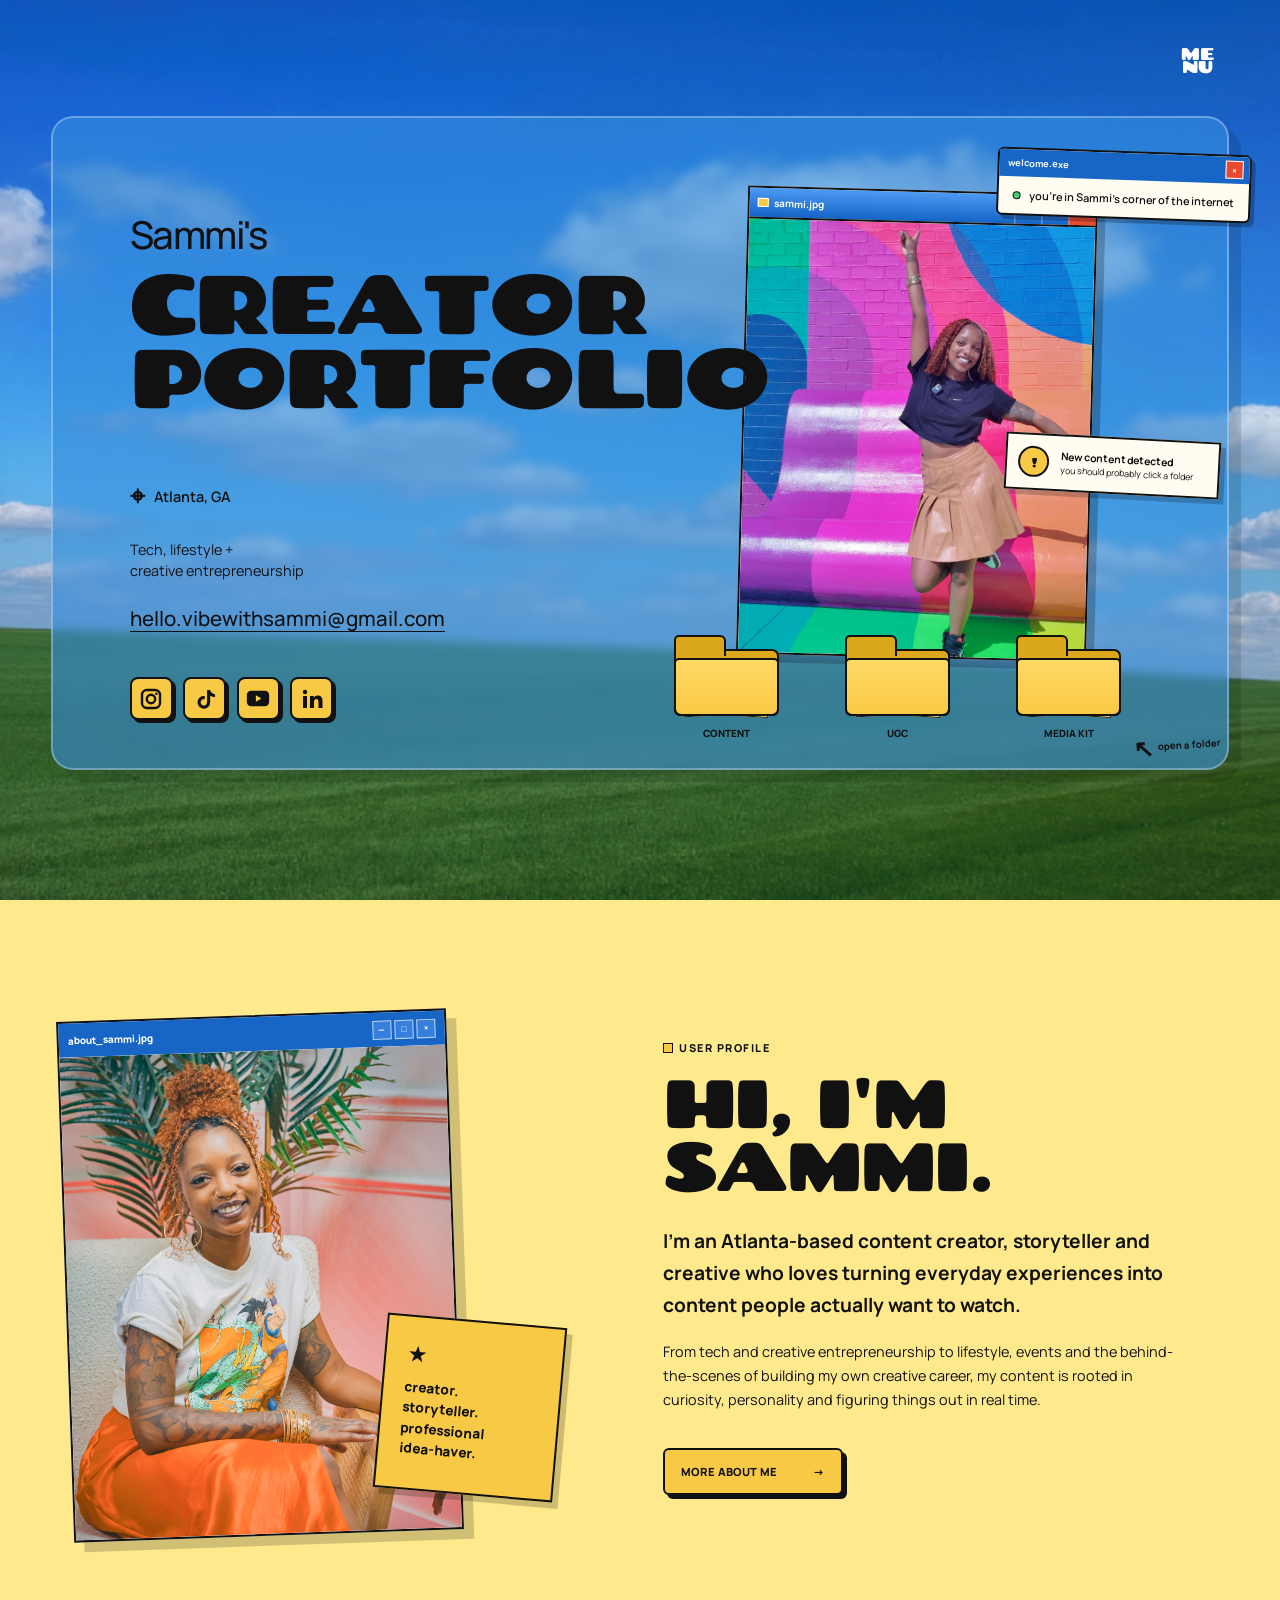
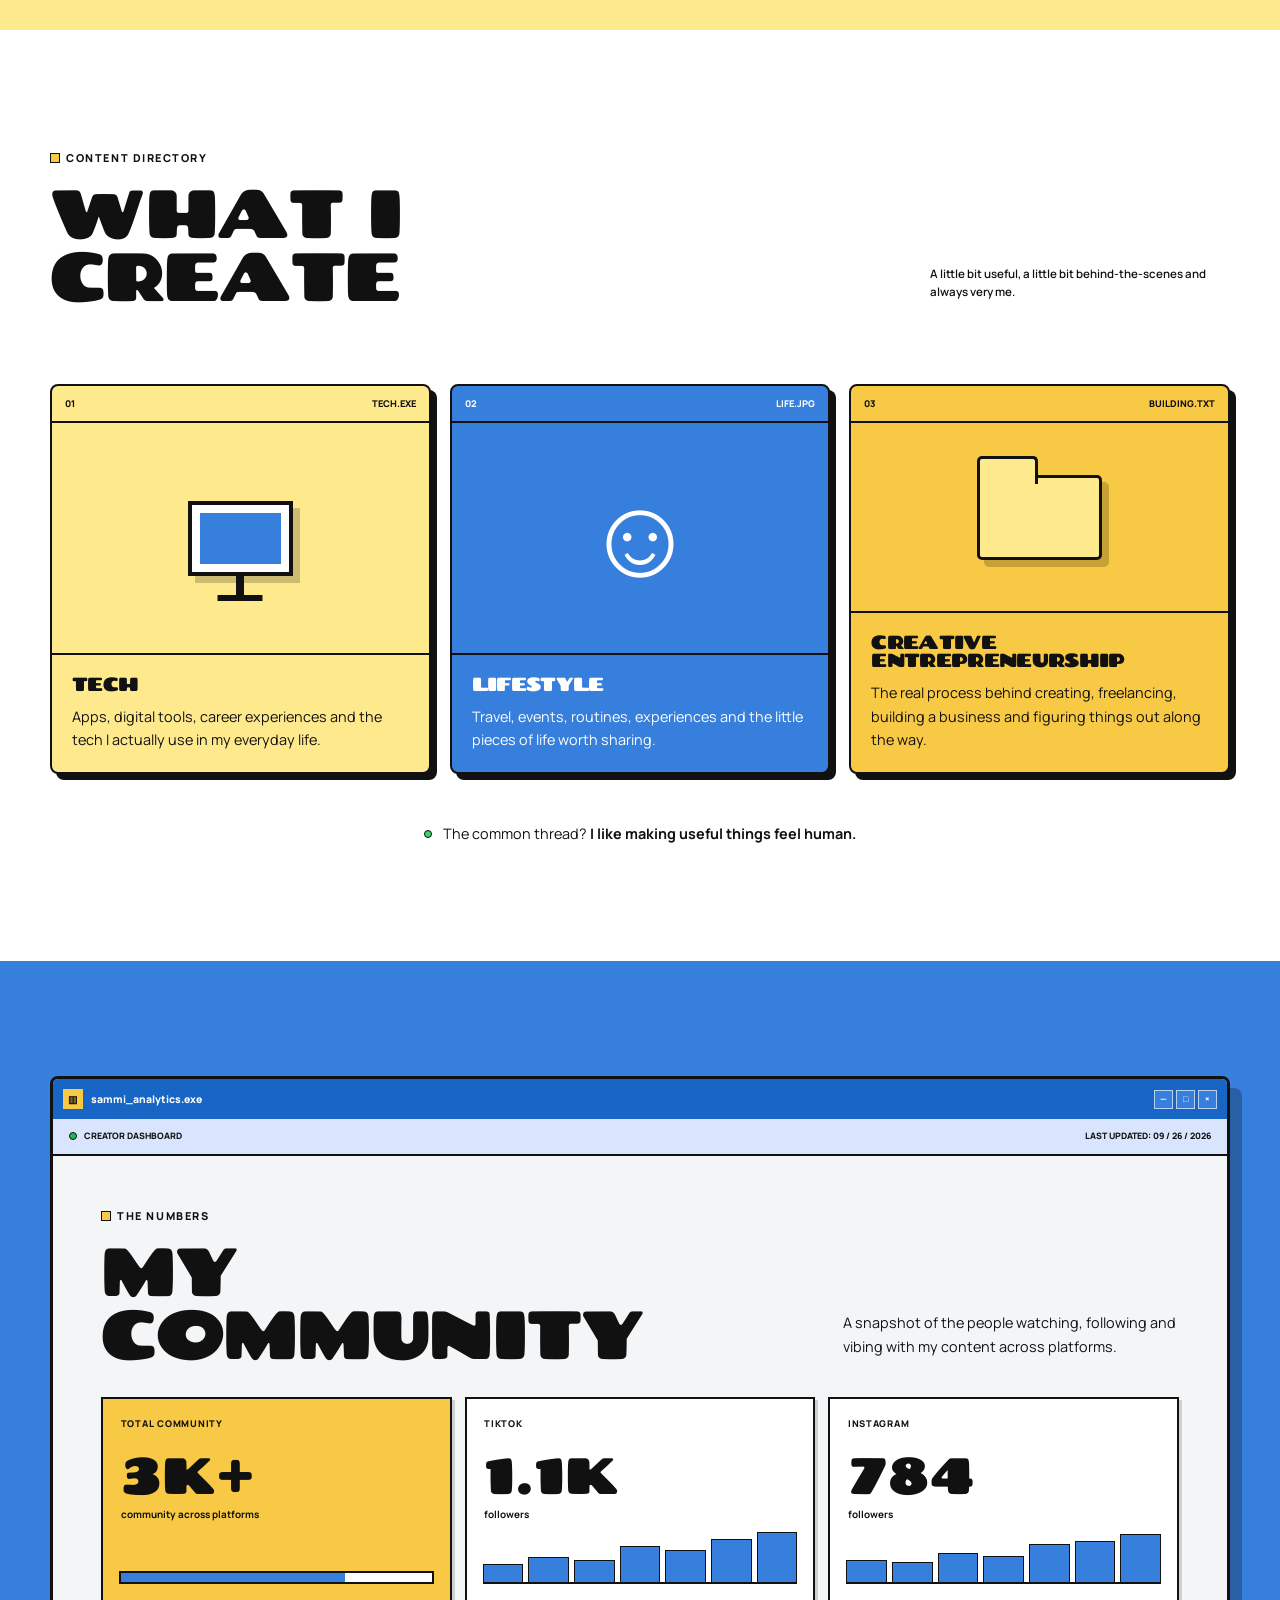
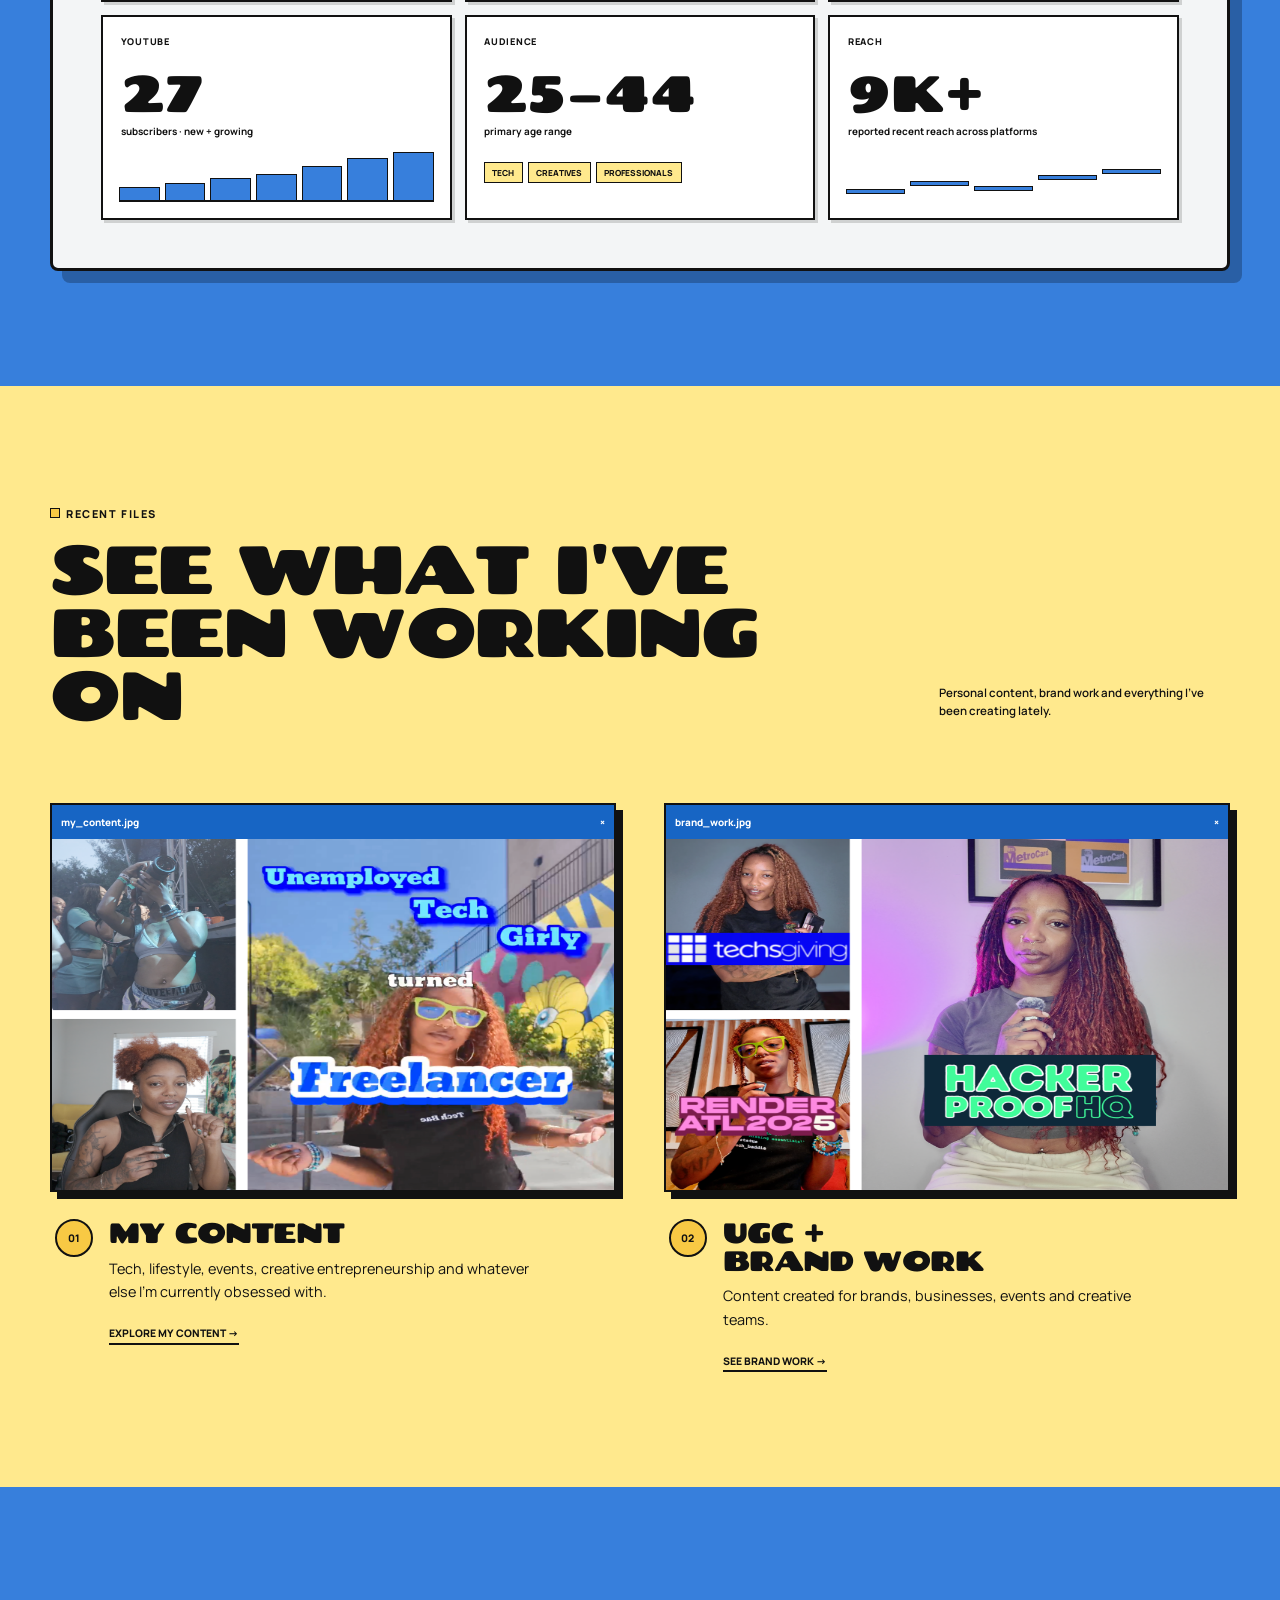
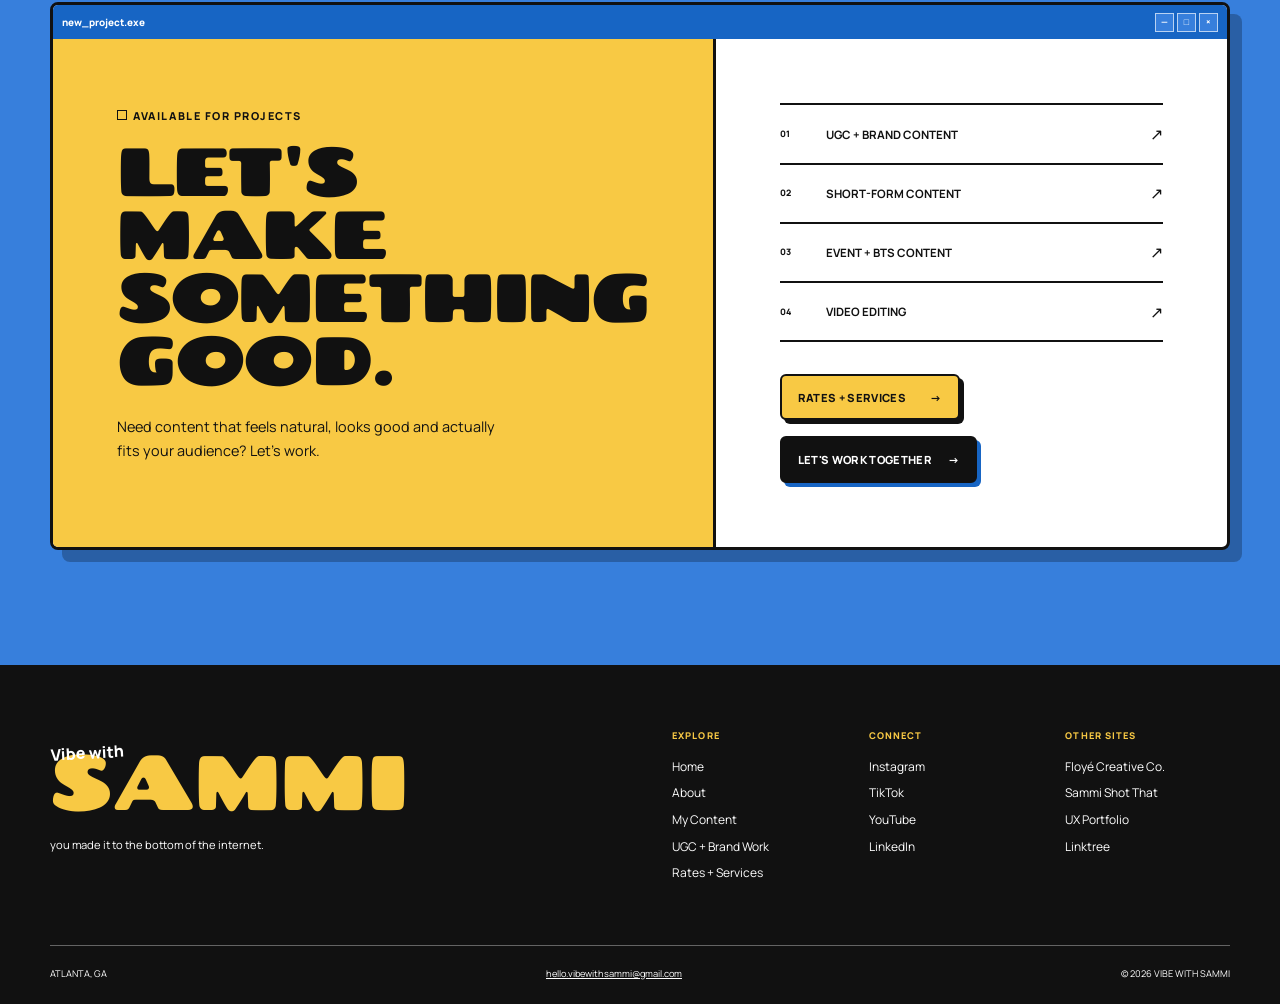
<file: index.html>
<!doctype html>

<html lang="en">
  <head>
    <meta charset="UTF-8" />

    <meta name="viewport" content="width=device-width, initial-scale=1.0" />

    <title>Vibe With Sammi</title>
    <link rel="icon" type="image/png" href="assets/favicon.png" />

    <link rel="preconnect" href="https://fonts.googleapis.com" />

    <link rel="preconnect" href="https://fonts.gstatic.com" crossorigin />

    <link
      href="https://fonts.googleapis.com/css2?family=Chango&family=Manrope:wght@400;500;600;700;800&display=swap"
      rel="stylesheet"
    />

    <link rel="stylesheet" href="style.css" />
    <!-- Google tag (gtag.js) -->
<script async src="https://www.googletagmanager.com/gtag/js?id=G-6ZRJ0PF7Z5"></script>
<script>
  window.dataLayer = window.dataLayer || [];
  function gtag(){dataLayer.push(arguments);}
  gtag('js', new Date());

  gtag('config', 'G-6ZRJ0PF7Z5');
</script>
  </head>

  <body>
    <header class="hero">
      <!-- =========================

         NAVIGATION

    ========================== -->

      <nav class="site-nav" aria-label="Main navigation">
        <div class="nav-shell">
          <div class="nav-panel" id="mainNav">
            <a href="index.html" class="nav-link active"> Home </a>

            <a href="about.html" class="nav-link"> About </a>

            <div class="nav-dropdown">
              <button
                class="nav-link recent-trigger"
                type="button"
                aria-expanded="false"
                aria-controls="recentWorkMenu"
              >
                Recent Work

                <span class="nav-arrow">⌄</span>
              </button>

              <div class="recent-dropdown" id="recentWorkMenu">
                <a href="content.html"> My Content </a>

                <a href="ugc.html"> UGC + Brand Work </a>
              </div>
            </div>

            <a href="services.html" class="nav-link"> Rates + Services </a>

            <a href="media-kit.html" class="nav-link"> Media Kit </a>

            <a href="contact.html" class="nav-link"> Contact </a>
          </div>

          <button
            class="menu-toggle"
            type="button"
            aria-label="Open navigation"
            aria-controls="mainNav"
            aria-expanded="false"
          >
            <span>ME</span>

            <span>NU</span>
          </button>
        </div>
      </nav>

      <!-- =========================

         HERO WINDOW

    ========================== -->

      <section class="hero-window">
        <!-- WELCOME POPUP -->

        <div class="mini-window welcome-window">
          <div class="mini-window-bar">
            <span> welcome.exe </span>

            <button type="button" aria-label="Close welcome message">×</button>
          </div>

          <div class="mini-window-content">
            <span class="status-dot"></span>

            <span> you're in Sammi's corner of the internet </span>
          </div>
        </div>

        <!-- LEFT SIDE -->

        <div class="hero-copy">
          <div class="hero-heading">
            <span class="hero-script"> Sammi's </span>

            <h1>
              CREATOR

              <br />

              PORTFOLIO
            </h1>
          </div>

          <div class="hero-details">
            <p class="location">
              <span>⌖</span>

              Atlanta, GA
            </p>

            <p class="niches">
              Tech, lifestyle +

              <br />

              creative entrepreneurship
            </p>

            <a href="mailto:hello.vibewithsammi@gmail.com" class="hero-email">
              hello.vibewithsammi@gmail.com
            </a>
          </div>

          <div class="hero-socials">
            <a
              href="https://www.instagram.com/vibewithsammi"
              target="_blank"
              rel="noopener noreferrer"
              aria-label="Instagram"
            >
              <img src="assets/icons/instagram.svg" alt="" />
            </a>
          
            <a
              href="https://www.tiktok.com/@vibewithsammii"
              target="_blank"
              rel="noopener noreferrer"
              aria-label="TikTok"
            >
              <img src="assets/icons/tiktok.svg" alt="" />
            </a>
          
            <a
              href="https://www.youtube.com/@vibewithsammi"
              target="_blank"
              rel="noopener noreferrer"
              aria-label="YouTube"
            >
              <img src="assets/icons/youtube.svg" alt="" />
            </a>
          
            <a
              href="https://www.linkedin.com/in/samantha-o-6384705a/"
              target="_blank"
              rel="noopener noreferrer"
              aria-label="LinkedIn"
            >
              <img src="assets/icons/linkedin.svg" alt="" />
            </a>
          </div>
        </div>

        <!-- RIGHT SIDE -->

        <div class="hero-visual">
          <!-- PHOTO WINDOW -->

          <div class="photo-window">
            <div class="photo-window-bar">
              <div class="photo-title">
                <span class="tiny-image-icon"></span>

                <span> sammi.jpg </span>
              </div>

              <div class="photo-controls">
                <span>—</span>

                <span>□</span>

                <span>×</span>
              </div>
            </div>

            <div class="photo-container">
              <img src="assets/images/sammi-hero.jpg" alt="Sammi" />
            </div>
          </div>

          <!-- NOTIFICATION -->

          <div class="desktop-notification">
            <div class="notification-icon">!</div>

            <div>
              <strong> New content detected </strong>

              <span> you should probably click a folder </span>
            </div>
          </div>

          <!-- FOLDERS -->

          <div class="folder-area">
            <!-- CONTENT -->

            <a href="content.html" class="desktop-folder folder-content">
              <div class="folder">
                <div class="folder-back"></div>

                <div class="folder-files">
                  <div class="folder-file file-one">
                    <span>▶</span>

                    youtube.mp4
                  </div>

                  <div class="folder-file file-two">
                    <span>♥</span>

                    tiktok.mov
                  </div>
                </div>

                <div class="folder-front"></div>
              </div>

              <span class="folder-label"> CONTENT </span>
            </a>

            <!-- UGC -->

            <a href="ugc.html" class="desktop-folder folder-ugc">
              <div class="folder">
                <div class="folder-back"></div>

                <div class="folder-files">
                  <div class="folder-file file-one">
                    <span>★</span>

                    collab.mp4
                  </div>

                  <div class="folder-file file-two">
                    <span>▶</span>

                    ugc.mov
                  </div>
                </div>

                <div class="folder-front"></div>
              </div>

              <span class="folder-label"> UGC </span>
            </a>

            <!-- MEDIA KIT -->

            <a href="media-kit.html" class="desktop-folder folder-media">
              <div class="folder">
                <div class="folder-back"></div>

                <div class="folder-files">
                  <div class="folder-file file-one">
                    <span>↗</span>

                    stats.pdf
                  </div>

                  <div class="folder-file file-two">
                    <span>+</span>

                    media_kit.pdf
                  </div>
                </div>

                <div class="folder-front"></div>
              </div>

              <span class="folder-label"> MEDIA KIT </span>
            </a>
          </div>

          <!-- CLICK NOTE -->

          <div class="click-note">
            <span class="cursor-arrow"> ↖ </span>

            <span> open a folder </span>
          </div>
        </div>
      </section>
    </header>

    <!-- =========================

     HOMEPAGE CONTENT

========================== -->

    <main class="home-main">
      <!-- =========================

         MEET SAMMI

    ========================== -->

      <section class="home-about" id="about-preview">
        <div class="home-section-shell about-shell">
          <div class="about-visual">
            <div class="about-photo-window">
              <div class="xp-window-bar">
                <span>about_sammi.jpg</span>

                <div class="xp-window-controls" aria-hidden="true">
                  <span>—</span>

                  <span>□</span>

                  <span>×</span>
                </div>
              </div>

              <div class="about-photo-frame">
                <img src="assets/images/sammi-about.jpg" alt="Sammi" />
              </div>
            </div>

            <div class="about-sticky-note">
              <span class="sticky-star">★</span>

              <p>
                creator.<br />

                storyteller.<br />

                professional<br />

                idea-haver.
              </p>
            </div>
          </div>

          <div class="about-copy">
            <span class="section-eyebrow"> USER PROFILE </span>

            <h2>
              HI, I'M<br />

              SAMMI.
            </h2>

            <p class="about-lead">
              I'm an Atlanta-based content creator, storyteller and creative who
              loves turning everyday experiences into content people actually
              want to watch.
            </p>

            <p>
              From tech and creative entrepreneurship to lifestyle, events and
              the behind-the-scenes of building my own creative career, my
              content is rooted in curiosity, personality and figuring things
              out in real time.
            </p>

            <a href="about.html" class="xp-button">
              MORE ABOUT ME

              <span>→</span>
            </a>
          </div>
        </div>
      </section>

      <!-- =========================

         CONTENT NICHES

    ========================== -->

      <section class="content-niches">
        <div class="home-section-shell">
          <div class="section-heading-row">
            <div>
              <span class="section-eyebrow"> CONTENT DIRECTORY </span>

              <h2>
                WHAT I<br />

                CREATE
              </h2>
            </div>

            <p class="section-side-copy">
              A little bit useful, a little bit behind-the-scenes and always
              very me.
            </p>
          </div>

          <div class="niche-grid">
            <!-- TECH -->

            <article class="niche-card niche-tech">
              <div class="niche-card-top">
                <span>01</span>

                <span>TECH.EXE</span>
              </div>

              <div class="niche-icon" aria-hidden="true">
                <span class="pixel-monitor">
                  <span></span>
                </span>
              </div>

              <div class="niche-card-copy">
                <h3>TECH</h3>

                <p>
                  Apps, digital tools, career experiences and the tech I
                  actually use in my everyday life.
                </p>
              </div>
            </article>

            <!-- LIFESTYLE -->

            <article class="niche-card niche-lifestyle">
              <div class="niche-card-top">
                <span>02</span>

                <span>LIFE.JPG</span>
              </div>

              <div class="niche-icon niche-smiley" aria-hidden="true">☺</div>

              <div class="niche-card-copy">
                <h3>LIFESTYLE</h3>

                <p>
                  Travel, events, routines, experiences and the little pieces of
                  life worth sharing.
                </p>
              </div>
            </article>

            <!-- CREATIVE ENTREPRENEURSHIP -->

            <article class="niche-card niche-creative">
              <div class="niche-card-top">
                <span>03</span>

                <span>BUILDING.TXT</span>
              </div>

              <div class="niche-icon niche-folder-icon" aria-hidden="true">
                <span></span>
              </div>

              <div class="niche-card-copy">
                <h3>
                  CREATIVE<br />

                  ENTREPRENEURSHIP
                </h3>

                <p>
                  The real process behind creating, freelancing, building a
                  business and figuring things out along the way.
                </p>
              </div>
            </article>
          </div>

          <div class="niche-footer-line">
            <span class="status-dot"></span>

            <p>
              The common thread?

              <strong> I like making useful things feel human. </strong>
            </p>
          </div>
        </div>
      </section>

      <!-- =========================
     ANALYTICS DASHBOARD
========================== -->

      <section class="analytics-section">
        <div class="home-section-shell">
          <div class="analytics-window">
            <div class="analytics-window-bar">
              <div class="analytics-window-title">
                <span class="analytics-icon">▥</span>

                <span>sammi_analytics.exe</span>
              </div>

              <div class="xp-window-controls" aria-hidden="true">
                <span>—</span>

                <span>□</span>

                <span>×</span>
              </div>
            </div>

            <div class="analytics-toolbar">
              <div>
                <span class="analytics-live-dot"></span>

                CREATOR DASHBOARD
              </div>

              <span>LAST UPDATED: 09 / 26 / 2026</span>
            </div>

            <div class="analytics-content">
              <div class="analytics-heading">
                <div>
                  <span class="section-eyebrow">THE NUMBERS</span>

                  <h2>MY COMMUNITY</h2>
                </div>

                <p>
                  A snapshot of the people watching, following and vibing with
                  my content across platforms.
                </p>
              </div>

              <div class="analytics-grid">
                <!-- TOTAL COMMUNITY -->

                <article class="stat-card stat-community">
                  <span class="stat-label">TOTAL COMMUNITY</span>

                  <strong>3K+</strong>

                  <span class="stat-caption">community across platforms</span>

                  <div class="fake-progress">
                    <span></span>
                  </div>
                </article>

                <!-- TIKTOK -->

                <article class="stat-card">
                  <span class="stat-platform">TIKTOK</span>

                  <strong>1.1K</strong>

                  <span class="stat-caption">followers</span>

                  <div class="mini-chart">
                    <span style="height: 34%"></span>

                    <span style="height: 48%"></span>

                    <span style="height: 42%"></span>

                    <span style="height: 68%"></span>

                    <span style="height: 61%"></span>

                    <span style="height: 82%"></span>

                    <span style="height: 94%"></span>
                  </div>
                </article>

                <!-- INSTAGRAM -->

                <article class="stat-card">
                  <span class="stat-platform">INSTAGRAM</span>

                  <strong>784</strong>

                  <span class="stat-caption">followers</span>

                  <div class="mini-chart">
                    <span style="height: 42%"></span>

                    <span style="height: 38%"></span>

                    <span style="height: 55%"></span>

                    <span style="height: 49%"></span>

                    <span style="height: 72%"></span>

                    <span style="height: 77%"></span>

                    <span style="height: 91%"></span>
                  </div>
                </article>

                <!-- YOUTUBE -->

                <article class="stat-card">
                  <span class="stat-platform">YOUTUBE</span>

                  <strong>27</strong>

                  <span class="stat-caption">subscribers · new + growing</span>

                  <div class="mini-chart">
                    <span style="height: 25%"></span>

                    <span style="height: 33%"></span>

                    <span style="height: 41%"></span>

                    <span style="height: 50%"></span>

                    <span style="height: 64%"></span>

                    <span style="height: 79%"></span>

                    <span style="height: 90%"></span>
                  </div>
                </article>

                <!-- AUDIENCE -->

                <article class="stat-card stat-audience">
                  <span class="stat-platform">AUDIENCE</span>

                  <strong>25–44</strong>

                  <span class="stat-caption">primary age range</span>

                  <div class="audience-tags">
                    <span>TECH</span>

                    <span>CREATIVES</span>

                    <span>PROFESSIONALS</span>
                  </div>
                </article>

                <!-- REACH -->

                <article class="stat-card stat-reach">
                  <span class="stat-platform">REACH</span>

                  <strong>9K+</strong>

                  <span class="stat-caption"
                    >reported recent reach across platforms</span
                  >

                  <div class="reach-line">
                    <span></span>

                    <span></span>

                    <span></span>

                    <span></span>

                    <span></span>
                  </div>
                </article>
              </div>
            </div>
          </div>
        </div>
      </section>

      <!-- =========================

         RECENT WORK

    ========================== -->

      <section class="home-work">
        <div class="home-section-shell">
          <div class="section-heading-row work-heading">
            <div>
              <span class="section-eyebrow"> RECENT FILES </span>

              <h2>
                SEE WHAT I'VE<br />

                BEEN WORKING ON
              </h2>
            </div>

            <p class="section-side-copy">
              Personal content, brand work and everything I've been creating
              lately.
            </p>
          </div>

          <div class="work-preview-grid">
            <!-- MY CONTENT -->

            <a href="content.html" class="work-preview-card">
              <div class="work-image-window">
                <div class="work-window-bar">
                  <span>my_content.jpg</span>

                  <span>×</span>
                </div>

                <div class="work-preview-image">
                  <img
                    src="assets/images/content-preview.png"
                    alt="Preview of Sammi's content"
                  />
                </div>
              </div>

              <div class="work-preview-copy">
                <span class="work-number"> 01 </span>

                <div>
                  <h3>MY CONTENT</h3>

                  <p>
                    Tech, lifestyle, events, creative entrepreneurship and
                    whatever else I'm currently obsessed with.
                  </p>

                  <span class="work-link"> EXPLORE MY CONTENT → </span>
                </div>
              </div>
            </a>

            <!-- UGC + BRAND WORK -->

            <a href="ugc.html" class="work-preview-card">
              <div class="work-image-window">
                <div class="work-window-bar">
                  <span>brand_work.jpg</span>

                  <span>×</span>
                </div>

                <div class="work-preview-image">
                  <img
                    src="assets/images/ugc-preview.png"
                    alt="Preview of Sammi's UGC and brand work"
                  />
                </div>
              </div>

              <div class="work-preview-copy">
                <span class="work-number"> 02 </span>

                <div>
                  <h3>
                    UGC +<br />

                    BRAND WORK
                  </h3>

                  <p>
                    Content created for brands, businesses, events and creative
                    teams.
                  </p>

                  <span class="work-link"> SEE BRAND WORK → </span>
                </div>
              </div>
            </a>
          </div>
        </div>
      </section>

      <!-- =========================

         WORK WITH ME

    ========================== -->

      <section class="work-with-me">
        <div class="home-section-shell work-with-me-shell">
          <div class="hire-window">
            <div class="hire-window-bar">
              <span>new_project.exe</span>

              <div class="xp-window-controls" aria-hidden="true">
                <span>—</span>

                <span>□</span>

                <span>×</span>
              </div>
            </div>

            <div class="hire-window-content">
              <div class="hire-copy">
                <span class="section-eyebrow"> AVAILABLE FOR PROJECTS </span>

                <h2>
                  LET'S MAKE<br />

                  SOMETHING<br />

                  GOOD.
                </h2>

                <p>
                  Need content that feels natural, looks good and actually fits
                  your audience? Let's work.
                </p>
              </div>

              <div class="services-preview">
                <div class="service-row">
                  <span>01</span>

                  <strong>UGC + BRAND CONTENT</strong>

                  <span>↗</span>
                </div>

                <div class="service-row">
                  <span>02</span>

                  <strong>SHORT-FORM CONTENT</strong>

                  <span>↗</span>
                </div>

                <div class="service-row">
                  <span>03</span>

                  <strong>EVENT + BTS CONTENT</strong>

                  <span>↗</span>
                </div>

                <div class="service-row">
                  <span>04</span>

                  <strong>VIDEO EDITING</strong>

                  <span>↗</span>
                </div>

                <div class="hire-actions">
                  <a href="services.html" class="xp-button">
                    RATES + SERVICES

                    <span>→</span>
                  </a>

                  <a href="contact.html" class="xp-button xp-button-dark">
                    LET'S WORK TOGETHER

                    <span>→</span>
                  </a>
                </div>
              </div>
            </div>
          </div>
        </div>
      </section>
    </main>

    <!-- =========================
     FOOTER
========================== -->

    <footer class="site-footer">
      <div class="footer-shell">
        <div class="footer-brand">
          <span class="footer-script">Vibe with</span>

          <strong>SAMMI</strong>

          <p>you made it to the bottom of the internet.</p>
        </div>

        <div class="footer-links">
          <div>
            <span>EXPLORE</span>

            <a href="index.html">Home</a>
            <a href="about.html">About</a>
            <a href="content.html">My Content</a>
            <a href="ugc.html">UGC + Brand Work</a>
            <a href="services.html">Rates + Services</a>
          </div>

          <div>
            <span>CONNECT</span>

            <a href="https://www.instagram.com/vibewithsammi">Instagram</a>
            <a href="https://www.tiktok.com/@vibewithsammii">TikTok</a>
            <a href="https://www.youtube.com/@vibewithsammi">YouTube</a>
            <a href="https://www.linkedin.com/in/samantha-o-6384705a/"
              >LinkedIn</a
            >
          </div>

          <div>
            <span>OTHER SITES</span>

            <a
              href="https://floyecreative.co/"
              target="_blank"
              rel="noopener noreferrer"
            >
              Floyé Creative Co.
            </a>

            <a
              href="https://www.sammishotthat.com/"
              target="_blank"
              rel="noopener noreferrer"
            >
              Sammi Shot That
            </a>

            <a
              href="https://www.samoyen.com/"
              target="_blank"
              rel="noopener noreferrer"
            >
              UX Portfolio
            </a>

            <a
              href="https://www.vibewithsammi.com/linktree.html"
              target="_blank"
              rel="noopener noreferrer"
            >
              Linktree
            </a>
          </div>
        </div>

        <div class="footer-bottom">
          <span>ATLANTA, GA</span>

          <a href="mailto:hello.vibewithsammi@gmail.com">
            hello.vibewithsammi@gmail.com
          </a>

          <span>© 2026 VIBE WITH SAMMI</span>
        </div>
      </div>
    </footer>

    <script src="main.js"></script>
  </body>
</html>
</file>
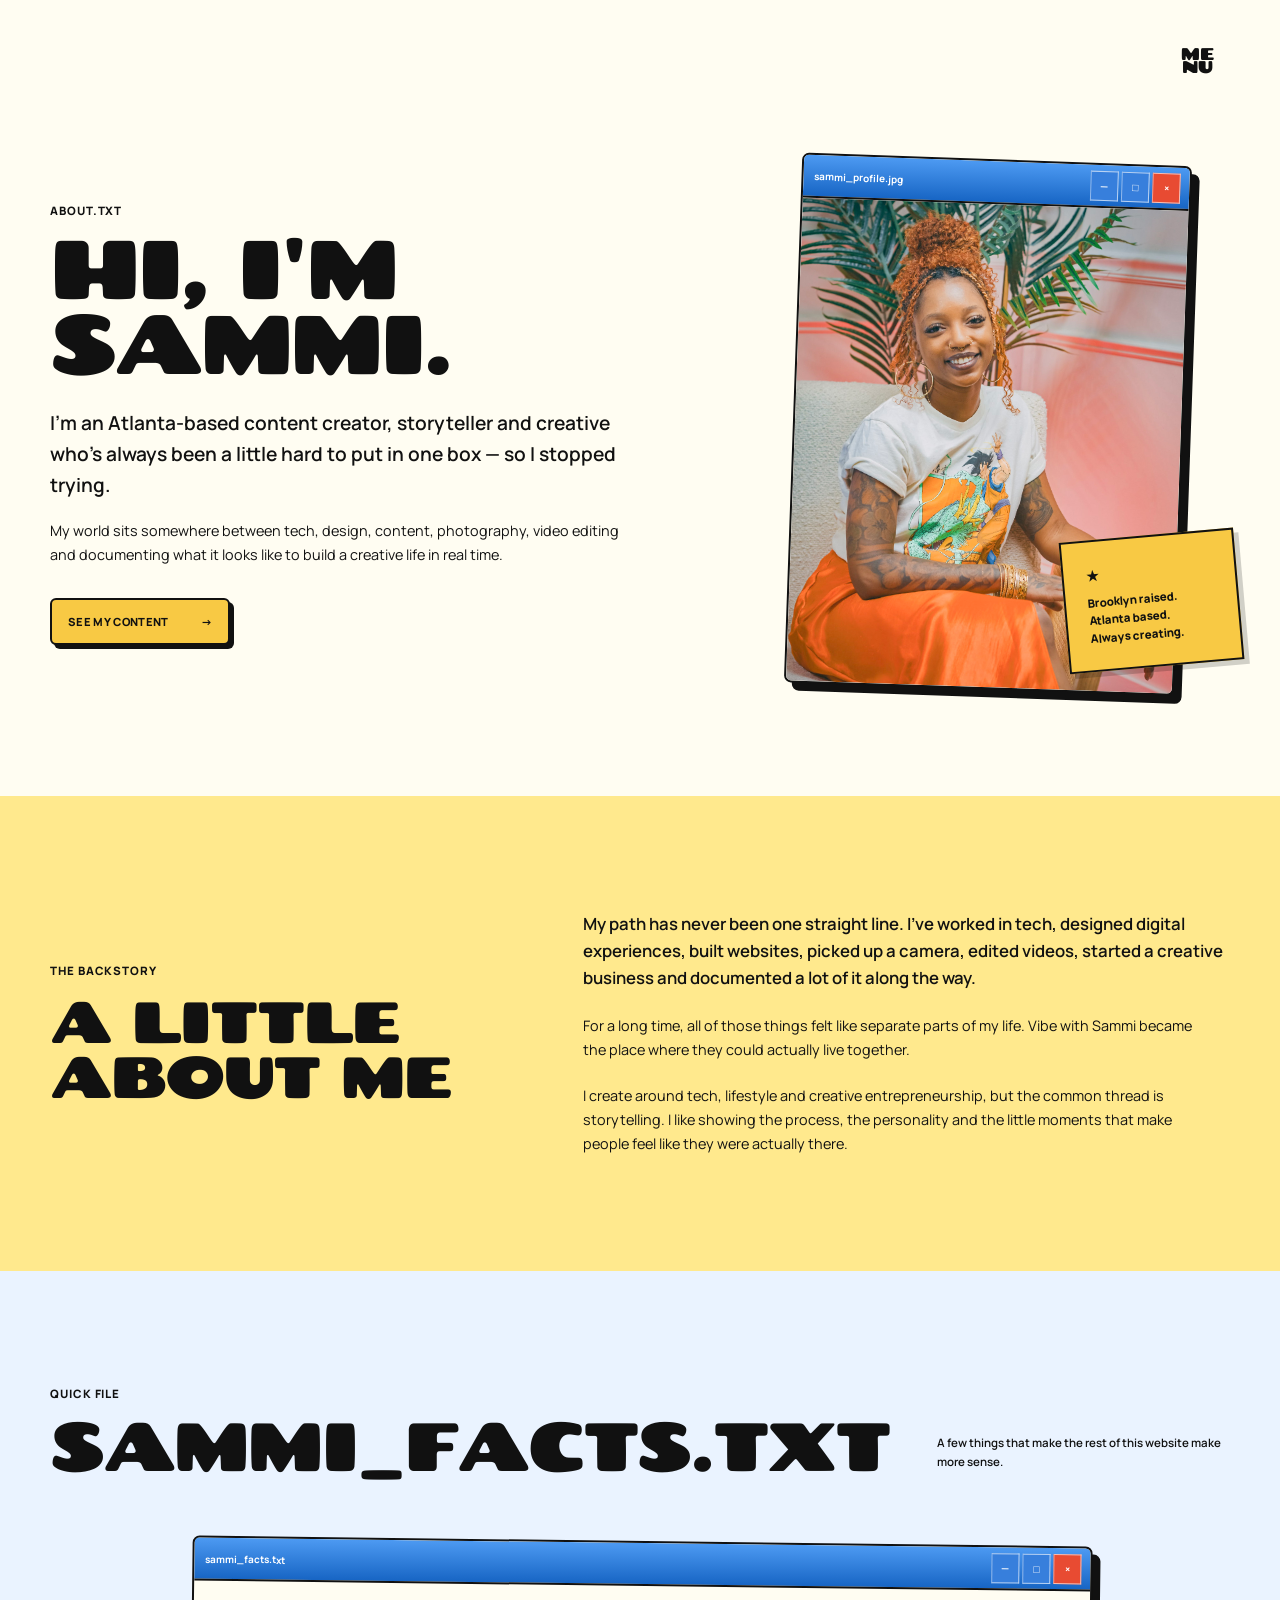
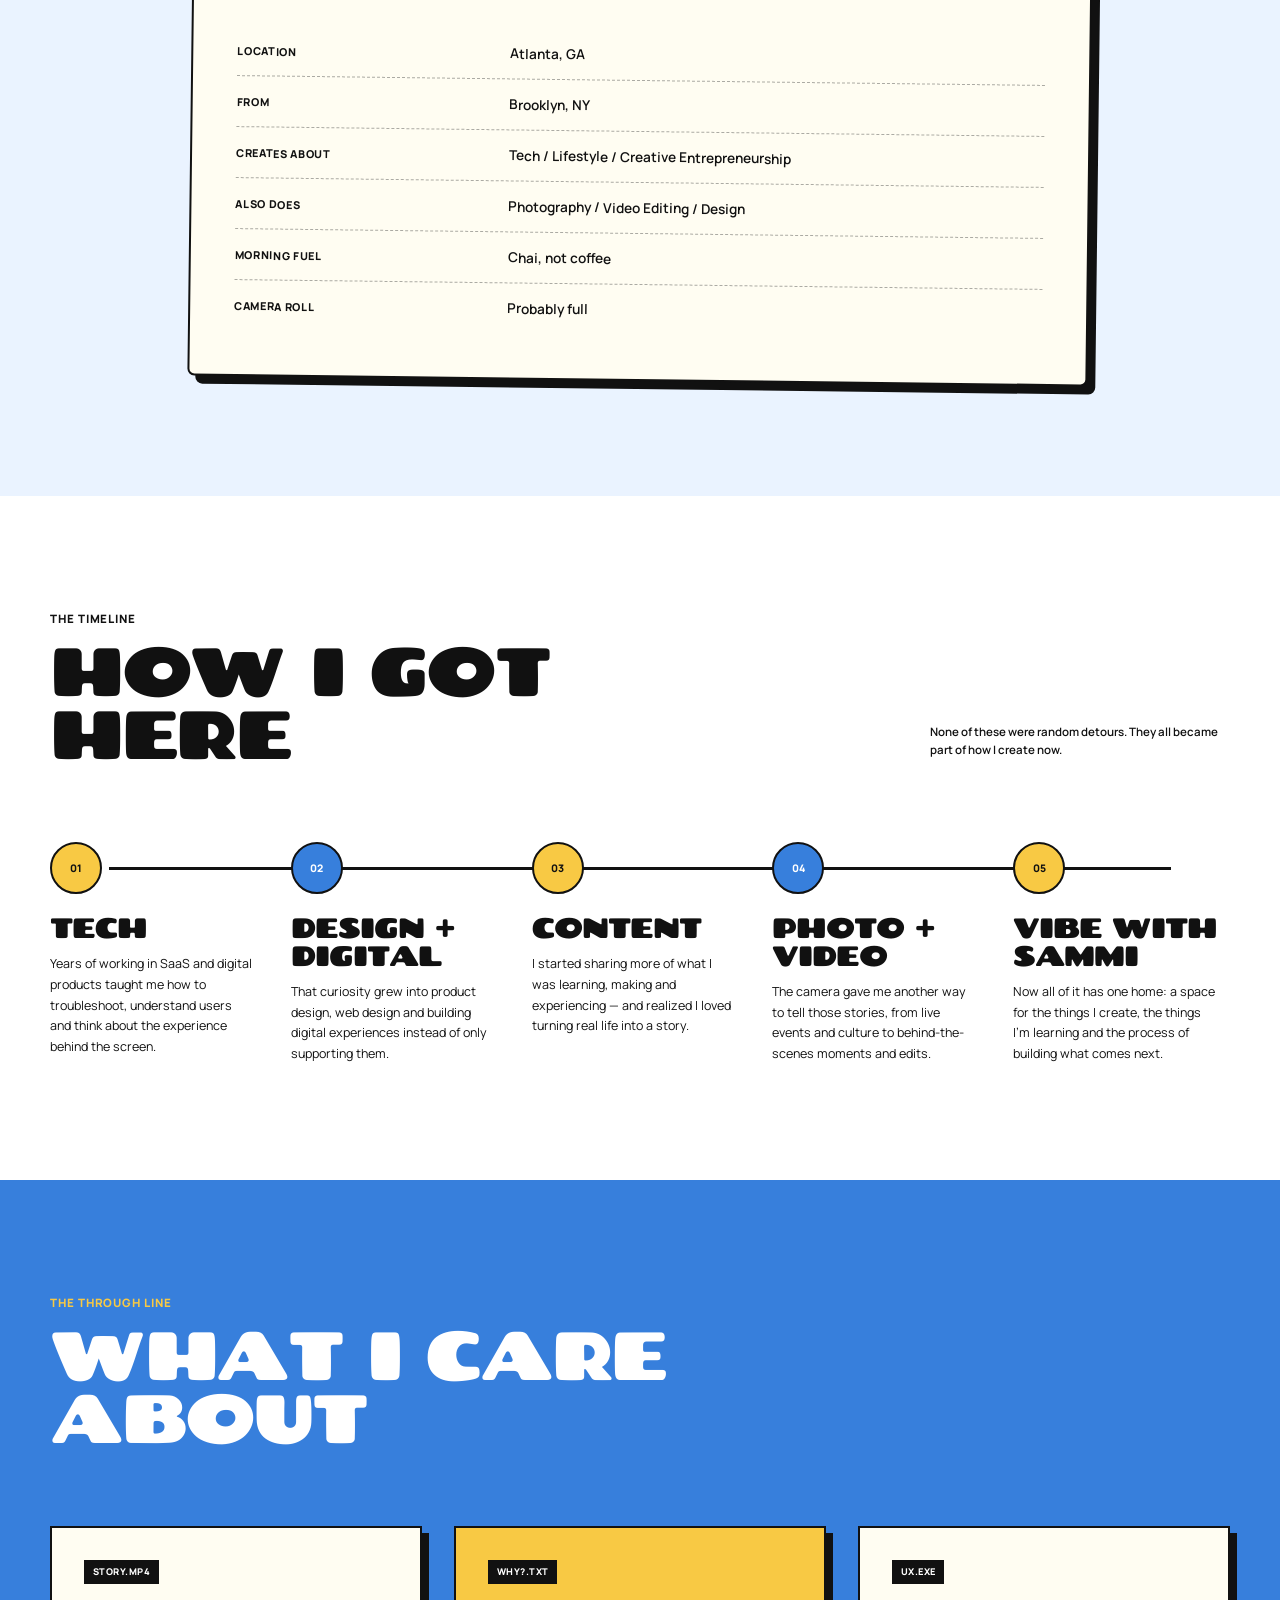
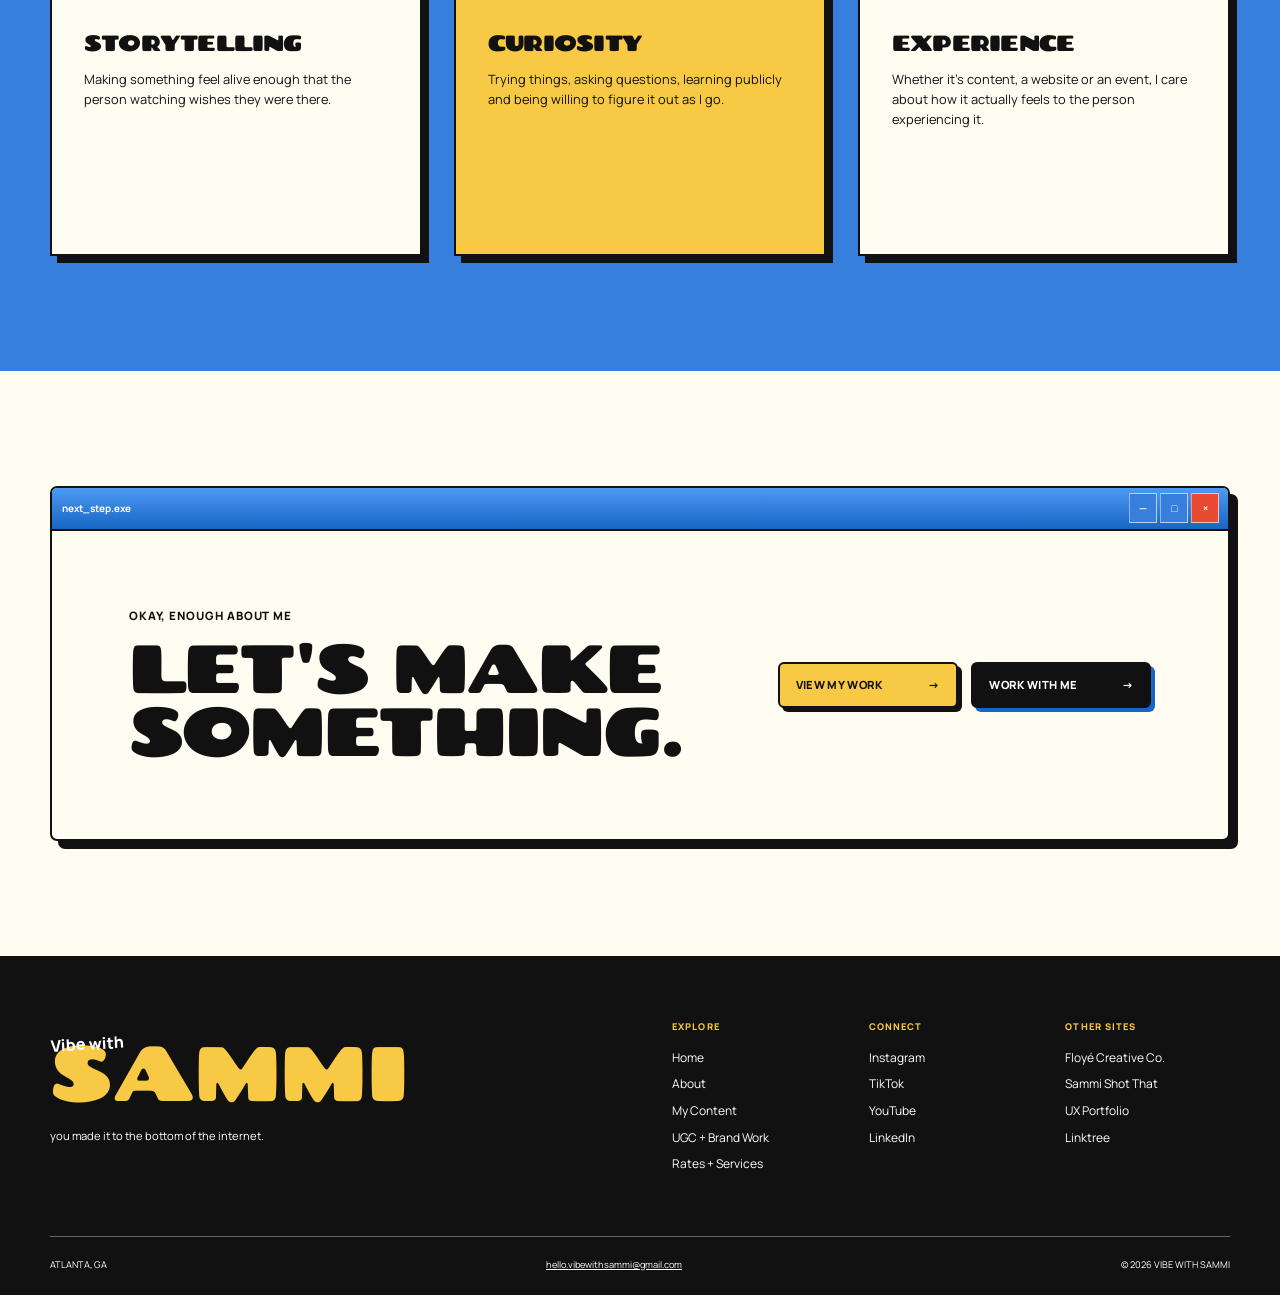
<file: about.html>
<!doctype html>
<html lang="en">
  <head>
    <meta charset="UTF-8" />
    <meta name="viewport" content="width=device-width, initial-scale=1.0" />
    <title>About | Vibe With Sammi</title>
    <link rel="icon" type="image/png" href="assets/favicon.png" />

    <link rel="preconnect" href="https://fonts.googleapis.com" />
    <link rel="preconnect" href="https://fonts.gstatic.com" crossorigin />
    <link
      href="https://fonts.googleapis.com/css2?family=Chango&family=Manrope:wght@400;500;600;700;800&display=swap"
      rel="stylesheet"
    />
    <link rel="stylesheet" href="style.css" />
    <!-- Google tag (gtag.js) -->
<script async src="https://www.googletagmanager.com/gtag/js?id=G-6ZRJ0PF7Z5"></script>
<script>
  window.dataLayer = window.dataLayer || [];
  function gtag(){dataLayer.push(arguments);}
  gtag('js', new Date());

  gtag('config', 'G-6ZRJ0PF7Z5');
</script>
  </head>
  <body class="about-page">
    <header class="page-header">
      <nav class="site-nav" aria-label="Main navigation">
        <div class="nav-shell">
          <div class="nav-panel" id="mainNav">
            <a href="index.html" class="nav-link"> Home </a>

            <a href="about.html" class="nav-link active"> About </a>

            <div class="nav-dropdown">
              <button
                class="nav-link recent-trigger"
                type="button"
                aria-expanded="false"
                aria-controls="recentWorkMenu"
              >
                Recent Work

                <span class="nav-arrow">⌄</span>
              </button>

              <div class="recent-dropdown" id="recentWorkMenu">
                <a href="content.html"> My Content </a>

                <a href="ugc.html"> UGC + Brand Work </a>
              </div>
            </div>

            <a href="services.html" class="nav-link"> Rates + Services </a>

            <a href="media-kit.html" class="nav-link"> Media Kit </a>

            <a href="contact.html" class="nav-link"> Contact </a>
          </div>

          <button
            class="menu-toggle"
            type="button"
            aria-label="Open navigation"
            aria-controls="mainNav"
            aria-expanded="false"
          >
            <span>ME</span>

            <span>NU</span>
          </button>
        </div>
      </nav>
    </header>

    <main class="page-main">
      <section class="page-hero about-page-hero">
        <div class="page-shell about-hero-grid">
          <div class="page-hero-copy">
            <span class="section-eyebrow">ABOUT.TXT</span>
            <h1>HI, I'M<br />SAMMI.</h1>
            <p class="lead-copy">
              I'm an Atlanta-based content creator, storyteller and creative
              who's always been a little hard to put in one box — so I stopped
              trying.
            </p>
            <p>
              My world sits somewhere between tech, design, content,
              photography, video editing and documenting what it looks like to
              build a creative life in real time.
            </p>
            <div class="button-row">
              <a href="content.html" class="xp-button"
                >SEE MY CONTENT <span>→</span></a
              >
            </div>
          </div>
          <div class="about-hero-visual">
            <div class="xp-window about-profile-window">
              <div class="xp-window-bar">
                <span>sammi_profile.jpg</span>
                <div class="xp-window-controls" aria-hidden="true">
                  <span>—</span><span>□</span><span>×</span>
                </div>
              </div>
              <div class="about-profile-image">
                <img src="assets/images/sammi-about.jpg" alt="Sammi" />
              </div>
            </div>
            <div class="sticky-note about-hero-note">
              <span>★</span>
              <p>Brooklyn raised.<br />Atlanta based.<br />Always creating.</p>
            </div>
          </div>
        </div>
      </section>

      <section class="page-section story-section">
        <div class="page-shell split-section">
          <div>
            <span class="section-eyebrow">THE BACKSTORY</span>
            <h2>A LITTLE<br />ABOUT ME</h2>
          </div>
          <div class="body-stack">
            <p class="lead-copy">
              My path has never been one straight line. I've worked in tech,
              designed digital experiences, built websites, picked up a camera,
              edited videos, started a creative business and documented a lot of
              it along the way.
            </p>
            <p>
              For a long time, all of those things felt like separate parts of
              my life. Vibe with Sammi became the place where they could
              actually live together.
            </p>
            <p>
              I create around tech, lifestyle and creative entrepreneurship, but
              the common thread is storytelling. I like showing the process, the
              personality and the little moments that make people feel like they
              were actually there.
            </p>
          </div>
        </div>
      </section>

      <section class="page-section facts-section">
        <div class="page-shell">
          <div class="section-heading-row">
            <div>
              <span class="section-eyebrow">QUICK FILE</span>
              <h2>SAMMI_FACTS.TXT</h2>
            </div>
            <p class="section-side-copy">
              A few things that make the rest of this website make more sense.
            </p>
          </div>
          <div class="xp-window facts-window">
            <div class="xp-window-bar">
              <span>sammi_facts.txt</span>
              <div class="xp-window-controls" aria-hidden="true">
                <span>—</span><span>□</span><span>×</span>
              </div>
            </div>
            <dl class="facts-list">
              <div>
                <dt>LOCATION</dt>
                <dd>Atlanta, GA</dd>
              </div>
              <div>
                <dt>FROM</dt>
                <dd>Brooklyn, NY</dd>
              </div>
              <div>
                <dt>CREATES ABOUT</dt>
                <dd>Tech / Lifestyle / Creative Entrepreneurship</dd>
              </div>
              <div>
                <dt>ALSO DOES</dt>
                <dd>Photography / Video Editing / Design</dd>
              </div>
              <div>
                <dt>MORNING FUEL</dt>
                <dd>Chai, not coffee</dd>
              </div>
              <div>
                <dt>CAMERA ROLL</dt>
                <dd>Probably full</dd>
              </div>
            </dl>
          </div>
        </div>
      </section>

      <section class="page-section journey-section">
        <div class="page-shell">
          <div class="section-heading-row">
            <div>
              <span class="section-eyebrow">THE TIMELINE</span>
              <h2>HOW I GOT<br />HERE</h2>
            </div>
            <p class="section-side-copy">
              None of these were random detours. They all became part of how I
              create now.
            </p>
          </div>
          <div class="journey-track">
            <article class="journey-step">
              <span class="step-number">01</span>
              <h3>TECH</h3>
              <p>
                Years of working in SaaS and digital products taught me how to
                troubleshoot, understand users and think about the experience
                behind the screen.
              </p>
            </article>
            <article class="journey-step">
              <span class="step-number">02</span>
              <h3>DESIGN + DIGITAL</h3>
              <p>
                That curiosity grew into product design, web design and building
                digital experiences instead of only supporting them.
              </p>
            </article>
            <article class="journey-step">
              <span class="step-number">03</span>
              <h3>CONTENT</h3>
              <p>
                I started sharing more of what I was learning, making and
                experiencing — and realized I loved turning real life into a
                story.
              </p>
            </article>
            <article class="journey-step">
              <span class="step-number">04</span>
              <h3>PHOTO + VIDEO</h3>
              <p>
                The camera gave me another way to tell those stories, from live
                events and culture to behind-the-scenes moments and edits.
              </p>
            </article>
            <article class="journey-step">
              <span class="step-number">05</span>
              <h3>VIBE WITH SAMMI</h3>
              <p>
                Now all of it has one home: a space for the things I create, the
                things I'm learning and the process of building what comes next.
              </p>
            </article>
          </div>
        </div>
      </section>

      <section class="page-section values-section">
        <div class="page-shell">
          <div class="section-heading-row">
            <div>
              <span class="section-eyebrow">THE THROUGH LINE</span>
              <h2>WHAT I CARE<br />ABOUT</h2>
            </div>
          </div>
          <div class="three-card-grid">
            <article class="feature-card">
              <span class="card-file">STORY.MP4</span>
              <h3>STORYTELLING</h3>
              <p>
                Making something feel alive enough that the person watching
                wishes they were there.
              </p>
            </article>
            <article class="feature-card">
              <span class="card-file">WHY?.TXT</span>
              <h3>CURIOSITY</h3>
              <p>
                Trying things, asking questions, learning publicly and being
                willing to figure it out as I go.
              </p>
            </article>
            <article class="feature-card">
              <span class="card-file">UX.EXE</span>
              <h3>EXPERIENCE</h3>
              <p>
                Whether it's content, a website or an event, I care about how it
                actually feels to the person experiencing it.
              </p>
            </article>
          </div>
        </div>
      </section>

      <section class="page-section about-cta-section">
        <div class="page-shell">
          <div class="xp-window cta-window">
            <div class="xp-window-bar">
              <span>next_step.exe</span>
              <div class="xp-window-controls" aria-hidden="true">
                <span>—</span><span>□</span><span>×</span>
              </div>
            </div>
            <div class="cta-window-content">
              <div>
                <span class="section-eyebrow">OKAY, ENOUGH ABOUT ME</span>
                <h2>LET'S MAKE<br />SOMETHING.</h2>
              </div>
              <div class="cta-actions">
                <a href="content.html" class="xp-button"
                  >VIEW MY WORK <span>→</span></a
                ><a href="contact.html" class="xp-button xp-button-dark"
                  >WORK WITH ME <span>→</span></a
                >
              </div>
            </div>
          </div>
        </div>
      </section>
    </main>

     <!-- =========================
     FOOTER
========================== -->

<footer class="site-footer">
  <div class="footer-shell">
    <div class="footer-brand">
      <span class="footer-script">Vibe with</span>

      <strong>SAMMI</strong>

      <p>you made it to the bottom of the internet.</p>
    </div>

    <div class="footer-links">
      <div>
        <span>EXPLORE</span>

        <a href="index.html">Home</a>
        <a href="about.html">About</a>
        <a href="content.html">My Content</a>
        <a href="ugc.html">UGC + Brand Work</a>
        <a href="services.html">Rates + Services</a>
      </div>

      <div>
        <span>CONNECT</span>

        <a href="https://www.instagram.com/vibewithsammi">Instagram</a>
        <a href="https://www.tiktok.com/@vibewithsammii">TikTok</a>
        <a href="https://www.youtube.com/@vibewithsammi">YouTube</a>
        <a href="https://www.linkedin.com/in/samantha-o-6384705a/"
          >LinkedIn</a
        >
      </div>

      <div>
        <span>OTHER SITES</span>

        <a
          href="https://floyecreative.co/"
          target="_blank"
          rel="noopener noreferrer"
        >
          Floyé Creative Co.
        </a>

        <a
          href="https://www.sammishotthat.com/"
          target="_blank"
          rel="noopener noreferrer"
        >
          Sammi Shot That
        </a>

        <a
          href="https://www.samoyen.com/"
          target="_blank"
          rel="noopener noreferrer"
        >
          UX Portfolio
        </a>

        <a
          href="https://www.vibewithsammi.com/linktree.html"
          target="_blank"
          rel="noopener noreferrer"
        >
          Linktree
        </a>
      </div>
    </div>

    <div class="footer-bottom">
      <span>ATLANTA, GA</span>

      <a href="mailto:hello.vibewithsammi@gmail.com">
        hello.vibewithsammi@gmail.com
      </a>

      <span>© 2026 VIBE WITH SAMMI</span>
    </div>
  </div>
</footer>
    <script src="main.js"></script>
  </body>
</html>
</file>
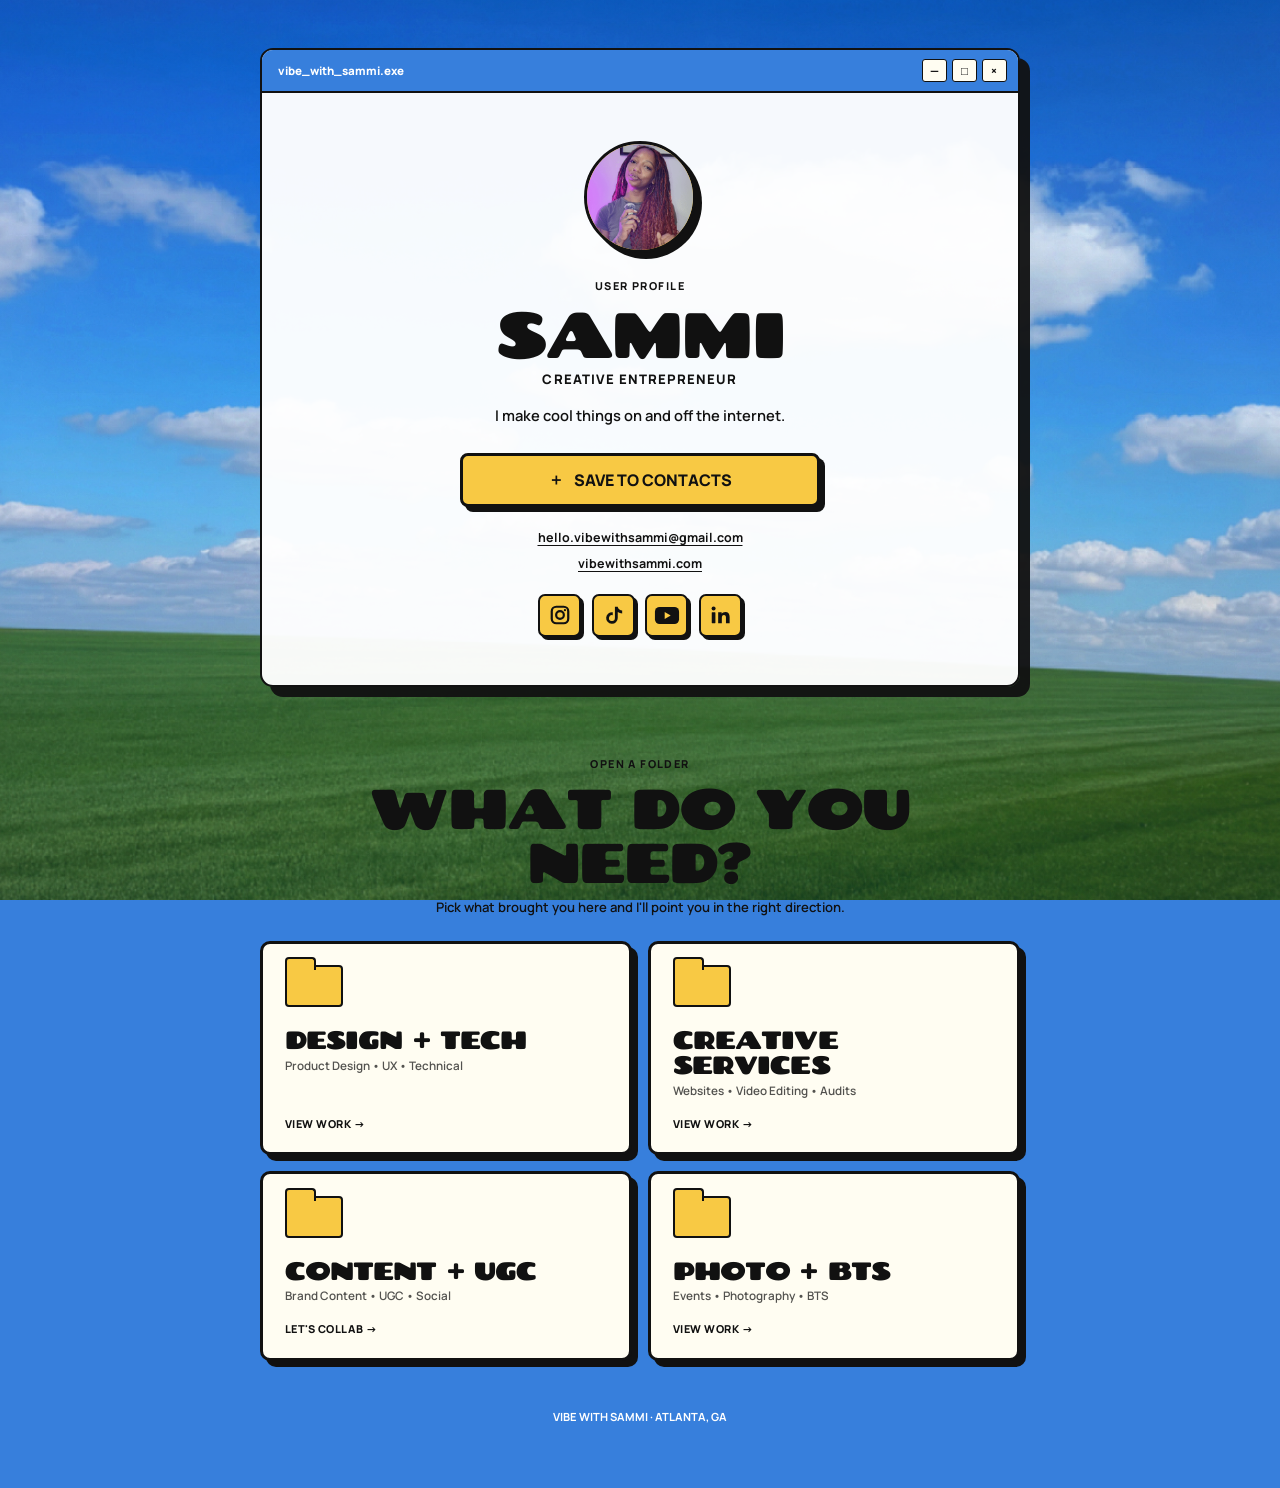
<file: connect.html>
<!doctype html>
<html lang="en">
<head>
  <meta charset="UTF-8" />
  <meta name="viewport" content="width=device-width, initial-scale=1.0" />
  <meta name="theme-color" content="#377fdc" />
  <title>Connect With Sammi</title>
  <link rel="icon" type="image/png" href="assets/favicon.png" />

  <link rel="preconnect" href="https://fonts.googleapis.com" />
  <link rel="preconnect" href="https://fonts.gstatic.com" crossorigin />
  <link href="https://fonts.googleapis.com/css2?family=Chango&family=Manrope:wght@400;500;600;700;800&display=swap" rel="stylesheet" />

  <!-- Google tag (gtag.js) -->
<script async src="https://www.googletagmanager.com/gtag/js?id=G-6ZRJ0PF7Z5"></script>
<script>
  window.dataLayer = window.dataLayer || [];
  function gtag(){dataLayer.push(arguments);}
  gtag('js', new Date());

  gtag('config', 'G-6ZRJ0PF7Z5');
</script>

  <style>
    :root {
      --blue: #377fdc;
      --blue-dark: #1765c4;
      --blue-light: #71b4ed;
      --yellow: #f8c944;
      --cream: #fffdf2;
      --white: #ffffff;
      --black: #111111;
      --display: "Chango", sans-serif;
      --body: "Manrope", sans-serif;
      --border: 2px solid var(--black);
      --shadow: 7px 7px 0 var(--black);
    }

    * { box-sizing: border-box; }

    html { scroll-behavior: smooth; }

    body {
      margin: 0;
      min-height: 100vh;
      overflow-x: hidden;
      background:
        linear-gradient(rgba(55,127,220,.10), rgba(55,127,220,.10)),
        url("assets/hero-background.png") center / cover fixed,
        var(--blue);
      color: var(--black);
      font-family: var(--body);
    }

    a, button { font: inherit; }

    a { color: inherit; }

    .connect-page {
      width: min(100% - 2rem, 760px);
      margin: 0 auto;
      padding: 3rem 0 4rem;
    }

    .eyebrow {
      display: inline-block;
      margin-bottom: .65rem;
      font-size: .68rem;
      font-weight: 800;
      letter-spacing: .13em;
      text-transform: uppercase;
    }

    /* DIGITAL BUSINESS CARD */
    .profile-window {
      background: rgba(255,255,255,.96);
      border: var(--border);
      border-radius: 13px;
      box-shadow: 10px 10px 0 rgba(17,17,17,.95);
      overflow: hidden;
    }

    .window-bar {
      min-height: 42px;
      padding: .55rem .7rem .55rem 1rem;
      display: flex;
      align-items: center;
      justify-content: space-between;
      gap: 1rem;
      background: var(--blue);
      border-bottom: var(--border);
      color: var(--white);
      font-size: .72rem;
      font-weight: 800;
    }

    .window-controls {
      display: flex;
      gap: .3rem;
      color: var(--black);
    }

    .window-controls span {
      width: 25px;
      height: 23px;
      display: grid;
      place-items: center;
      background: var(--cream);
      border: 1.5px solid var(--black);
      border-radius: 3px;
      font-size: .72rem;
      line-height: 1;
    }

    .profile-content {
      padding: clamp(1.5rem, 6vw, 3rem);
      text-align: center;
    }

    .avatar {
      width: 112px;
      height: 112px;
      margin: 0 auto 1.25rem;
      display: block;
      object-fit: cover;
      border: 3px solid var(--black);
      border-radius: 50%;
      background: var(--yellow);
      box-shadow: 6px 6px 0 var(--black);
    }

    h1, h2, h3, p { margin-top: 0; }

    h1, h2, h3 {
      font-family: var(--display);
      font-weight: 400;
      letter-spacing: -.035em;
    }

    h1 {
      margin-bottom: .4rem;
      font-size: clamp(2.25rem, 10vw, 4rem);
      line-height: .95;
    }

    .title {
      margin-bottom: 1rem;
      font-size: .82rem;
      font-weight: 800;
      text-transform: uppercase;
      letter-spacing: .08em;
    }

    .tagline {
      max-width: 390px;
      margin: 0 auto 1.6rem;
      font-size: .92rem;
      font-weight: 600;
      line-height: 1.55;
    }

    .save-contact {
      width: min(100%, 360px);
      min-height: 54px;
      margin: 0 auto 1.35rem;
      padding: .8rem 1.2rem;
      display: flex;
      align-items: center;
      justify-content: center;
      gap: .6rem;
      background: var(--yellow);
      border: 3px solid var(--black);
      border-radius: 8px;
      box-shadow: 5px 5px 0 var(--black);
      color: var(--black);
      font-weight: 800;
      text-decoration: none;
      cursor: pointer;
      transition: transform 160ms ease, box-shadow 160ms ease;
    }

    .save-contact:hover {
      transform: translate(3px, 3px);
      box-shadow: 2px 2px 0 var(--black);
    }

    .contact-lines {
      display: grid;
      gap: .55rem;
      margin-bottom: 1.4rem;
    }

    .contact-lines a {
      width: fit-content;
      max-width: 100%;
      margin: auto;
      font-size: .78rem;
      font-weight: 700;
      text-decoration-thickness: 1px;
      text-underline-offset: 3px;
      overflow-wrap: anywhere;
    }

    .socials {
      display: flex;
      justify-content: center;
      gap: .65rem;
      flex-wrap: wrap;
    }

    .socials a {
      width: 43px;
      height: 43px;
      display: grid;
      place-items: center;
      background: var(--yellow);
      border: var(--border);
      border-radius: 7px;
      box-shadow: 3px 3px 0 var(--black);
      text-decoration: none;
      transition: transform 160ms ease, box-shadow 160ms ease, background 160ms ease;
    }

    .socials a:hover {
      background: var(--white);
      transform: translate(2px, 2px);
      box-shadow: 1px 1px 0 var(--black);
    }

    .socials img {
      display: block;
      width: 22px;
      height: 22px;
      object-fit: contain;
    }

    .socials a[aria-label="YouTube"] img { width: 26px; }

    /* ========================================
   TEMP: CULTURECON GALLERY
   DELETE THIS WHOLE BLOCK AFTER CULTURECON
   ======================================== */

.culturecon-gallery {
  margin-top: 2.5rem;
}

.culturecon-window {
  overflow: hidden;
  background: var(--cream);
  border: 3px solid var(--black);
  border-radius: 12px;
  box-shadow: 7px 7px 0 var(--black);
}

.culturecon-window-bar {
  min-height: 40px;
  padding: .55rem .85rem;
  display: flex;
  align-items: center;
  justify-content: space-between;
  gap: 1rem;
  background: var(--yellow);
  border-bottom: 3px solid var(--black);
  font-size: .72rem;
  font-weight: 800;
}

.culturecon-content {
  padding: clamp(1.5rem, 5vw, 2.5rem);
  text-align: center;
}

.culturecon-content h2 {
  margin-bottom: .7rem;
  font-size: clamp(2rem, 8vw, 3.4rem);
  line-height: .95;
}

.culturecon-content p {
  max-width: 470px;
  margin: 0 auto 1.4rem;
  font-size: .86rem;
  font-weight: 600;
  line-height: 1.55;
}

.culturecon-button {
  width: min(100%, 360px);
  min-height: 54px;
  margin: 0 auto;
  padding: .85rem 1.2rem;
  display: flex;
  align-items: center;
  justify-content: center;
  background: var(--blue);
  border: 3px solid var(--black);
  border-radius: 8px;
  box-shadow: 5px 5px 0 var(--black);
  color: var(--white);
  font-size: .78rem;
  font-weight: 800;
  letter-spacing: .04em;
  text-decoration: none;
  transition: transform 160ms ease, box-shadow 160ms ease;
}

.culturecon-button:hover {
  transform: translate(3px, 3px);
  box-shadow: 2px 2px 0 var(--black);
}

/* END TEMP: CULTURECON GALLERY */

    /* ROUTING / FOLDERS */
    .needs-section {
      margin-top: 4rem;
    }

    .needs-heading {
      margin-bottom: 1.5rem;
      text-align: center;
    }

    .needs-heading h2 {
      margin-bottom: .55rem;
      font-size: clamp(2rem, 8vw, 3.5rem);
      line-height: .95;
    }

    .needs-heading p {
      max-width: 480px;
      margin: 0 auto;
      font-size: .82rem;
      font-weight: 600;
      line-height: 1.55;
    }

    .need-grid {
      display: grid;
      grid-template-columns: repeat(2, minmax(0, 1fr));
      gap: 1rem;
    }

    .need-card {
      min-width: 0;
      min-height: 175px;
      padding: 1.35rem;
      display: flex;
      flex-direction: column;
      justify-content: space-between;
      background: var(--cream);
      border: 3px solid var(--black);
      border-radius: 10px;
      box-shadow: 6px 6px 0 var(--black);
      text-decoration: none;
      transition: transform 170ms ease, box-shadow 170ms ease, background 170ms ease;
    }

    .need-card:hover {
      background: var(--white);
      transform: translate(4px, 4px);
      box-shadow: 2px 2px 0 var(--black);
    }

    .folder-icon {
      position: relative;
      width: 58px;
      height: 42px;
      margin-bottom: 1.25rem;
      background: var(--yellow);
      border: 2px solid var(--black);
      border-radius: 4px;
    }

    .folder-icon::before {
      content: "";
      position: absolute;
      top: -10px;
      left: -2px;
      width: 27px;
      height: 11px;
      background: var(--yellow);
      border: 2px solid var(--black);
      border-bottom: 0;
      border-radius: 4px 4px 0 0;
    }

    .need-card h3 {
      margin-bottom: .35rem;
      font-size: clamp(1.15rem, 4vw, 1.55rem);
      line-height: 1;
    }

    .need-card p {
      margin-bottom: 1rem;
      font-size: .73rem;
      font-weight: 600;
      line-height: 1.45;
      opacity: .72;
    }

    .open-link {
      font-size: .68rem;
      font-weight: 800;
      letter-spacing: .05em;
      text-transform: uppercase;
    }

    .footer {
      padding-top: 3rem;
      text-align: center;
      color: var(--white);
      font-size: .7rem;
      font-weight: 700;
    }

    @media (max-width: 520px) {
      .connect-page {
        width: min(100% - 1.5rem, 760px);
        padding-top: 1.25rem;
      }

      .profile-content { padding: 1.6rem 1.15rem 1.75rem; }

      .avatar {
        width: 96px;
        height: 96px;
      }

      .window-bar { font-size: .66rem; }

      .need-grid { gap: .8rem; }

      .need-card {
        min-height: 158px;
        padding: 1rem;
      }

      .folder-icon {
        width: 48px;
        height: 35px;
        margin-bottom: 1rem;
      }

      .folder-icon::before {
        top: -9px;
        width: 23px;
        height: 10px;
      }
    }

    @media (max-width: 360px) {
      .need-grid { grid-template-columns: 1fr; }
    }

    @media (prefers-reduced-motion: reduce) {
      *, *::before, *::after {
        scroll-behavior: auto !important;
        transition: none !important;
      }
    }
  </style>
</head>

<body>
  <main class="connect-page">

    <section class="profile-window" aria-labelledby="sammi-name">
      <div class="window-bar">
        <span>vibe_with_sammi.exe</span>
        <div class="window-controls" aria-hidden="true">
          <span>—</span><span>□</span><span>×</span>
        </div>
      </div>

      <div class="profile-content">
        <!-- Change this image if you want a different Connect-page photo -->
        <img class="avatar" src="assets/avatar.gif" alt="Sammi" />

        <span class="eyebrow">USER PROFILE</span>
        <h1 id="sammi-name">SAMMI</h1>
        <p class="title">Creative Entrepreneur</p>
        <p class="tagline">I make cool things on and off the internet.</p>

        <button class="save-contact" id="saveContact" type="button">
          <span aria-hidden="true">＋</span>
          SAVE TO CONTACTS
        </button>

        <div class="contact-lines">
          <a href="mailto:hello.vibewithsammi@gmail.com">hello.vibewithsammi@gmail.com</a>
          <a href="https://www.vibewithsammi.com" target="_blank" rel="noopener noreferrer">vibewithsammi.com</a>
        </div>

        <nav class="socials" aria-label="Social media">
          <a href="https://www.instagram.com/vibewithsammi" target="_blank" rel="noopener noreferrer" aria-label="Instagram">
            <img src="assets/icons/instagram.svg" alt="" />
          </a>
          <a href="https://www.tiktok.com/@vibewithsammii" target="_blank" rel="noopener noreferrer" aria-label="TikTok">
            <img src="assets/icons/tiktok.svg" alt="" />
          </a>
          <a href="https://www.youtube.com/@vibewithsammi" target="_blank" rel="noopener noreferrer" aria-label="YouTube">
            <img src="assets/icons/youtube.svg" alt="" />
          </a>
          <a href="https://www.linkedin.com/in/samantha-o-6384705a/" target="_blank" rel="noopener noreferrer" aria-label="LinkedIn">
            <img src="assets/icons/linkedin.svg" alt="" />
          </a>
        </nav>
      </div>
    </section>

    <!-- TEMP: CULTURECON GALLERY — REMOVE AFTER OCT 2026 -->
<!-- <section class="culturecon-gallery" aria-labelledby="culturecon-title">
  <div class="culturecon-window">
    <div class="culturecon-window-bar">
      <span>culturecon_photos.exe</span>
      <span aria-hidden="true">📸</span>
    </div>

    <div class="culturecon-content">
      <span class="eyebrow">CULTURECON NYC 2026</span>

      <h2 id="culturecon-title">DID I SNAP YOU?</h2>

      <p>
        Day 1 & 2 photos are now live. Browse the gallery, find your photo, and flex. Don’t forget to tag me @vibewithsammi 📸
      </p>

      <a
        class="culturecon-button"
        href="https://floyecreativeco.pixieset.com/culturecon2026/"
        target="_blank"
        rel="noopener noreferrer"
      >
        VIEW CULTURECON PHOTOS →
      </a>
    </div>
  </div>
</section> -->
<!-- END TEMP: CULTURECON GALLERY -->

    <section class="needs-section" aria-labelledby="needs-title">
      <div class="needs-heading">
        <span class="eyebrow">OPEN A FOLDER</span>
        <h2 id="needs-title">WHAT DO YOU NEED?</h2>
        <p>Pick what brought you here and I'll point you in the right direction.</p>
      </div>

      <div class="need-grid">

        <a class="need-card" href="https://samoyen.com" target="_blank" rel="noopener noreferrer">
          <div>
            <div class="folder-icon" aria-hidden="true"></div>
            <h3>DESIGN + TECH</h3>
            <p>Product Design • UX • Technical</p>
          </div>
          <span class="open-link">VIEW WORK →</span>
        </a>

        <a class="need-card" href="https://floyecreative.co/" target="_blank" rel="noopener noreferrer">
          <div>
            <div class="folder-icon" aria-hidden="true"></div>
            <h3>CREATIVE SERVICES</h3>
            <p>Websites • Video Editing • Audits</p>
          </div>
          <span class="open-link">VIEW WORK →</span>
        </a>

        <a class="need-card" href="index.html">
          <div>
            <div class="folder-icon" aria-hidden="true"></div>
            <h3>CONTENT + UGC</h3>
            <p>Brand Content • UGC • Social</p>
          </div>
          <span class="open-link">LET'S COLLAB →</span>
        </a>

        <a class="need-card" href="https://www.sammishotthat.com/" target="_blank" rel="noopener noreferrer">
          <div>
            <div class="folder-icon" aria-hidden="true"></div>
            <h3>PHOTO + BTS</h3>
            <p>Events • Photography • BTS</p>
          </div>
          <span class="open-link">VIEW WORK →</span>
        </a>

      </div>
    </section>

    <footer class="footer">
      VIBE WITH SAMMI · ATLANTA, GA
    </footer>
  </main>

  <script>
    const contact = {
      firstName: "Sammi",
      lastName: "Oyeniyi",
      organization: "Vibe With Sammi",
      title: "Creative Entrepreneur",
      email: "hello.vibewithsammi@gmail.com",
      website: "https://www.vibewithsammi.com",
      photo: "assets/images/avatar.png"
    };
  
    function escapeVCard(value) {
      return value
        .replace(/\\/g, "\\\\")
        .replace(/\n/g, "\\n")
        .replace(/,/g, "\\,")
        .replace(/;/g, "\\;");
    }
  
    async function imageToBase64(imagePath) {
      const response = await fetch(imagePath);
  
      if (!response.ok) {
        throw new Error("Could not load contact photo.");
      }
  
      const blob = await response.blob();
  
      return new Promise((resolve, reject) => {
        const reader = new FileReader();
  
        reader.onloadend = () => {
          // Removes "data:image/jpeg;base64," from the beginning
          const base64 = reader.result.split(",")[1];
          resolve(base64);
        };
  
        reader.onerror = reject;
        reader.readAsDataURL(blob);
      });
    }
  
    document
      .getElementById("saveContact")
      .addEventListener("click", async () => {
        try {
          // Convert avatar to Base64 so it can live inside the VCF
          const photoBase64 = await imageToBase64(contact.photo);
  
          const vcard = [
            "BEGIN:VCARD",
            "VERSION:3.0",
  
            `N:${escapeVCard(contact.lastName)};${escapeVCard(
              contact.firstName
            )};;;`,
  
            `FN:${escapeVCard(
              contact.firstName + " " + contact.lastName
            )}`,
  
            `ORG:${escapeVCard(contact.organization)}`,
  
            `TITLE:${escapeVCard(contact.title)}`,
  
            `EMAIL;TYPE=INTERNET:${contact.email}`,
  
            `URL:${contact.website}`,
  
            // Embedded contact photo
            `PHOTO;ENCODING=b;TYPE=JPEG:${photoBase64}`,
  
            "END:VCARD"
          ].join("\r\n");
  
          // Create the VCF
          const blob = new Blob([vcard], {
            type: "text/vcard;charset=utf-8"
          });
  
          const url = URL.createObjectURL(blob);
          const link = document.createElement("a");
  
          link.href = url;
          link.download = "sammi-oyeniyi.vcf";
  
          document.body.appendChild(link);
          link.click();
          link.remove();
  
          // Clean up temporary browser URL
          setTimeout(() => {
            URL.revokeObjectURL(url);
          }, 1000);
  
        } catch (error) {
          console.error("Error creating contact card:", error);
  
          alert(
            "Something went wrong while creating the contact card. Please try again."
          );
        }
      });
  </script>
</body>
</html>
</file>
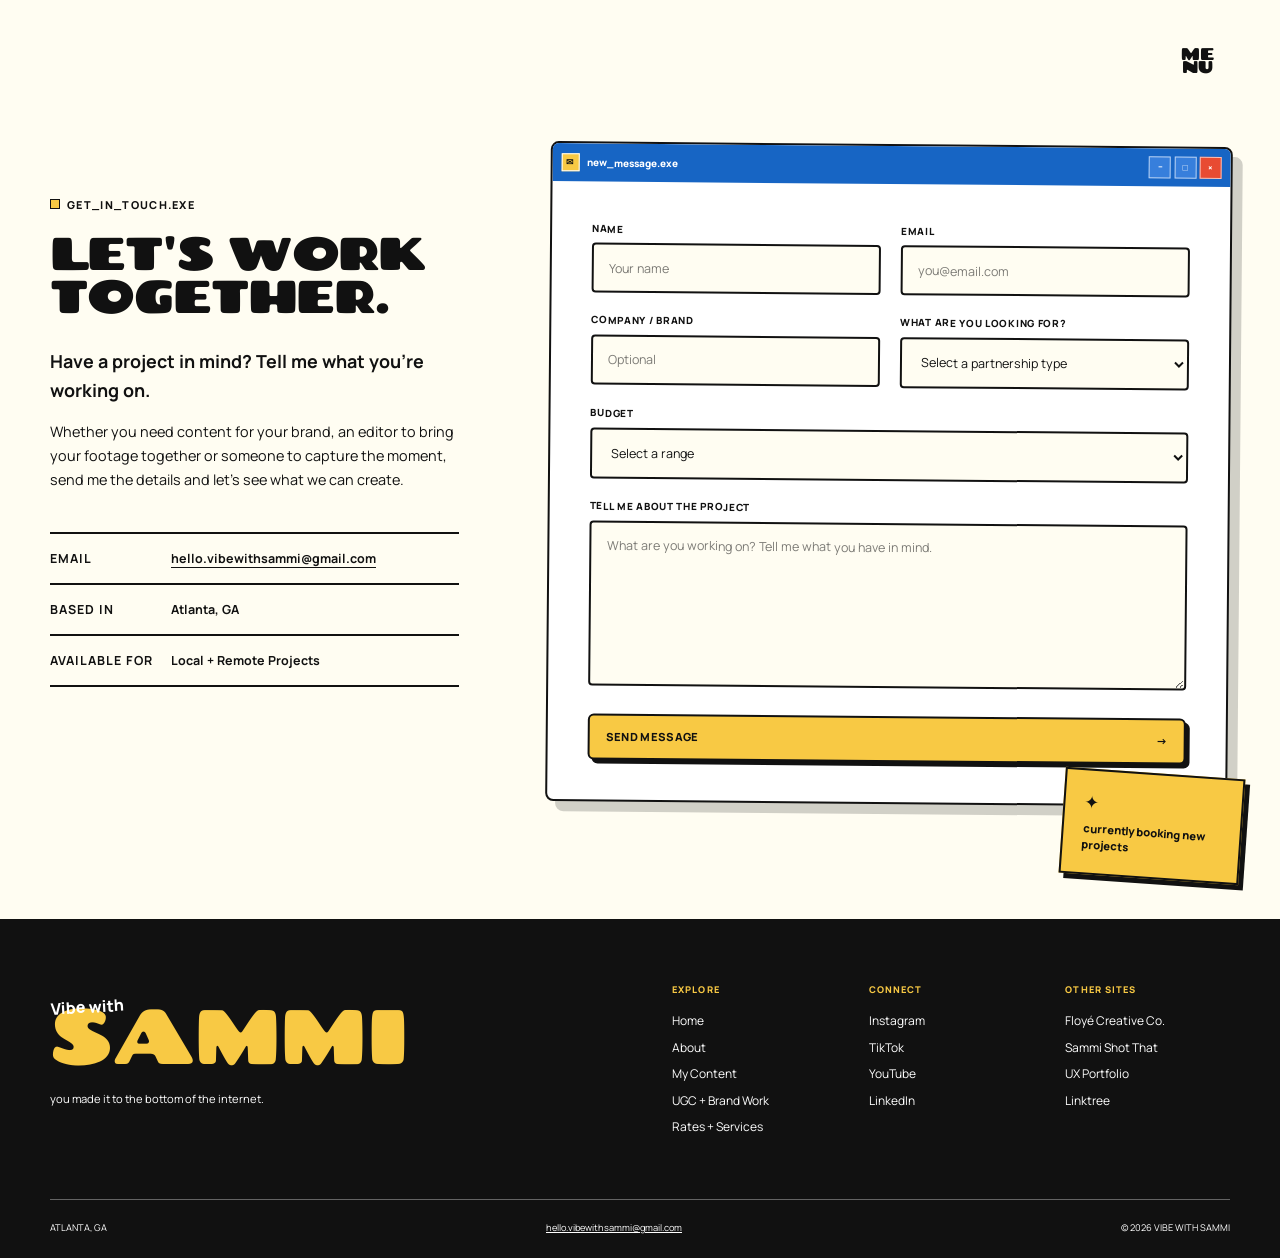
<file: contact.html>
<!DOCTYPE html>
<html lang="en">
<head>
  <meta charset="UTF-8">

  <meta
    name="viewport"
    content="width=device-width, initial-scale=1.0"
  >
  <link rel="icon" type="image/png" href="assets/favicon.png" />


  <title>Contact | Vibe with Sammi</title>

  <meta
    name="description"
    content="Work with Sammi on UGC, brand content, video editing, event photography and behind-the-scenes content."
  >

  <link rel="preconnect" href="https://fonts.googleapis.com">
  <link rel="preconnect" href="https://fonts.gstatic.com" crossorigin>

  <link
    href="https://fonts.googleapis.com/css2?family=Chango&family=Manrope:wght@400;500;600;700;800&display=swap"
    rel="stylesheet"
  >

  <link rel="stylesheet" href="style.css">
  <!-- Google tag (gtag.js) -->
<script async src="https://www.googletagmanager.com/gtag/js?id=G-6ZRJ0PF7Z5"></script>
<script>
  window.dataLayer = window.dataLayer || [];
  function gtag(){dataLayer.push(arguments);}
  gtag('js', new Date());

  gtag('config', 'G-6ZRJ0PF7Z5');
</script>
</head>

<body class="contact-page">

  <!-- =========================================================
       NAVIGATION
  ========================================================== -->

  <nav class="site-nav" aria-label="Main navigation">
    <div class="nav-shell">

      <div class="nav-panel" id="mainNav">

        <a href="index.html" class="nav-link">
          Home
        </a>

        <a href="about.html" class="nav-link">
          About
        </a>

        <div class="nav-dropdown">

          <button
            class="nav-link recent-trigger"
            type="button"
            aria-expanded="false"
            aria-controls="recentWorkMenu"
          >
            Recent Work
            <span class="nav-arrow">⌄</span>
          </button>

          <div
            class="recent-dropdown"
            id="recentWorkMenu"
          >
            <a href="content.html">
              My Content
            </a>

            <a href="ugc.html">
              UGC + Brand Work
            </a>
          </div>

        </div>

        <a href="services.html" class="nav-link">
          Rates + Services
        </a>

        <a href="media-kit.html" class="nav-link">
          Media Kit
        </a>

        <a href="contact.html" class="nav-link active">
          Contact
        </a>

      </div>

      <button
        class="menu-toggle"
        type="button"
        aria-label="Toggle navigation"
        aria-expanded="false"
        aria-controls="mainNav"
      >
        <span>ME</span>
        <span>NU</span>
      </button>

    </div>
  </nav>


  <!-- =========================================================
       MAIN
  ========================================================== -->

  <main class="contact-main">

    <section class="contact-hero">

      <div class="contact-shell">

        <div class="contact-hero-grid">

          <!-- =========================
               INTRO
          ========================== -->

          <div class="contact-intro">

            <span class="contact-eyebrow">
              GET_IN_TOUCH.EXE
            </span>

            <h1>
              LET'S WORK<br>
              TOGETHER.
            </h1>

            <p class="contact-lead">
              Have a project in mind? Tell me what you're working on.
            </p>

            <p class="contact-copy">
              Whether you need content for your brand, an editor to bring
              your footage together or someone to capture the moment,
              send me the details and let's see what we can create.
            </p>


            <!-- =========================
                 DIRECT CONTACT
            ========================== -->

            <div class="contact-details">

              <div class="contact-detail">
                <span class="contact-detail-label">
                  EMAIL
                </span>

                <a href="mailto:hello@vibewithsammi.com">
                  hello.vibewithsammi@gmail.com
                </a>
              </div>

              <div class="contact-detail">
                <span class="contact-detail-label">
                  BASED IN
                </span>

                <span>
                  Atlanta, GA
                </span>
              </div>

              <div class="contact-detail">
                <span class="contact-detail-label">
                  AVAILABLE FOR
                </span>

                <span>
                  Local + Remote Projects
                </span>
              </div>

            </div>

          </div>


          <!-- =========================
               FORM WINDOW
          ========================== -->

          <div class="contact-window">

            <div class="contact-window-bar">

              <div class="contact-window-title">

                <span class="contact-window-icon">
                  ✉
                </span>

                <span>
                  new_message.exe
                </span>

              </div>

              <div
                class="contact-window-controls"
                aria-hidden="true"
              >
                <span>−</span>
                <span>□</span>
                <span>×</span>
              </div>

            </div>


            <div class="contact-window-body">

              <form
                class="contact-form"
                action="https://formspree.io/f/xwlprzen"
                method="POST"
              >

                <!-- NAME -->

                <div class="contact-field">

                  <label for="name">
                    NAME
                  </label>

                  <input
                    type="text"
                    id="name"
                    name="name"
                    placeholder="Your name"
                    autocomplete="name"
                    required
                  >

                </div>


                <!-- EMAIL -->

                <div class="contact-field">

                  <label for="email">
                    EMAIL
                  </label>

                  <input
                    type="email"
                    id="email"
                    name="email"
                    placeholder="you@email.com"
                    autocomplete="email"
                    required
                  >

                </div>


                <!-- COMPANY -->

                <div class="contact-field">

                  <label for="company">
                    COMPANY / BRAND
                  </label>

                  <input
                    type="text"
                    id="company"
                    name="company"
                    placeholder="Optional"
                    autocomplete="organization"
                  >

                </div>


                <!-- PROJECT TYPE -->

                <div class="contact-field">

                  <label for="project-type">
                    WHAT ARE YOU LOOKING FOR?
                  </label>

                  <select
  id="project-type"
  name="project_type"
  required
>
  <option value="" disabled selected>
    Select a partnership type
  </option>

  <option value="UGC Content">
    UGC Content
  </option>

  <option value="Sponsored Content">
    Sponsored Content
  </option>

  <option value="Collab Post">
    Collab Post
  </option>

  <option value="Brand Ambassador Partnership">
    Brand Ambassador Partnership
  </option>

  <option value="Event Partnership">
    Event Partnership
  </option>

  <option value="Other">
    Something Else
  </option>
</select>

                </div>


                <!-- BUDGET -->

                <div class="contact-field contact-field-full">

                  <label for="budget">
                    BUDGET
                  </label>

                  <select
                    id="budget"
                    name="budget"
                  >

                    <option
                      value=""
                      disabled
                      selected
                    >
                      Select a range
                    </option>

                    <option value="Under $250">
                      Under $250
                    </option>

                    <option value="$250–$500">
                      $250–$500
                    </option>

                    <option value="$500–$1,000">
                      $500–$1,000
                    </option>

                    <option value="$1,000–$2,500">
                      $1,000–$2,500
                    </option>

                    <option value="$2,500+">
                      $2,500+
                    </option>

                    <option value="Not sure yet">
                      Not sure yet
                    </option>

                  </select>

                </div>


                <!-- MESSAGE -->

                <div class="contact-field contact-field-full">

                  <label for="message">
                    TELL ME ABOUT THE PROJECT
                  </label>

                  <textarea
                    id="message"
                    name="message"
                    rows="7"
                    placeholder="What are you working on? Tell me what you have in mind."
                    required
                  ></textarea>

                </div>


                <!-- SUBJECT FOR FORMSPREE -->

                <input
                  type="hidden"
                  name="_subject"
                  value="New Vibe with Sammi Inquiry"
                >


                <!-- SUBMIT -->

                <button
                  type="submit"
                  class="xp-button contact-submit"
                >
                  <span>SEND MESSAGE</span>
                  <span>→</span>
                </button>

              </form>

            </div>

          </div>

        </div>


        <!-- =========================
             STICKY NOTE
        ========================== -->

        <div class="contact-note">
          <span>✦</span>

          <p>
            currently booking new projects
          </p>
        </div>

      </div>

    </section>

  </main>


   <!-- =========================
     FOOTER
========================== -->

<footer class="site-footer">
  <div class="footer-shell">
    <div class="footer-brand">
      <span class="footer-script">Vibe with</span>

      <strong>SAMMI</strong>

      <p>you made it to the bottom of the internet.</p>
    </div>

    <div class="footer-links">
      <div>
        <span>EXPLORE</span>

        <a href="index.html">Home</a>
        <a href="about.html">About</a>
        <a href="content.html">My Content</a>
        <a href="ugc.html">UGC + Brand Work</a>
        <a href="services.html">Rates + Services</a>
      </div>

      <div>
        <span>CONNECT</span>

        <a href="https://www.instagram.com/vibewithsammi">Instagram</a>
        <a href="https://www.tiktok.com/@vibewithsammii">TikTok</a>
        <a href="https://www.youtube.com/@vibewithsammi">YouTube</a>
        <a href="https://www.linkedin.com/in/samantha-o-6384705a/"
          >LinkedIn</a
        >
      </div>

      <div>
        <span>OTHER SITES</span>

        <a
          href="https://floyecreative.co/"
          target="_blank"
          rel="noopener noreferrer"
        >
          Floyé Creative Co.
        </a>

        <a
          href="https://www.sammishotthat.com/"
          target="_blank"
          rel="noopener noreferrer"
        >
          Sammi Shot That
        </a>

        <a
          href="https://www.samoyen.com/"
          target="_blank"
          rel="noopener noreferrer"
        >
          UX Portfolio
        </a>

        <a
          href="https://www.vibewithsammi.com/linktree.html"
          target="_blank"
          rel="noopener noreferrer"
        >
          Linktree
        </a>
      </div>
    </div>

    <div class="footer-bottom">
      <span>ATLANTA, GA</span>

      <a href="mailto:hello.vibewithsammi@gmail.com">
        hello.vibewithsammi@gmail.com
      </a>

      <span>© 2026 VIBE WITH SAMMI</span>
    </div>
  </div>
</footer>


  <script src="main.js"></script>

</body>
</html>
</file>
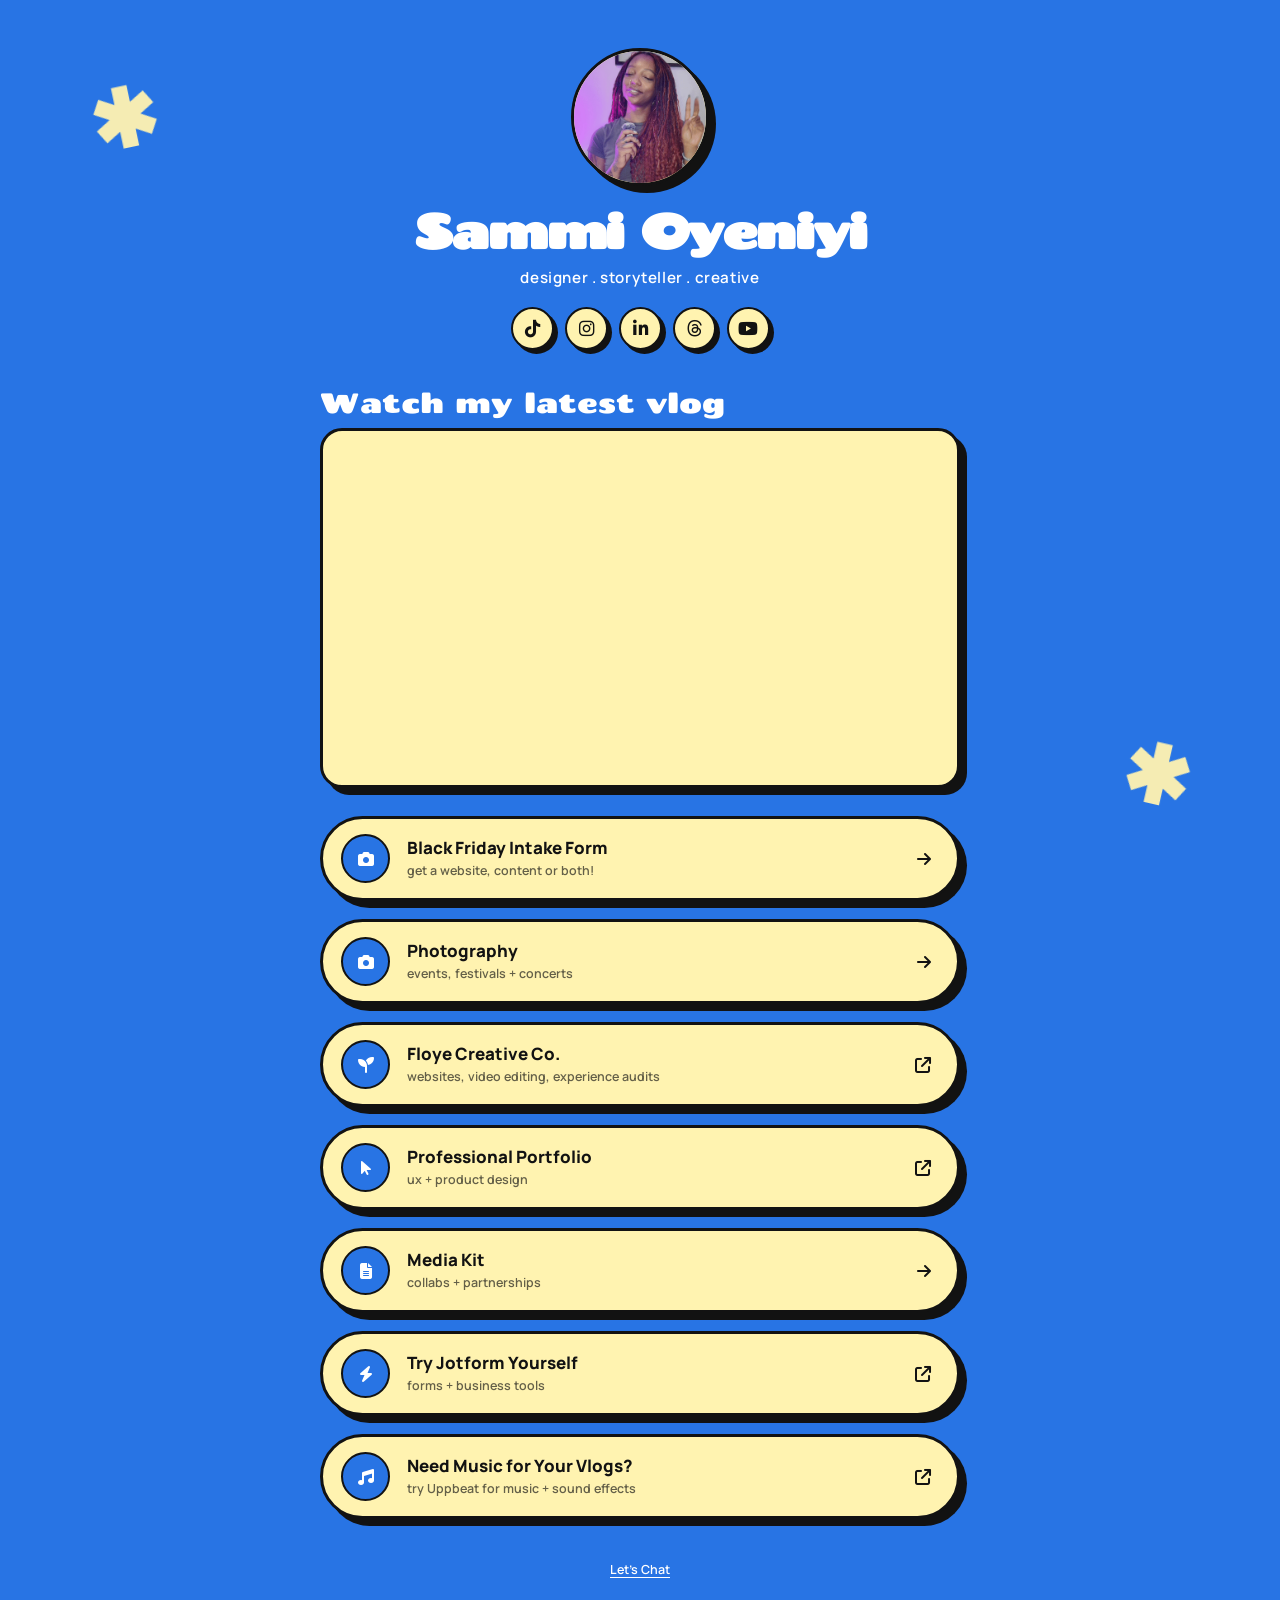
<file: linktree.html>
<!doctype html>
<html lang="en">
  <head>
    <meta charset="UTF-8" />
    <meta name="viewport" content="width=device-width, initial-scale=1.0" />
    <link rel="icon" type="image/png" href="https://vibewithsammi-linktree.vercel.app/favicon.png" />
    <title>Vibe With Sammi Linktree</title>

    <!-- Google Font -->
    <link rel="preconnect" href="https://fonts.googleapis.com" />
    <link rel="preconnect" href="https://fonts.gstatic.com" crossorigin />
    <link
      href="https://fonts.googleapis.com/css2?family=Chango&family=Manrope:wght@400;500;600;700;800&display=swap"
      rel="stylesheet"
    />

    <!-- Font Awesome -->
    <link
      rel="stylesheet"
      href="https://cdnjs.cloudflare.com/ajax/libs/font-awesome/6.5.2/css/all.min.css"
    />

    <!-- Google tag (gtag.js) -->
<script async src="https://www.googletagmanager.com/gtag/js?id=G-6ZRJ0PF7Z5"></script>
<script>
  window.dataLayer = window.dataLayer || [];
  function gtag(){dataLayer.push(arguments);}
  gtag('js', new Date());

  gtag('config', 'G-6ZRJ0PF7Z5');
</script>

    <style>
      :root {
        --blue: #2874e4;
        --yellow: #fff3b0;
        --black: #121212;
        --white: #ffffff;
        --shadow: 7px 7px 0 var(--black);
        --radius: 999px;
      }

      * {
        box-sizing: border-box;
      }

      html {
        scroll-behavior: smooth;
      }

      body {
        margin: 0;
        min-height: 100vh;
        background: var(--blue);
        color: var(--black);
        font-family: "Manrope", sans-serif;
        padding: 48px 20px;
      }

      a {
        color: inherit;
      }

      .page {
        width: min(100%, 640px);
        margin: 0 auto;
      }

      /* PROFILE */

      .profile {
        text-align: center;
        margin-bottom: 38px;
      }

      .avatar-wrap {
        width: 138px;
        height: 138px;
        margin: 0 auto 20px;
        border: 3px solid var(--black);
        border-radius: 50%;
        background: var(--yellow);
        box-shadow: 7px 7px 0 var(--black);
        overflow: hidden;
        transition:
          transform 180ms ease,
          box-shadow 180ms ease;
      }

      .avatar-wrap:hover {
        transform: translate(3px, 3px) rotate(2deg);
        box-shadow: 4px 4px 0 var(--black);
      }

      .avatar {
        display: block;
        width: 100%;
        height: 100%;
        object-fit: cover;
      }

      .name {
        margin: 0;
        font-family: "Chango", display;
        color: var(--white);
        font-size: clamp(2rem, 6vw, 3rem);
        font-weight: 800;
        letter-spacing: -0.05em;
        line-height: 1;
      }

      .tagline {
        margin: 13px 0 19px;
        color: var(--white);
        font-size: 0.95rem;
        font-weight: 600;
        letter-spacing: 0.04em;
      }

      .socials {
        display: flex;
        justify-content: center;
        gap: 11px;
        flex-wrap: wrap;
      }

      .social-link {
        display: grid;
        place-items: center;
        width: 43px;
        height: 43px;
        background: var(--yellow);
        border: 2px solid var(--black);
        border-radius: 50%;
        box-shadow: 4px 4px 0 var(--black);
        text-decoration: none;
        font-size: 1.1rem;
        transition:
          transform 160ms ease,
          box-shadow 160ms ease,
          background 160ms ease;
      }

      .social-link:hover {
        transform: translate(2px, 2px) rotate(-4deg);
        box-shadow: 2px 2px 0 var(--black);
        background: var(--white);
      }

      /* LINKS */

      .links {
        display: grid;
        gap: 18px;
      }

      .link-button {
        position: relative;
        display: flex;
        align-items: center;
        gap: 17px;

        min-height: 82px;
        padding: 15px 26px 15px 18px;

        background: var(--yellow);
        border: 3px solid var(--black);
        border-radius: var(--radius);
        box-shadow: var(--shadow);

        color: var(--black);
        text-decoration: none;

        transition:
          transform 170ms cubic-bezier(0.2, 0.8, 0.2, 1),
          box-shadow 170ms cubic-bezier(0.2, 0.8, 0.2, 1),
          background 170ms ease;
      }

      .link-button:hover {
        transform: translate(5px, 5px);
        box-shadow: 2px 2px 0 var(--black);
        background: var(--white);
      }

      .link-button:active {
        transform: translate(7px, 7px);
        box-shadow: 0 0 0 var(--black);
      }

      .link-icon {
        flex: 0 0 auto;

        display: grid;
        place-items: center;

        width: 49px;
        height: 49px;

        border: 2px solid var(--black);
        border-radius: 50%;

        background: var(--blue);
        color: var(--white);

        font-size: 1rem;

        transition: transform 200ms ease;
      }

      .link-button:hover .link-icon {
        transform: rotate(-8deg) scale(1.05);
      }

      .link-content {
        flex: 1;
        min-width: 0;
      }

      .link-title {
        display: block;
        font-weight: 800;
        font-size: 1.06rem;
        line-height: 1.2;
      }

      .link-description {
        display: block;
        margin-top: 3px;
        font-size: 0.78rem;
        font-weight: 600;
        opacity: 0.65;
      }

      .arrow {
        margin-left: auto;
        font-size: 1rem;
        transition: transform 180ms ease;
      }

      .link-button:hover .arrow {
        transform: translateX(4px) rotate(-10deg);
      }

      /* LITTLE DECORATIVE STAR */

      .star {
        position: fixed;
        color: var(--yellow);
        font-size: clamp(40px, 8vw, 80px);
        font-weight: 800;
        pointer-events: none;
        -webkit-user-select:none;
        user-select: none;
        opacity: 0.95;
      }

      .star-one {
        top: 7%;
        left: 7%;
        transform: rotate(-12deg);
      }

      .star-two {
        bottom: 8%;
        right: 7%;
        transform: rotate(13deg);
      }
      /* LATEST VLOG */

.latest-vlog {
  margin-bottom: 28px;
}

.latest-vlog-heading {
  margin-bottom: 12px;
}

.latest-vlog-heading p {
  margin: 0;

  color: var(--white);

  font-family: "Chango", display;
  font-size: clamp(1.25rem, 4vw, 1.75rem);
  line-height: 1;
}

.latest-vlog-video {
  width: 100%;
  aspect-ratio: 16 / 9;

  padding: 6px;

  background: var(--yellow);
  border: 3px solid var(--black);
  border-radius: 22px;

  box-shadow: var(--shadow);

  overflow: hidden;
}

.latest-vlog-video iframe {
  display: block;

  width: 100%;
  height: 100%;

  border: 0;
  border-radius: 14px;
}

      /* FOOTER */

      footer {
        margin-top: 42px;
        text-align: center;
        color: var(--white);
        font-size: 0.78rem;
        font-weight: 600;
      }

      footer a {
        text-decoration-thickness: 1px;
        text-underline-offset: 3px;
      }

      .footer-container {
        display: flex;
        flex-direction: column;
      }

      @media (max-width: 520px) {
        body {
          padding-top: 38px;
        }

        .avatar-wrap {
          width: 120px;
          height: 120px;
        }

        .link-button {
          min-height: 74px;
          padding-right: 20px;
        }

        .link-icon {
          width: 44px;
          height: 44px;
        }

        .link-description {
          font-size: 0.74rem;
        }

        .star {
          opacity: 0.35;
        }
      }

      @media (prefers-reduced-motion: reduce) {
        *,
        *::before,
        *::after {
          scroll-behavior: auto !important;
          transition: none !important;
        }
      }
    </style>
  </head>

  <body>
    <div class="star star-one">✱</div>
    <div class="star star-two">✱</div>

    <main class="page">
      <header class="profile">
        <!--
        Put your GIF in the same folder as this file
        and name it avatar.gif,
        OR replace the src with its URL.
      -->
        <div class="avatar-wrap">
          <img class="avatar" src="assets/avatar.gif" alt="Sammi Oyeniyi Avatar" />
        </div>

        <h1 class="name">Sammi Oyeniyi</h1>

        <p class="tagline">designer . storyteller . creative</p>

        <nav class="socials" aria-label="Social media">
          <a
            class="social-link"
            href="https://www.tiktok.com/@vibewithsammii"
            target="_blank"
            rel="noopener noreferrer"
            aria-label="TikTok"
          >
            <i class="fa-brands fa-tiktok"></i>
          </a>

          <a
            class="social-link"
            href="https://www.instagram.com/vibewithsammi"
            target="_blank"
            rel="noopener noreferrer"
            aria-label="Instagram"
          >
            <i class="fa-brands fa-instagram"></i>
          </a>

          <a
            class="social-link"
            href="https://www.linkedin.com/in/samantha-o-6384705a/"
            target="_blank"
            rel="noopener noreferrer"
            aria-label="LinkedIn"
          >
            <i class="fa-brands fa-linkedin-in"></i>
          </a>

          <a
            class="social-link"
            href="https://www.threads.com/@vibewithsammi"
            target="_blank"
            rel="noopener noreferrer"
            aria-label="Threads"
          >
            <i class="fa-brands fa-threads"></i>
          </a>
          <a
            class="social-link"
            href="https://www.youtube.com/@vibewithsammi"
            target="_blank"
            rel="noopener noreferrer"
            aria-label="Youtube"
          >
            <i class="fa-brands fa-youtube"></i>
          </a>
        </nav>
      </header>

    </header>

   
    <section class="latest-vlog">
      <div class="latest-vlog-heading">
        <p>Watch my latest vlog</p>
      </div>
    
      <div class="latest-vlog-video">
        <iframe
          src="https://www.youtube.com/embed/0Xc41VNHEgw?si=nucia6PlsWW1H1dS"
          title="Latest Vibe With Sammi Vlog"
          frameborder="0"
          allow="accelerometer; autoplay; clipboard-write; encrypted-media; gyroscope; picture-in-picture; web-share"
          referrerpolicy="strict-origin-when-cross-origin"
          allowfullscreen
        ></iframe>
      </div>
    </section>    

      <section class="links" aria-label="Links">

        <a
      class="link-button"
      href="https://www.floyecreative.co/black-friday-deal"
      target="_blank"
      rel="noopener noreferrer"
    >
      <span class="link-icon">
        <i class="fa-solid fa-camera"></i>
      </span>

      <span class="link-content">
        <span class="link-title">Black Friday Intake Form</span>
        <span class="link-description">get a website, content or both!</span>
      </span>

      <i class="fa-solid fa-arrow-right arrow"></i>
    </a>
        
        <a
        class="link-button"
        href="https://www.sammishotthat.com/"
        target="_blank"
        rel="noopener noreferrer"
      >
        <span class="link-icon">
          <i class="fa-solid fa-camera"></i>
        </span>

        <span class="link-content">
          <span class="link-title">Photography</span>
          <span class="link-description">events, festivals + concerts</span>
        </span>

        <i class="fa-solid fa-arrow-right arrow"></i>
      </a>

        <a
          class="link-button"
          href="https://floyecreative.co/"
          target="_blank"
          rel="noopener noreferrer"
        >
          <span class="link-icon">
            <i class="fa-solid fa-seedling"></i>
          </span>

          <span class="link-content">
            <span class="link-title">Floye Creative Co.</span>
            <span class="link-description">websites, video editing, experience audits </span>
          </span>

          <i class="fa-solid fa-arrow-up-right-from-square arrow"></i>
        </a>

        <a
          class="link-button"
          href="https://samoyen.com"
          target="_blank"
          rel="noopener noreferrer"
        >
          <span class="link-icon">
            <i class="fa-solid fa-arrow-pointer"></i>
          </span>

          <span class="link-content">
            <span class="link-title">Professional Portfolio</span>
            <span class="link-description">ux + product design</span>
          </span>

          <i class="fa-solid fa-arrow-up-right-from-square arrow"></i>
        </a>

        <a
          class="link-button"
          href="https://www.vibewithsammi.com/media-kit.html"
          target="_blank"
          rel="noopener noreferrer"
        >
          <span class="link-icon">
            <i class="fa-solid fa-file-lines"></i>
          </span>

          <span class="link-content">
            <span class="link-title">Media Kit</span>
            <span class="link-description">collabs + partnerships</span>
          </span>

          <i class="fa-solid fa-arrow-right arrow"></i>
        </a>

       
      

        <a
          class="link-button"
          href="https://www.jotform.com/?partner=vibewithsammi"
          target="_blank"
          rel="sponsored noopener noreferrer"
        >
          <span class="link-icon">
            <i class="fa-solid fa-bolt"></i>
          </span>

          <span class="link-content">
            <span class="link-title">Try Jotform Yourself</span>
            <span class="link-description">forms + business tools</span>
          </span>

          <i class="fa-solid fa-arrow-up-right-from-square arrow"></i>
        </a>
        <a
  class="link-button"
  href="https://share.uppbeat.io/e50lhm7ngyfq"
  target="_blank"
  rel="sponsored noopener noreferrer"
>
  <span class="link-icon">
    <i class="fa-solid fa-music"></i>
  </span>

  <span class="link-content">
    <span class="link-title">Need Music for Your Vlogs?</span>
    <span class="link-description">try Uppbeat for music + sound effects</span>
  </span>

  <i class="fa-solid fa-arrow-up-right-from-square arrow"></i>
</a>
      </section>

      <footer>
        <div class="footer-container">
          <a target="_blank" href="mailto:hello.vibewithsammi@gmail.com "
            >Let's Chat</a
          >
        </div>
      </footer>
    </main>
  </body>
</html>
</file>
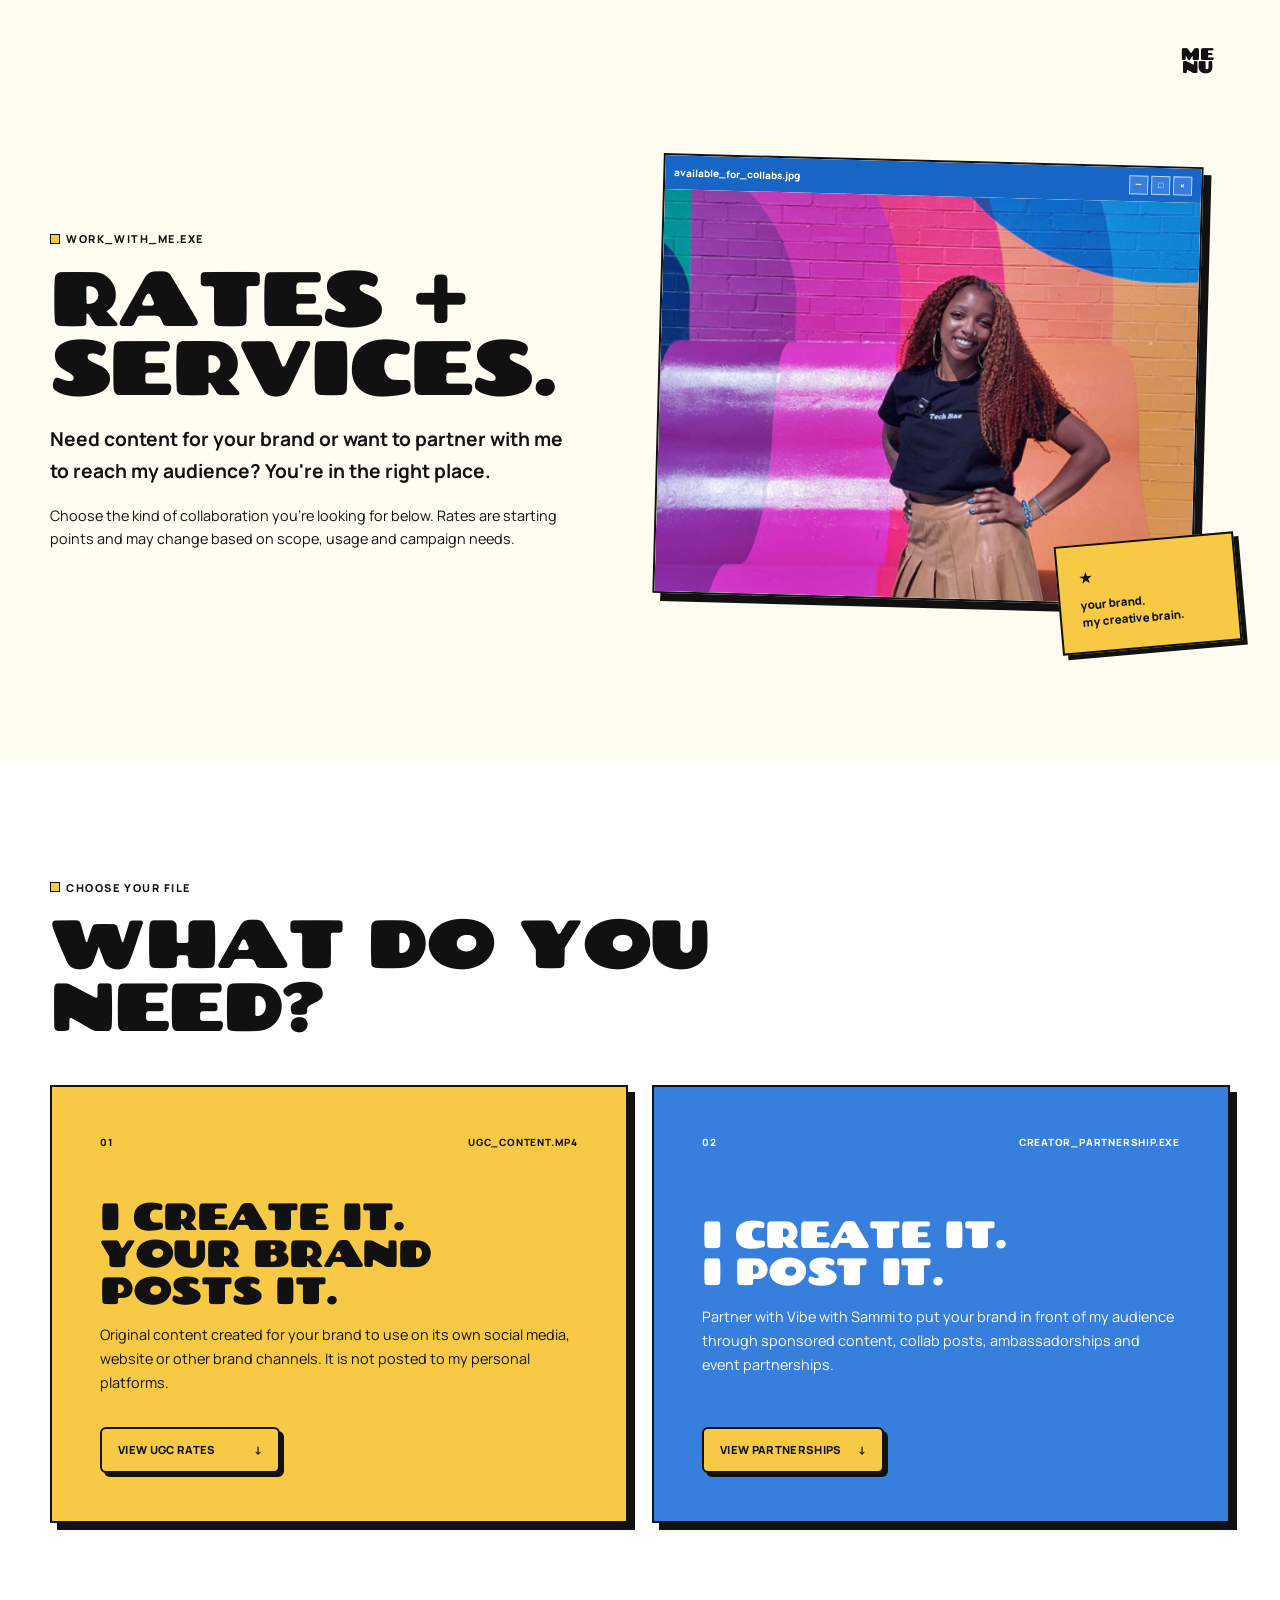
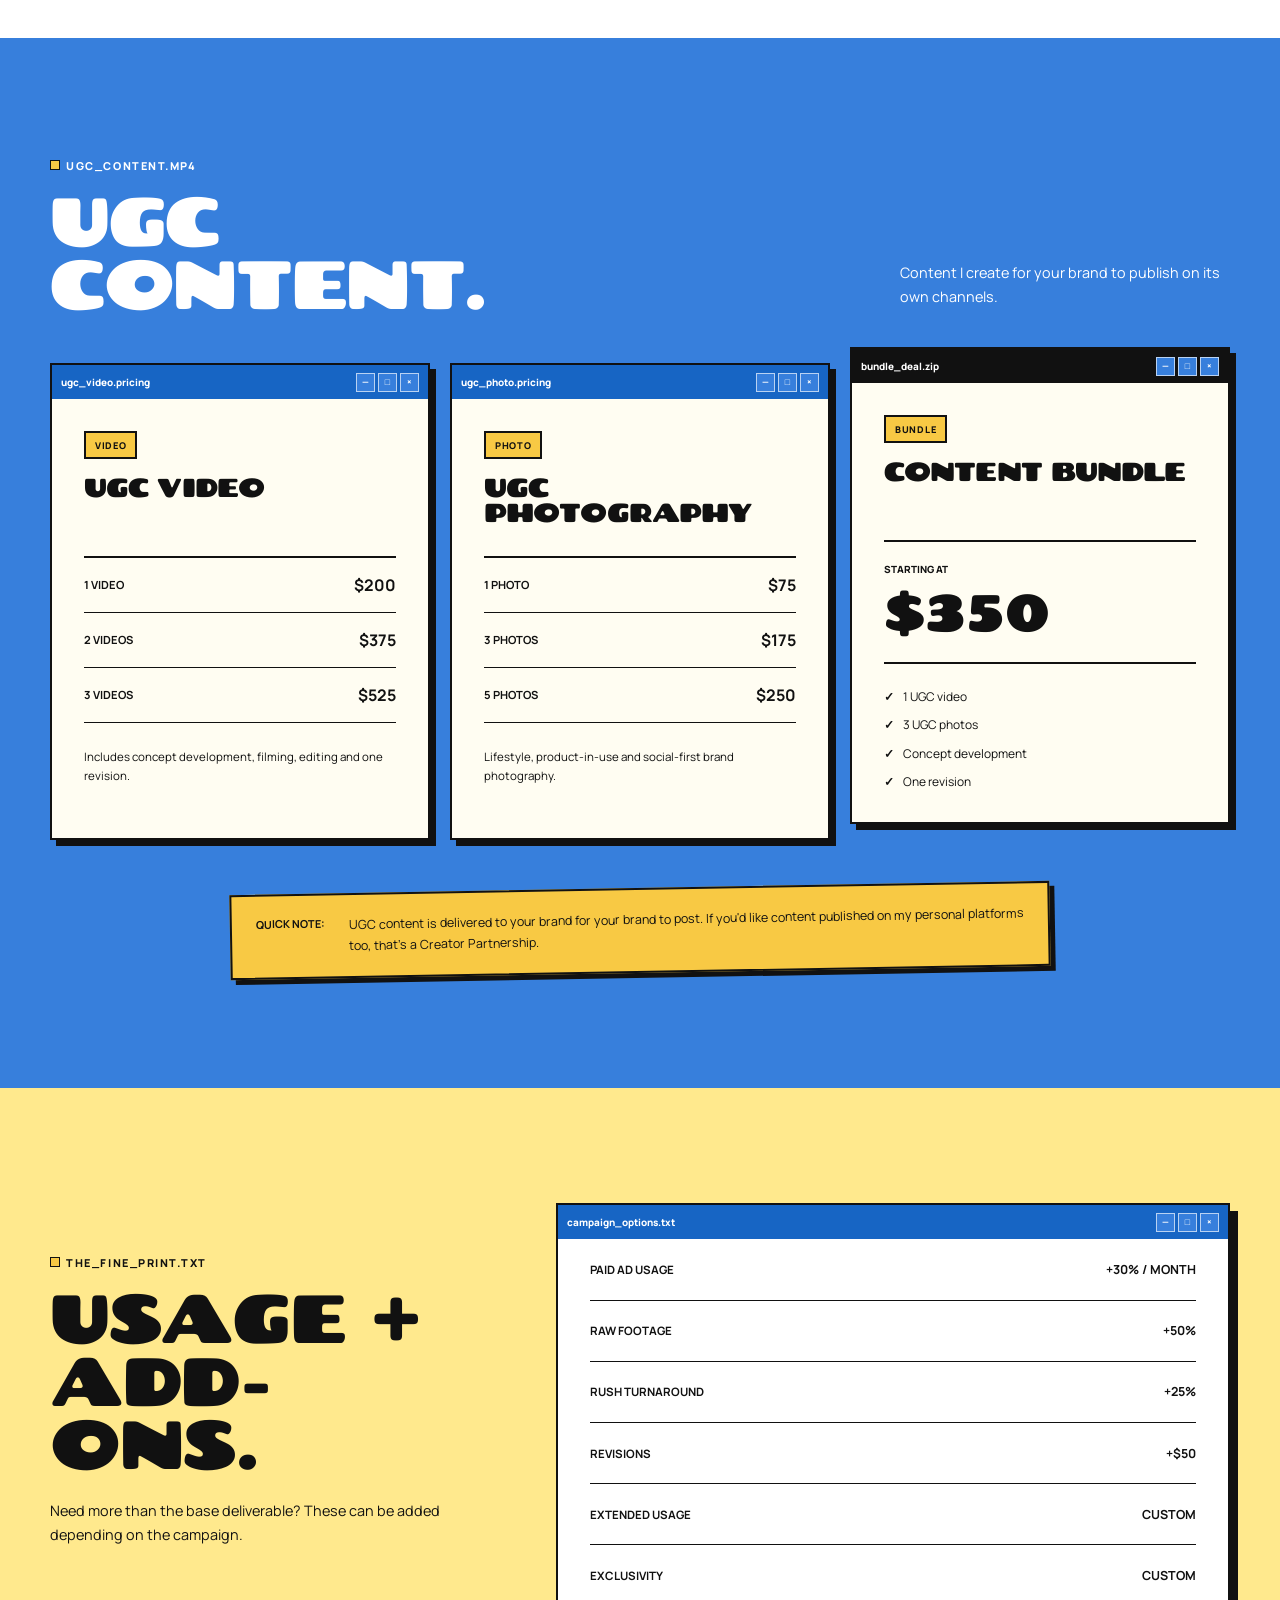
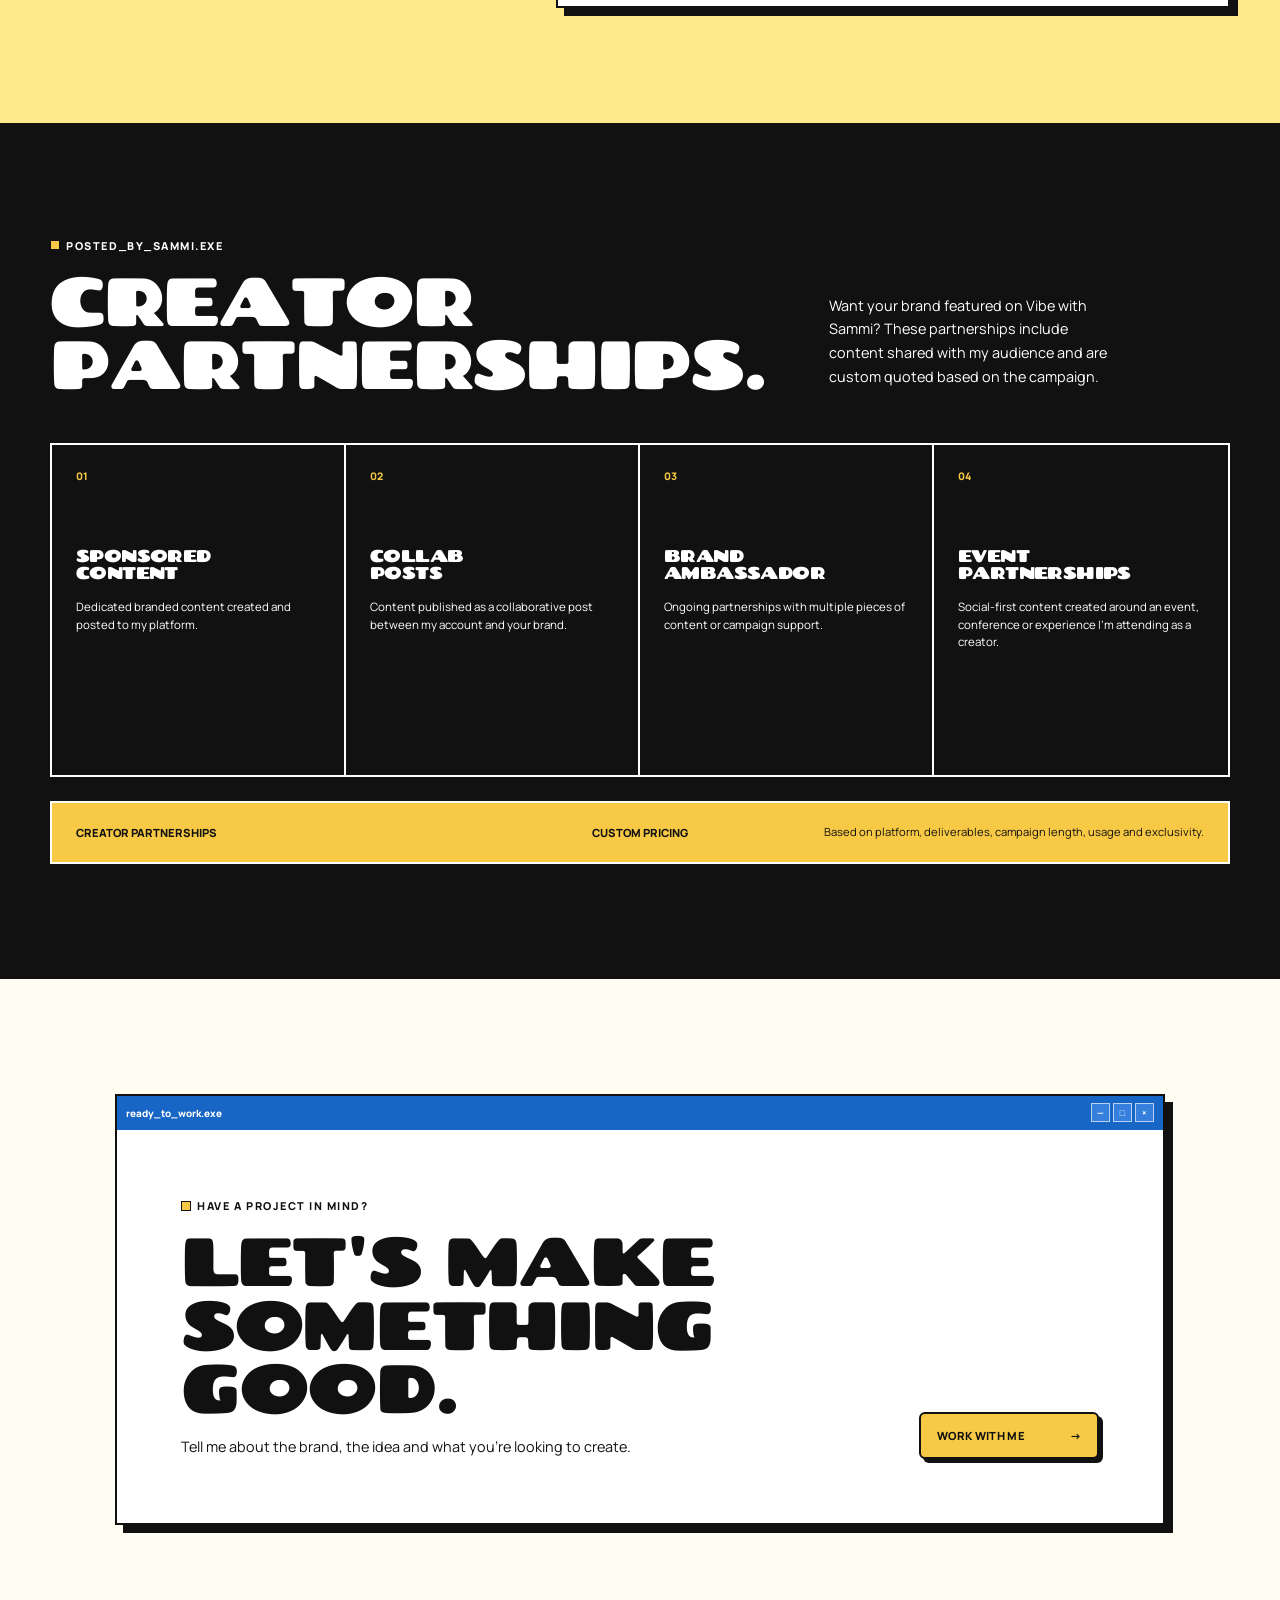
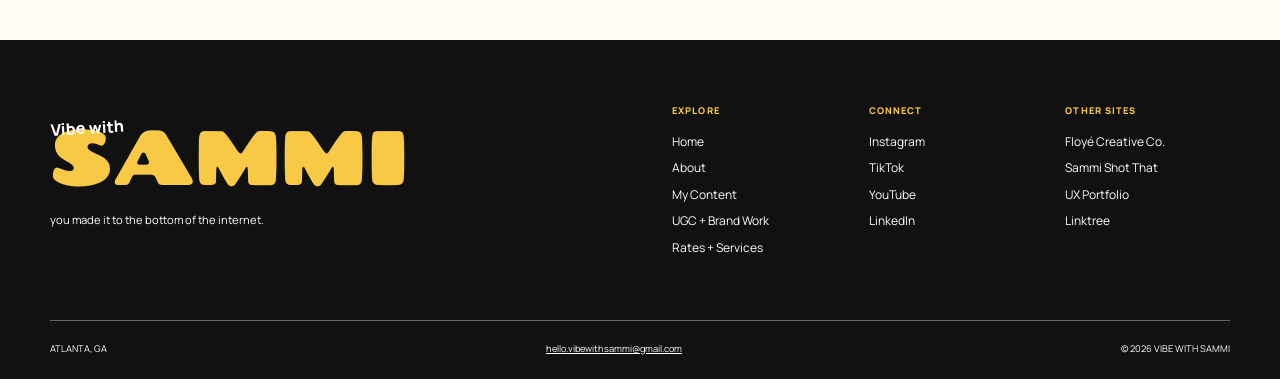
<file: services.html>
<!DOCTYPE html>
<html lang="en">

<head>
  <meta charset="UTF-8">
  <meta name="viewport" content="width=device-width, initial-scale=1.0">
  <link rel="icon" type="image/png" href="assets/favicon.png" />


  <title>Rates + Services | Vibe with Sammi</title>

  <link rel="preconnect" href="https://fonts.googleapis.com">
  <link rel="preconnect" href="https://fonts.gstatic.com" crossorigin>

  <link
    href="https://fonts.googleapis.com/css2?family=Chango&family=Manrope:wght@400;500;600;700;800&display=swap"
    rel="stylesheet"
  >

  <link rel="stylesheet" href="style.css">
  <!-- Google tag (gtag.js) -->
<script async src="https://www.googletagmanager.com/gtag/js?id=G-6ZRJ0PF7Z5"></script>
<script>
  window.dataLayer = window.dataLayer || [];
  function gtag(){dataLayer.push(arguments);}
  gtag('js', new Date());

  gtag('config', 'G-6ZRJ0PF7Z5');
</script>
</head>

<body class="services-page">


  <!-- =====================================================
       NAV
  ====================================================== -->

  <nav class="site-nav" aria-label="Main navigation">

    <div class="nav-shell">

      <div class="nav-panel" id="mainNav">

        <a href="index.html" class="nav-link">
          Home
        </a>

        <a href="about.html" class="nav-link">
          About
        </a>

        <div class="nav-dropdown">

          <button
            class="nav-link recent-trigger"
            type="button"
            aria-expanded="false"
            aria-controls="recentWorkMenu"
          >
            Recent Work
            <span class="nav-arrow">⌄</span>
          </button>

          <div
            class="recent-dropdown"
            id="recentWorkMenu"
          >
            <a href="content.html">
              My Content
            </a>

            <a href="ugc.html">
              UGC + Brand Work
            </a>
          </div>

        </div>

        <a href="services.html" class="nav-link active">
          Rates + Services
        </a>

        <a href="media-kit.html" class="nav-link">
          Media Kit
        </a>

        <a href="contact.html" class="nav-link">
          Contact
        </a>

      </div>

      <button
        class="menu-toggle"
        type="button"
        aria-label="Open navigation"
        aria-controls="mainNav"
        aria-expanded="false"
      >
        <span>ME</span>
        <span>NU</span>
      </button>

    </div>

  </nav>


  <main>


    <!-- =====================================================
         HERO
    ====================================================== -->

    <section class="services-hero">

      <div class="page-shell services-hero-grid">

        <div class="services-hero-copy">

          <span class="section-eyebrow">
            WORK_WITH_ME.EXE
          </span>

          <h1>
            RATES +<br>
            SERVICES.
          </h1>

          <p class="services-hero-lead">
            Need content for your brand or want to partner with me
            to reach my audience? You're in the right place.
          </p>

          <p>
            Choose the kind of collaboration you're looking for
            below. Rates are starting points and may change based
            on scope, usage and campaign needs.
          </p>

        </div>


        <div class="services-hero-visual">

          <div class="services-photo-window">

            <div class="xp-window-bar">

              <span>available_for_collabs.jpg</span>

              <div class="xp-window-controls" aria-hidden="true">
                <span>—</span>
                <span>□</span>
                <span>×</span>
              </div>

            </div>

            <div class="services-photo">

              <img
                src="assets/images/services-hero.png"
                alt="Sammi creating content"
              >

            </div>

          </div>


          <div class="services-sticky-note">
            <span>★</span>
            <p>
              your brand.<br>
              my creative brain.
            </p>
          </div>

        </div>

      </div>

    </section>


    <!-- =====================================================
         QUICK DISTINCTION
    ====================================================== -->

    <section class="services-choice-section">

      <div class="page-shell">

        <span class="section-eyebrow">
          CHOOSE YOUR FILE
        </span>

        <h2>
          WHAT DO YOU<br>
          NEED?
        </h2>


        <div class="services-choice-grid">

          <article class="services-choice-card">

            <div class="services-choice-top">
              <span>01</span>
              <span>UGC_CONTENT.MP4</span>
            </div>

            <h3>
              I CREATE IT.<br>
              YOUR BRAND POSTS IT.
            </h3>

            <p>
              Original content created for your brand to use on
              its own social media, website or other brand channels.
              It is not posted to my personal platforms.
            </p>

            <a href="#ugc-rates" class="xp-button">
              VIEW UGC RATES
              <span>↓</span>
            </a>

          </article>


          <article class="services-choice-card services-choice-card-blue">

            <div class="services-choice-top">
              <span>02</span>
              <span>CREATOR_PARTNERSHIP.EXE</span>
            </div>

            <h3>
              I CREATE IT.<br>
              I POST IT.
            </h3>

            <p>
              Partner with Vibe with Sammi to put your brand in
              front of my audience through sponsored content,
              collab posts, ambassadorships and event partnerships.
            </p>

            <a href="#creator-partnerships" class="xp-button">
              VIEW PARTNERSHIPS
              <span>↓</span>
            </a>

          </article>

        </div>

      </div>

    </section>


    <!-- =====================================================
         UGC RATES
    ====================================================== -->

    <section class="ugc-rates-section" id="ugc-rates">

      <div class="page-shell">

        <div class="services-section-heading">

          <div>

            <span class="section-eyebrow">
              UGC_CONTENT.MP4
            </span>

            <h2>
              UGC<br>
              CONTENT.
            </h2>

          </div>

          <p>
            Content I create for your brand to publish on
            its own channels.
          </p>

        </div>


        <div class="ugc-rate-layout">


          <!-- VIDEO -->

          <article class="rate-window">

            <div class="xp-window-bar">

              <span>ugc_video.pricing</span>

              <div class="xp-window-controls" aria-hidden="true">
                <span>—</span>
                <span>□</span>
                <span>×</span>
              </div>

            </div>


            <div class="rate-window-content">

              <span class="rate-file-label">
                VIDEO
              </span>

              <h3>
                UGC VIDEO
              </h3>

              <div class="rate-list">

                <div>
                  <span>1 VIDEO</span>
                  <strong>$200</strong>
                </div>

                <div>
                  <span>2 VIDEOS</span>
                  <strong>$375</strong>
                </div>

                <div>
                  <span>3 VIDEOS</span>
                  <strong>$525</strong>
                </div>

              </div>

              <p class="rate-includes">
                Includes concept development, filming, editing
                and one revision.
              </p>

            </div>

          </article>


          <!-- PHOTO -->

          <article class="rate-window">

            <div class="xp-window-bar">

              <span>ugc_photo.pricing</span>

              <div class="xp-window-controls" aria-hidden="true">
                <span>—</span>
                <span>□</span>
                <span>×</span>
              </div>

            </div>


            <div class="rate-window-content">

              <span class="rate-file-label">
                PHOTO
              </span>

              <h3>
                UGC PHOTOGRAPHY
              </h3>

              <div class="rate-list">

                <div>
                  <span>1 PHOTO</span>
                  <strong>$75</strong>
                </div>

                <div>
                  <span>3 PHOTOS</span>
                  <strong>$175</strong>
                </div>

                <div>
                  <span>5 PHOTOS</span>
                  <strong>$250</strong>
                </div>

              </div>

              <p class="rate-includes">
                Lifestyle, product-in-use and social-first
                brand photography.
              </p>

            </div>

          </article>


          <!-- BUNDLE -->

          <article class="rate-window rate-window-featured">

            <div class="xp-window-bar">

              <span>bundle_deal.zip</span>

              <div class="xp-window-controls" aria-hidden="true">
                <span>—</span>
                <span>□</span>
                <span>×</span>
              </div>

            </div>


            <div class="rate-window-content">

              <span class="rate-file-label">
                BUNDLE
              </span>

              <h3>
                CONTENT BUNDLE
              </h3>

              <div class="bundle-price">
                <span>STARTING AT</span>
                <strong>$350</strong>
              </div>

              <ul class="bundle-list">
                <li>1 UGC video</li>
                <li>3 UGC photos</li>
                <li>Concept development</li>
                <li>One revision</li>
              </ul>

            </div>

          </article>

        </div>


        <div class="ugc-explainer">

          <strong>QUICK NOTE:</strong>

          <p>
            UGC content is delivered to your brand for your brand
            to post. If you'd like content published on my personal
            platforms too, that's a Creator Partnership.
          </p>

        </div>

      </div>

    </section>


    <!-- =====================================================
         USAGE + ADD-ONS
    ====================================================== -->

    <section class="usage-section">

      <div class="page-shell usage-layout">

        <div class="usage-heading">

          <span class="section-eyebrow">
            THE_FINE_PRINT.TXT
          </span>

          <h2>
            USAGE +<br>
            ADD-ONS.
          </h2>

          <p>
            Need more than the base deliverable?
            These can be added depending on the campaign.
          </p>

        </div>


        <div class="usage-window">

          <div class="xp-window-bar">

            <span>campaign_options.txt</span>

            <div class="xp-window-controls" aria-hidden="true">
              <span>—</span>
              <span>□</span>
              <span>×</span>
            </div>

          </div>


          <div class="usage-list">

            <div>
              <span>PAID AD USAGE</span>
              <strong>+30% / MONTH</strong>
            </div>

            <div>
              <span>RAW FOOTAGE</span>
              <strong>+50%</strong>
            </div>

            <div>
              <span>RUSH TURNAROUND</span>
              <strong>+25%</strong>
            </div>

            <div>
              <span>REVISIONS</span>
              <strong>+$50</strong>
            </div>

            <div>
              <span>EXTENDED USAGE</span>
              <strong>CUSTOM</strong>
            </div>

            <div>
              <span>EXCLUSIVITY</span>
              <strong>CUSTOM</strong>
            </div>

          </div>

        </div>

      </div>

    </section>


    <!-- =====================================================
         CREATOR PARTNERSHIPS
    ====================================================== -->

    <section
      class="creator-partnership-section"
      id="creator-partnerships"
    >

      <div class="page-shell">

        <div class="creator-partnership-heading">

          <span class="section-eyebrow">
            POSTED_BY_SAMMI.EXE
          </span>

          <h2>
            CREATOR<br>
            PARTNERSHIPS.
          </h2>

          <p>
            Want your brand featured on Vibe with Sammi?
            These partnerships include content shared with
            my audience and are custom quoted based on the campaign.
          </p>

        </div>


        <div class="partnership-grid">

          <article class="partnership-card">

            <span>01</span>

            <h3>
              SPONSORED<br>
              CONTENT
            </h3>

            <p>
              Dedicated branded content created and posted
              to my platform.
            </p>

          </article>


          <article class="partnership-card">

            <span>02</span>

            <h3>
              COLLAB<br>
              POSTS
            </h3>

            <p>
              Content published as a collaborative post
              between my account and your brand.
            </p>

          </article>


          <article class="partnership-card">

            <span>03</span>

            <h3>
              BRAND<br>
              AMBASSADOR
            </h3>

            <p>
              Ongoing partnerships with multiple pieces
              of content or campaign support.
            </p>

          </article>


          <article class="partnership-card">

            <span>04</span>

            <h3>
              EVENT<br>
              PARTNERSHIPS
            </h3>

            <p>
              Social-first content created around an event,
              conference or experience I'm attending as a creator.
            </p>

          </article>

        </div>


        <div class="custom-pricing-row">

          <span>
            CREATOR PARTNERSHIPS
          </span>

          <strong>
            CUSTOM PRICING
          </strong>

          <p>
            Based on platform, deliverables, campaign length,
            usage and exclusivity.
          </p>

        </div>

      </div>

    </section>


    <!-- =====================================================
         CTA
    ====================================================== -->

    <section class="services-cta-section">

      <div class="page-shell">

        <div class="services-cta-window">

          <div class="xp-window-bar">

            <span>ready_to_work.exe</span>

            <div class="xp-window-controls" aria-hidden="true">
              <span>—</span>
              <span>□</span>
              <span>×</span>
            </div>

          </div>


          <div class="services-cta-content">

            <div>

              <span class="section-eyebrow">
                HAVE A PROJECT IN MIND?
              </span>

              <h2>
                LET'S MAKE<br>
                SOMETHING GOOD.
              </h2>

              <p>
                Tell me about the brand, the idea and what
                you're looking to create.
              </p>

            </div>

            <a href="contact.html" class="xp-button">
              WORK WITH ME
              <span>→</span>
            </a>

          </div>

        </div>

      </div>

    </section>


  </main>


   <!-- =========================
     FOOTER
========================== -->

<footer class="site-footer">
  <div class="footer-shell">
    <div class="footer-brand">
      <span class="footer-script">Vibe with</span>

      <strong>SAMMI</strong>

      <p>you made it to the bottom of the internet.</p>
    </div>

    <div class="footer-links">
      <div>
        <span>EXPLORE</span>

        <a href="index.html">Home</a>
        <a href="about.html">About</a>
        <a href="content.html">My Content</a>
        <a href="ugc.html">UGC + Brand Work</a>
        <a href="services.html">Rates + Services</a>
      </div>

      <div>
        <span>CONNECT</span>

        <a href="https://www.instagram.com/vibewithsammi">Instagram</a>
        <a href="https://www.tiktok.com/@vibewithsammii">TikTok</a>
        <a href="https://www.youtube.com/@vibewithsammi">YouTube</a>
        <a href="https://www.linkedin.com/in/samantha-o-6384705a/"
          >LinkedIn</a
        >
      </div>

      <div>
        <span>OTHER SITES</span>

        <a
          href="https://floyecreative.co/"
          target="_blank"
          rel="noopener noreferrer"
        >
          Floyé Creative Co.
        </a>

        <a
          href="https://www.sammishotthat.com/"
          target="_blank"
          rel="noopener noreferrer"
        >
          Sammi Shot That
        </a>

        <a
          href="https://www.samoyen.com/"
          target="_blank"
          rel="noopener noreferrer"
        >
          UX Portfolio
        </a>

        <a
          href="https://www.vibewithsammi.com/linktree.html"
          target="_blank"
          rel="noopener noreferrer"
        >
          Linktree
        </a>
      </div>
    </div>

    <div class="footer-bottom">
      <span>ATLANTA, GA</span>

      <a href="mailto:hello.vibewithsammi@gmail.com">
        hello.vibewithsammi@gmail.com
      </a>

      <span>© 2026 VIBE WITH SAMMI</span>
    </div>
  </div>
</footer>


  <script src="main.js"></script>

</body>
</html>
</file>
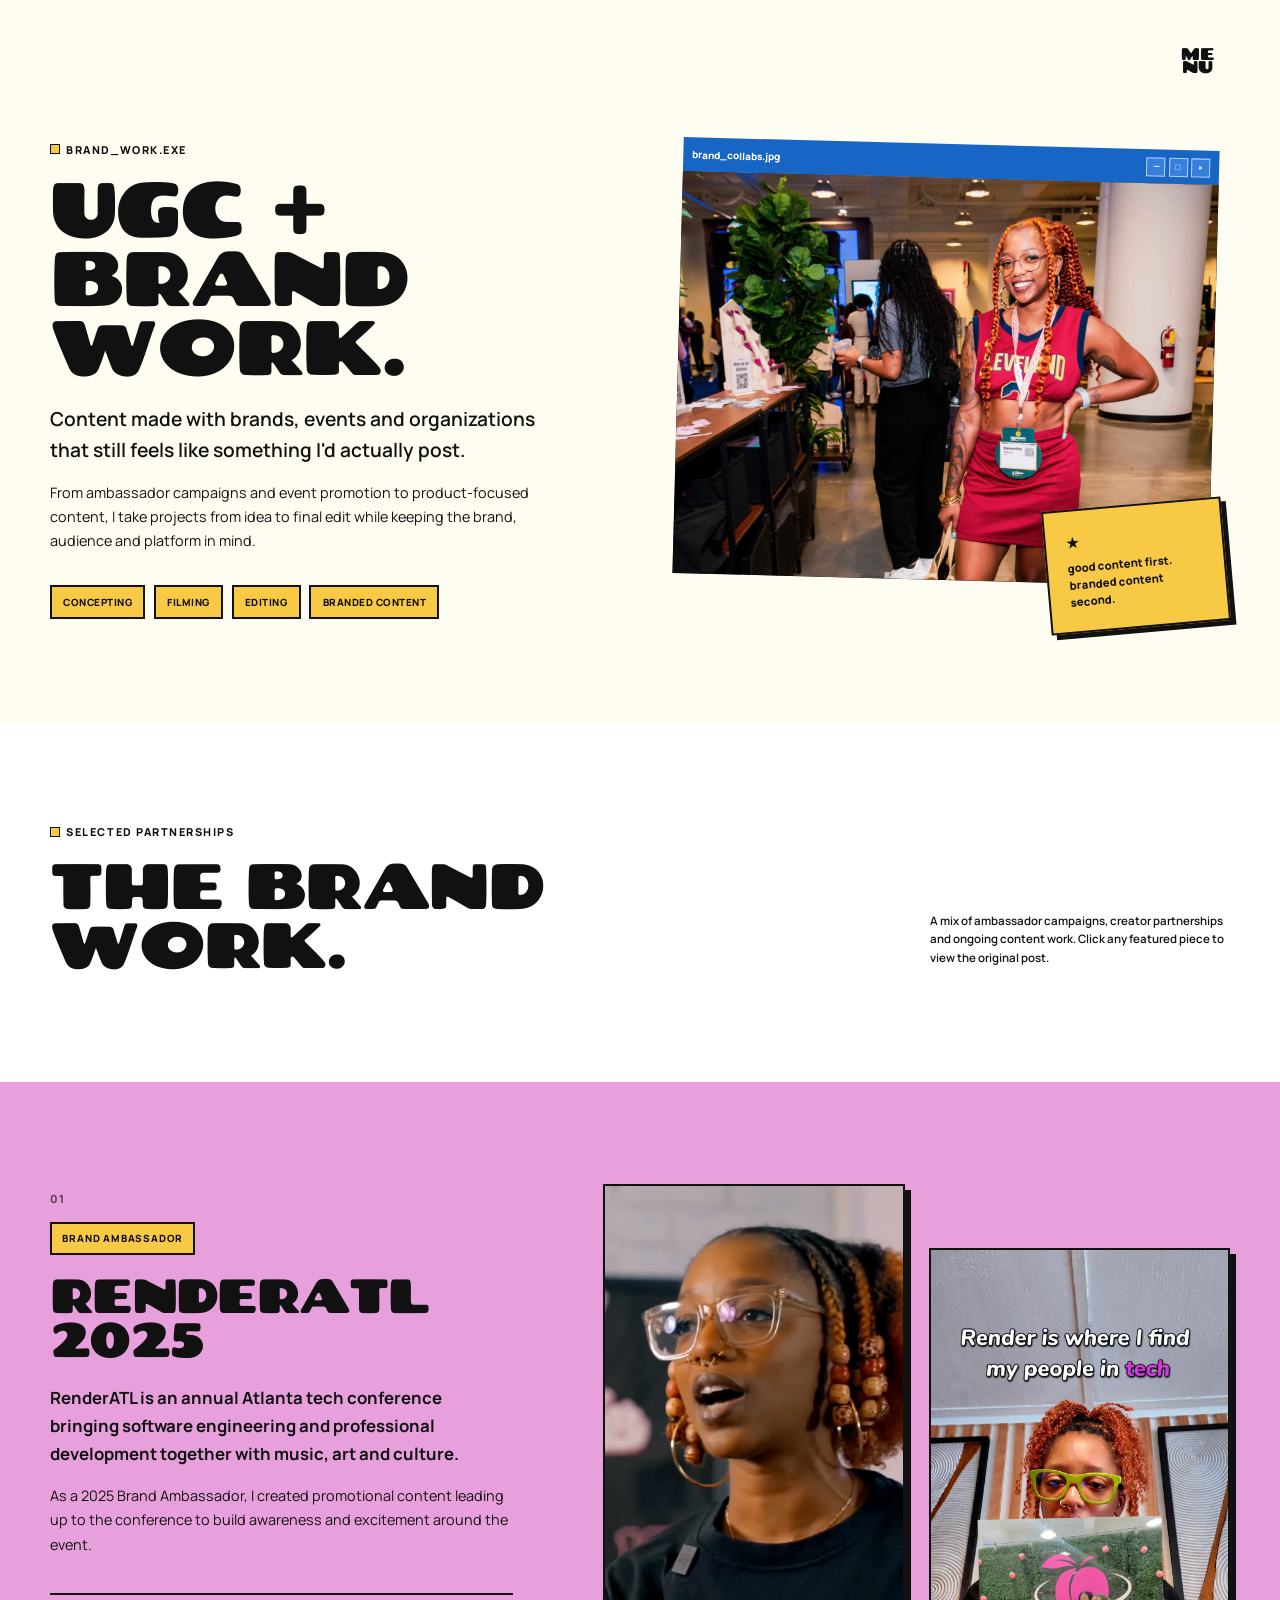
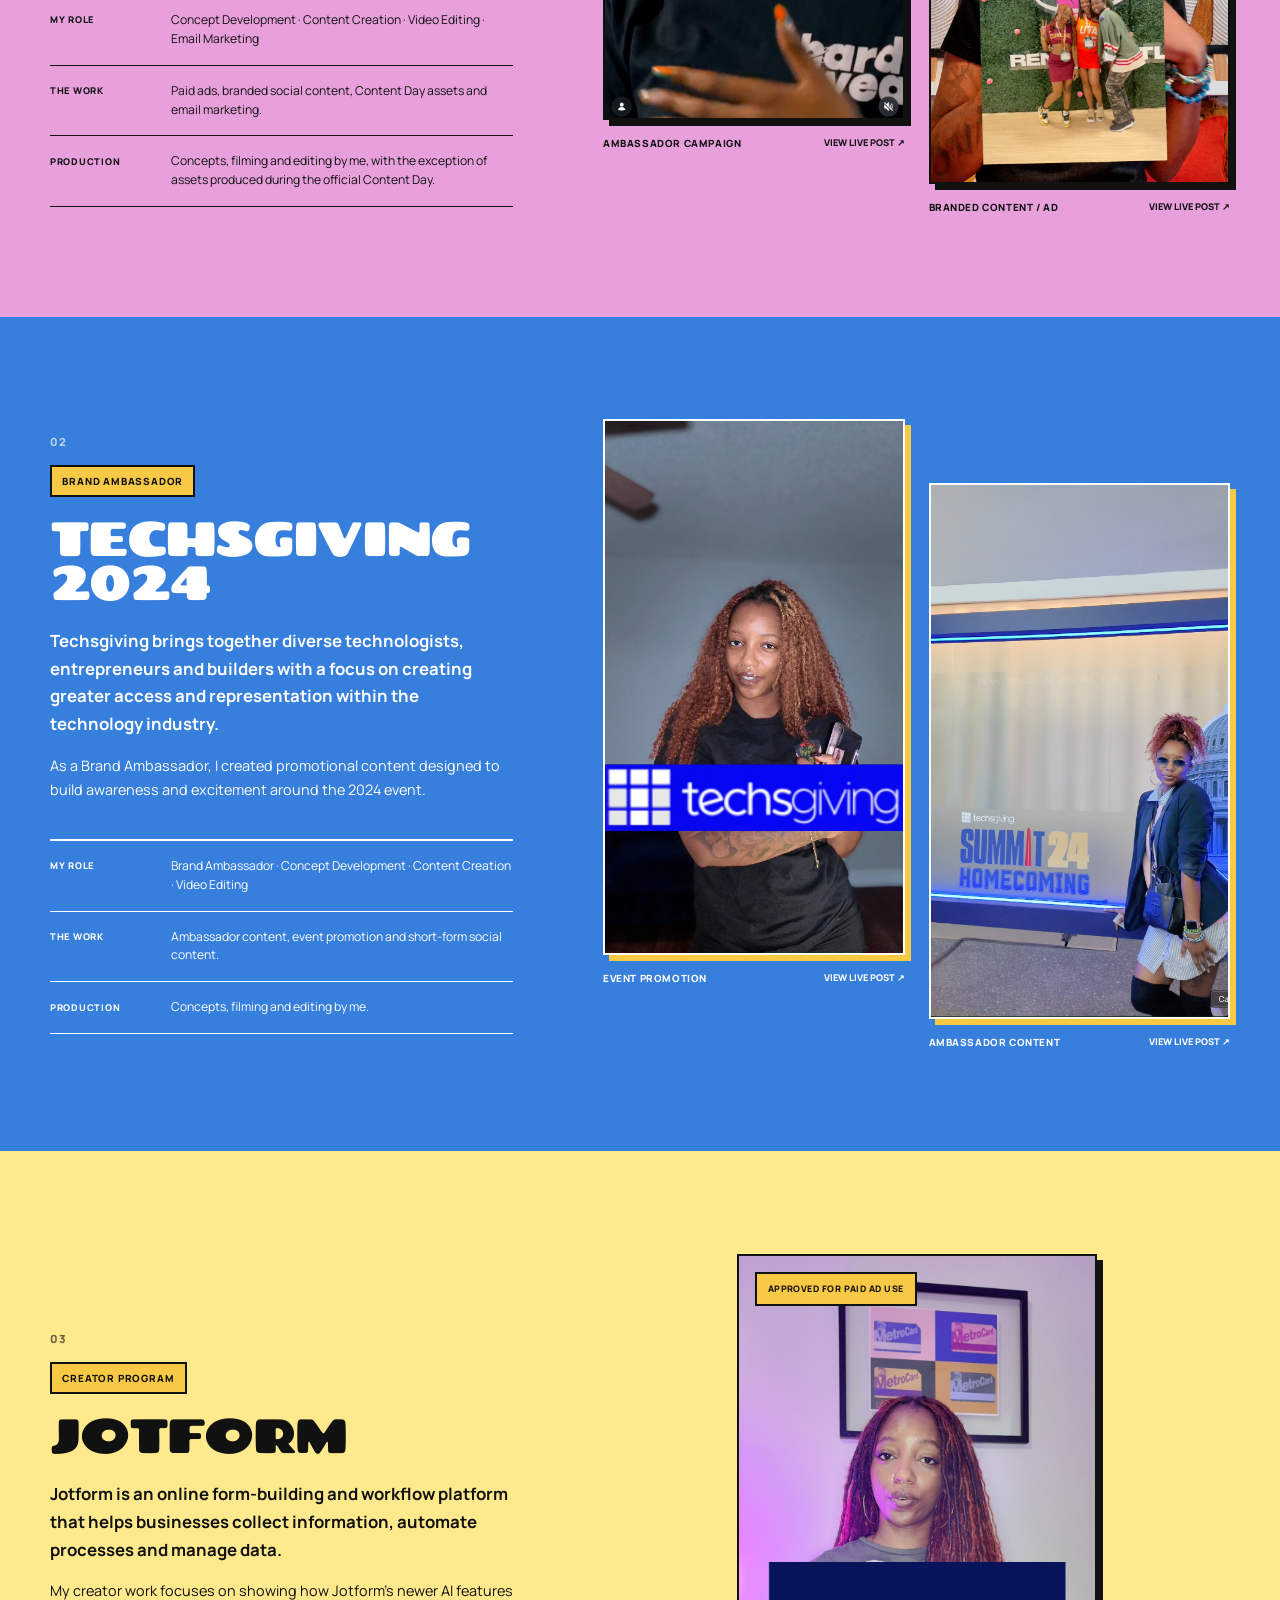
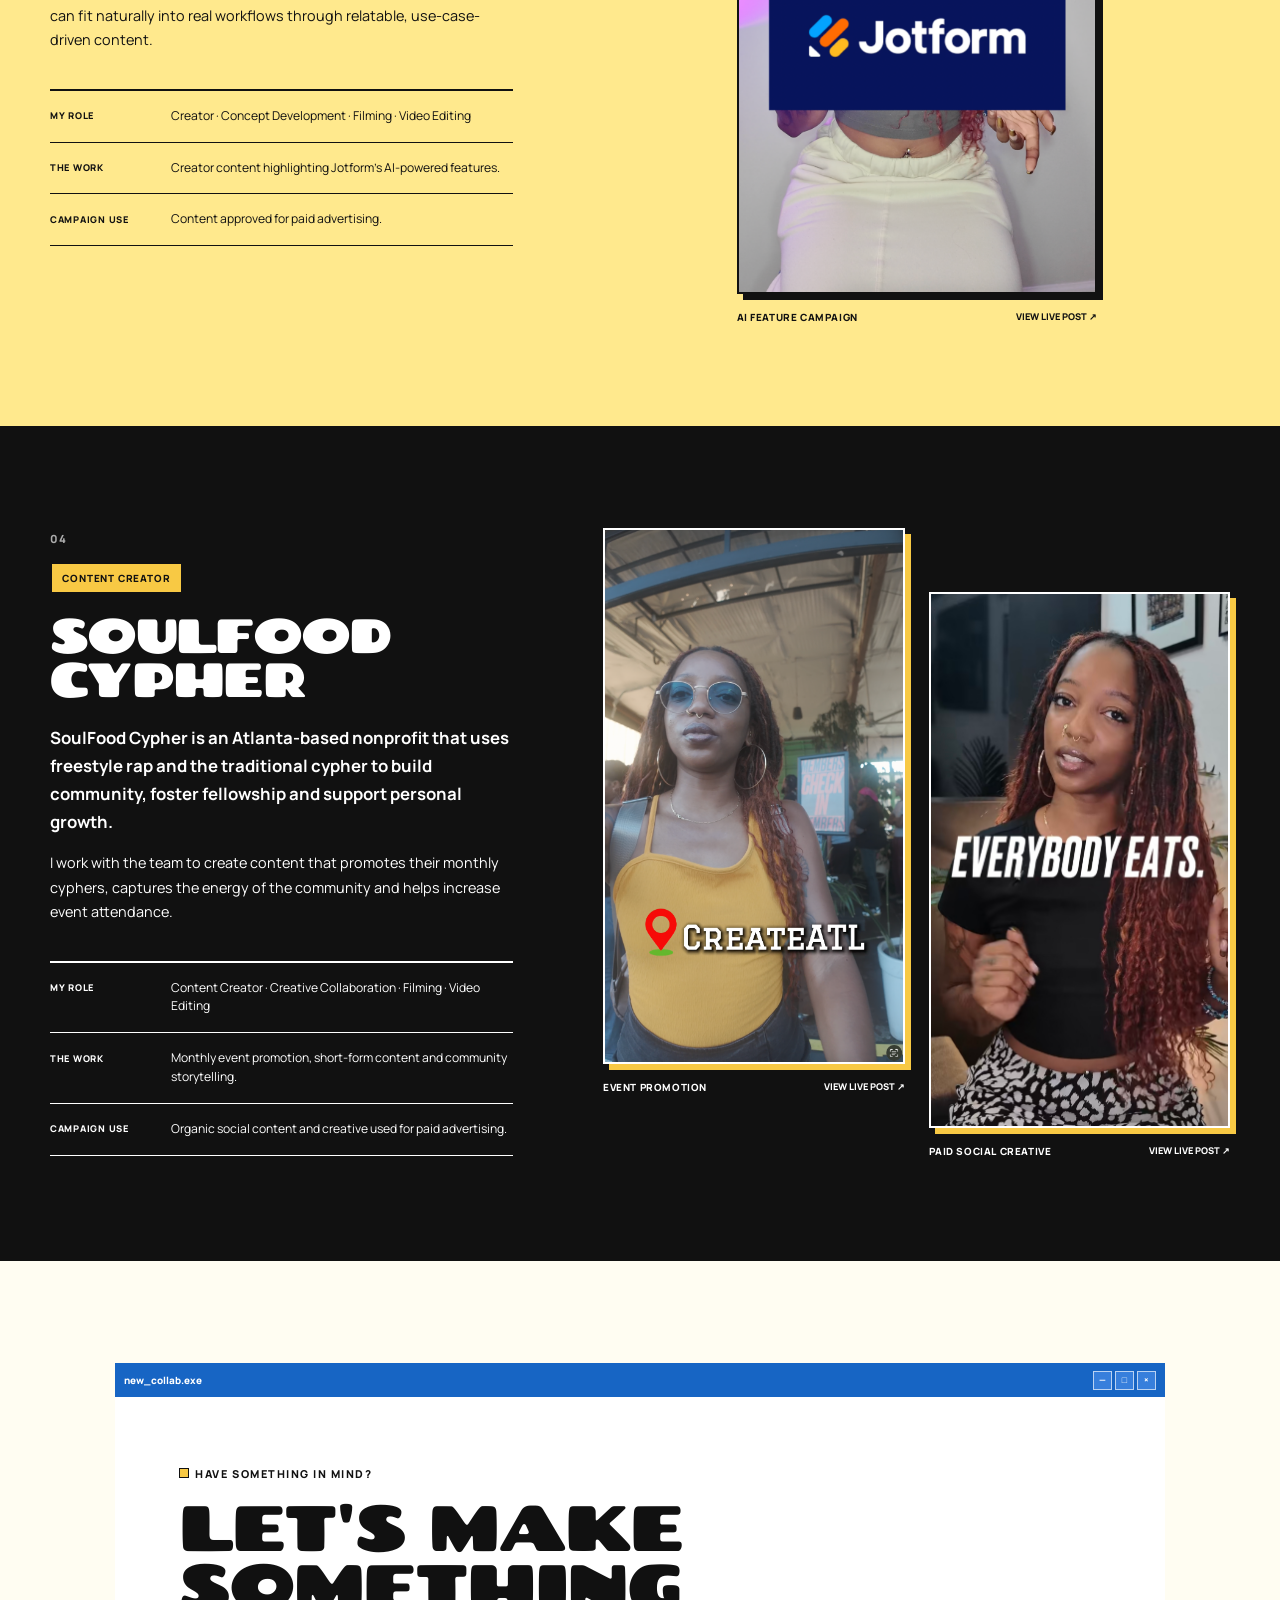
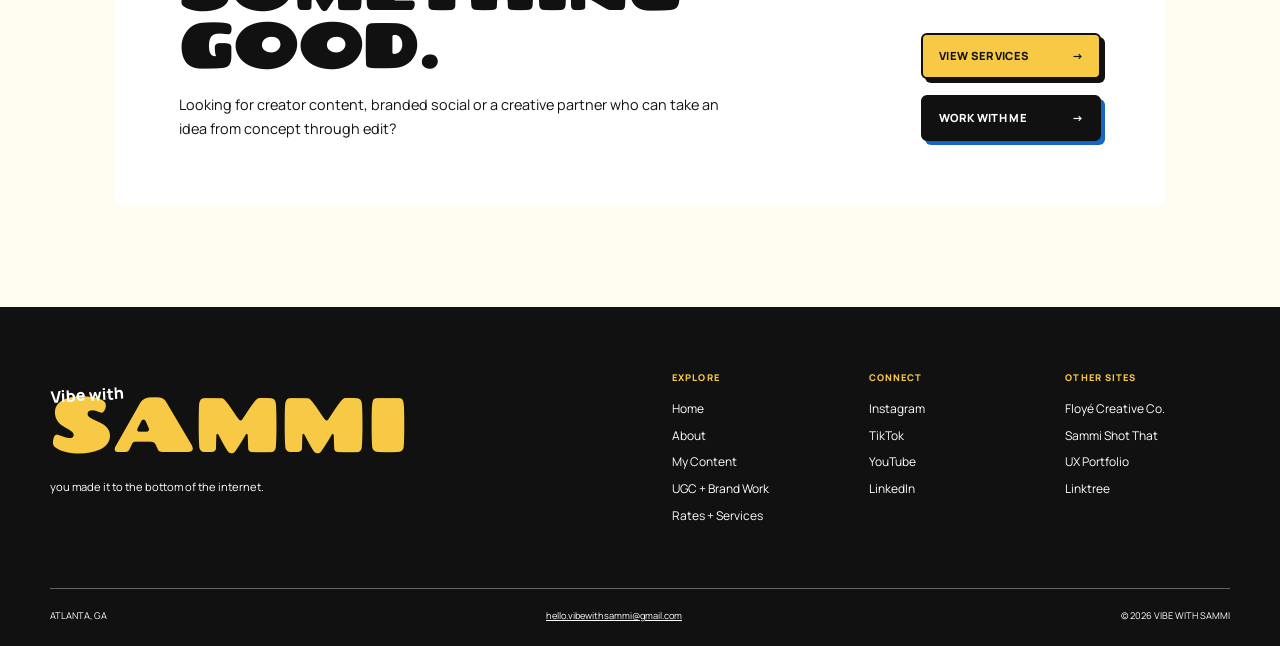
<file: ugc.html>
<!DOCTYPE html>
<html lang="en">
<head>
  <meta charset="UTF-8">
  <meta name="viewport" content="width=device-width, initial-scale=1.0">
  <link rel="icon" type="image/png" href="assets/favicon.png" />


  <title>UGC + Brand Work | Vibe with Sammi</title>

  <link rel="preconnect" href="https://fonts.googleapis.com">
  <link rel="preconnect" href="https://fonts.gstatic.com" crossorigin>

  <link
    href="https://fonts.googleapis.com/css2?family=Chango&family=Manrope:wght@400;500;600;700;800&display=swap"
    rel="stylesheet"
  >

  <link rel="stylesheet" href="style.css">
  <!-- Google tag (gtag.js) -->
<script async src="https://www.googletagmanager.com/gtag/js?id=G-6ZRJ0PF7Z5"></script>
<script>
  window.dataLayer = window.dataLayer || [];
  function gtag(){dataLayer.push(arguments);}
  gtag('js', new Date());

  gtag('config', 'G-6ZRJ0PF7Z5');
</script>
</head>

<body class="ugc-page">

    <header class="page-header">
        <nav class="site-nav" aria-label="Main navigation">
          <div class="nav-shell">
            <div class="nav-panel" id="mainNav">
              <a href="index.html" class="nav-link"> Home </a>
  
              <a href="about.html" class="nav-link"> About </a>
  
              <div class="nav-dropdown">
                <button
                  class="nav-link recent-trigger active"
                  type="button"
                  aria-expanded="false"
                  aria-controls="recentWorkMenu"
                >
                  Recent Work
  
                  <span class="nav-arrow">⌄</span>
                </button>
  
                <div class="recent-dropdown" id="recentWorkMenu">
                  <a href="content.html"> My Content </a>
  
                  <a href="ugc.html"> UGC + Brand Work </a>
                </div>
              </div>
  
              <a href="services.html" class="nav-link"> Rates + Services </a>
  
              <a href="media-kit.html" class="nav-link"> Media Kit </a>
  
              <a href="contact.html" class="nav-link"> Contact </a>
            </div>
  
            <button
              class="menu-toggle"
              type="button"
              aria-label="Open navigation"
              aria-controls="mainNav"
              aria-expanded="false"
            >
              <span>ME</span>
  
              <span>NU</span>
            </button>
          </div>
        </nav>
      </header>

    <!-- =========================
         HERO
    ========================== -->

    <section class="ugc-page-hero">

      <div class="page-shell ugc-hero-grid">

        <div class="ugc-hero-copy">

          <span class="section-eyebrow">
            BRAND_WORK.EXE
          </span>

          <h1>
            UGC +<br>
            BRAND WORK.
          </h1>

          <p class="lead-copy">
            Content made with brands, events and organizations
            that still feels like something I'd actually post.
          </p>

          <p>
            From ambassador campaigns and event promotion to
            product-focused content, I take projects from idea
            to final edit while keeping the brand, audience and
            platform in mind.
          </p>

          <div class="ugc-skill-tags">

            <span>CONCEPTING</span>
            <span>FILMING</span>
            <span>EDITING</span>
            <span>BRANDED CONTENT</span>

          </div>

        </div>


        <div class="ugc-hero-visual">

          <div class="xp-window ugc-hero-window">

            <div class="xp-window-bar">

              <span>brand_collabs.jpg</span>

              <div
                class="xp-window-controls"
                aria-hidden="true"
              >
                <span>—</span>
                <span>□</span>
                <span>×</span>
              </div>

            </div>

            <div class="ugc-hero-image">

              <img
                src="assets/images/ugc-hero.jpg"
                alt="Sammi creating branded content"
              >

            </div>

          </div>


          <div class="ugc-hero-note">

            <span>★</span>

            <p>
              good content first.<br>
              branded content second.
            </p>

          </div>

        </div>

      </div>

    </section>


    <!-- =========================
         INTRO
    ========================== -->

    <section class="ugc-work-intro">

      <div class="page-shell">

        <div class="section-heading-row">

          <div>

            <span class="section-eyebrow">
              SELECTED PARTNERSHIPS
            </span>

            <h2>
              THE BRAND<br>
              WORK.
            </h2>

          </div>

          <p class="section-side-copy">
            A mix of ambassador campaigns, creator partnerships
            and ongoing content work. Click any featured piece
            to view the original post.
          </p>

        </div>

      </div>

    </section>


    <!-- =========================
         RENDERATL
    ========================== -->

    <section class="ugc-project ugc-project-light">

      <div class="page-shell ugc-project-grid">

        <div class="ugc-project-info">

          <div class="ugc-project-number">
            01
          </div>

          <span class="ugc-project-type">
            BRAND AMBASSADOR
          </span>

          <h2>
            RENDERATL<br>
            2025
          </h2>

          <p class="ugc-project-lead">
            RenderATL is an annual Atlanta tech conference
            bringing software engineering and professional
            development together with music, art and culture.
          </p>

          <p>
            As a 2025 Brand Ambassador, I created promotional
            content leading up to the conference to build
            awareness and excitement around the event.
          </p>


          <div class="ugc-project-details">

            <div>
              <span>MY ROLE</span>
              <p>
                Concept Development · Content Creation ·
                Video Editing · Email Marketing
              </p>
            </div>

            <div>
              <span>THE WORK</span>
              <p>
                Paid ads, branded social content, Content Day
                assets and email marketing.
              </p>
            </div>

            <div>
              <span>PRODUCTION</span>
              <p>
                Concepts, filming and editing by me, with the
                exception of assets produced during the official
                Content Day.
              </p>
            </div>

          </div>

        </div>


        <div class="ugc-project-examples">

          <!-- Replace # with live post URL -->

          <a
            href="https://www.instagram.com/p/DIRg5ngBPss/"
            class="ugc-post-card"
            target="_blank"
            rel="noopener noreferrer"
            aria-label="View RenderATL ambassador campaign post"
          >

            <div class="ugc-post-frame">

              <img
                src="assets/images/render-one.png"
                alt="RenderATL promotional content"
              >

              <span class="ugc-post-overlay">
                VIEW POST ↗
              </span>

            </div>

            <div class="ugc-post-meta">

              <span>AMBASSADOR CAMPAIGN</span>
              <strong>VIEW LIVE POST ↗</strong>

            </div>

          </a>


          <a
            href="https://www.instagram.com/reel/DEC78-QxhHR/?utm_source=ig_web_copy_link&stkn=MzRlODBiNWFlZA=="
            class="ugc-post-card ugc-post-card-offset"
            target="_blank"
            rel="noopener noreferrer"
            aria-label="View RenderATL branded content post"
          >

            <div class="ugc-post-frame">

              <img
                src="assets/images/render-two.png"
                alt="RenderATL branded content"
              >

              <span class="ugc-post-overlay">
                VIEW POST ↗
              </span>

            </div>

            <div class="ugc-post-meta">

              <span>BRANDED CONTENT / AD</span>
              <strong>VIEW LIVE POST ↗</strong>

            </div>

          </a>

        </div>

      </div>

    </section>


    <!-- =========================
         TECHSGIVING
    ========================== -->

    <section class="ugc-project ugc-project-blue">

      <div class="page-shell ugc-project-grid">

        <div class="ugc-project-info">

          <div class="ugc-project-number">
            02
          </div>

          <span class="ugc-project-type">
            BRAND AMBASSADOR
          </span>

          <h2>
            TECHSGIVING<br>
            2024
          </h2>

          <p class="ugc-project-lead">
            Techsgiving brings together diverse technologists,
            entrepreneurs and builders with a focus on creating
            greater access and representation within the
            technology industry.
          </p>

          <p>
            As a Brand Ambassador, I created promotional
            content designed to build awareness and excitement
            around the 2024 event.
          </p>


          <div class="ugc-project-details">

            <div>
              <span>MY ROLE</span>
              <p>
                Brand Ambassador · Concept Development ·
                Content Creation · Video Editing
              </p>
            </div>

            <div>
              <span>THE WORK</span>
              <p>
                Ambassador content, event promotion and
                short-form social content.
              </p>
            </div>

            <div>
              <span>PRODUCTION</span>
              <p>
                Concepts, filming and editing by me.
              </p>
            </div>

          </div>

        </div>


        <div class="ugc-project-examples">

          <a
            href="https://www.instagram.com/reels/DCrmnPfPWdu/"
            class="ugc-post-card"
            target="_blank"
            rel="noopener noreferrer"
            aria-label="View Techsgiving promotional post"
          >

            <div class="ugc-post-frame">

              <img
                src="assets/images/techsgiving-one.png"
                alt="Techsgiving promotional content"
              >

              <span class="ugc-post-overlay">
                VIEW POST ↗
              </span>

            </div>

            <div class="ugc-post-meta">

              <span>EVENT PROMOTION</span>
              <strong>VIEW LIVE POST ↗</strong>

            </div>

          </a>


          <a
            href="https://www.instagram.com/reels/DDpfr9pvntT/"
            class="ugc-post-card ugc-post-card-offset"
            target="_blank"
            rel="noopener noreferrer"
            aria-label="View Techsgiving ambassador content"
          >

            <div class="ugc-post-frame">

              <img
                src="assets/images/techsgiving-two.png"
                alt="Techsgiving ambassador content"
              >

              <span class="ugc-post-overlay">
                VIEW POST ↗
              </span>

            </div>

            <div class="ugc-post-meta">

              <span>AMBASSADOR CONTENT</span>
              <strong>VIEW LIVE POST ↗</strong>

            </div>

          </a>

        </div>

      </div>

    </section>


    <!-- =========================
         JOTFORM
    ========================== -->

    <section class="ugc-project ugc-project-yellow">

      <div class="page-shell ugc-project-grid">

        <div class="ugc-project-info">

          <div class="ugc-project-number">
            03
          </div>

          <span class="ugc-project-type">
            CREATOR PROGRAM
          </span>

          <h2>
            JOTFORM
          </h2>

          <p class="ugc-project-lead">
            Jotform is an online form-building and workflow
            platform that helps businesses collect information,
            automate processes and manage data.
          </p>

          <p>
            My creator work focuses on showing how Jotform's
            newer AI features can fit naturally into real
            workflows through relatable, use-case-driven
            content.
          </p>


          <div class="ugc-project-details">

            <div>
              <span>MY ROLE</span>
              <p>
                Creator · Concept Development · Filming ·
                Video Editing
              </p>
            </div>

            <div>
              <span>THE WORK</span>
              <p>
                Creator content highlighting Jotform's
                AI-powered features.
              </p>
            </div>

            <div>
              <span>CAMPAIGN USE</span>
              <p>
                Content approved for paid advertising.
              </p>
            </div>

          </div>

        </div>


        <div class="ugc-project-examples ugc-single-example">

          <a
            href="https://www.tiktok.com/@vibewithsammii/video/7674897205483818254?is_from_webapp=1&sender_device=pc"
            class="ugc-post-card"
            target="_blank"
            rel="noopener noreferrer"
            aria-label="View Jotform AI feature campaign post"
          >

            <div class="ugc-post-frame">

              <img
                src="assets/images/jotform-promo.png"
                alt="Jotform AI feature creator content"
              >

              <span class="ugc-post-overlay">
                VIEW POST ↗
              </span>

              <span class="ugc-ad-badge">
                APPROVED FOR PAID AD USE
              </span>

            </div>

            <div class="ugc-post-meta">

              <span>AI FEATURE CAMPAIGN</span>
              <strong>VIEW LIVE POST ↗</strong>

            </div>

          </a>

        </div>

      </div>

    </section>


    <!-- =========================
         SOULFOOD CYPHER
    ========================== -->

    <section class="ugc-project ugc-project-dark">

      <div class="page-shell ugc-project-grid">

        <div class="ugc-project-info">

          <div class="ugc-project-number">
            04
          </div>

          <span class="ugc-project-type">
            CONTENT CREATOR
          </span>

          <h2>
            SOULFOOD<br>
            CYPHER
          </h2>

          <p class="ugc-project-lead">
            SoulFood Cypher is an Atlanta-based nonprofit that
            uses freestyle rap and the traditional cypher to
            build community, foster fellowship and support
            personal growth.
          </p>

          <p>
            I work with the team to create content that promotes
            their monthly cyphers, captures the energy of the
            community and helps increase event attendance.
          </p>


          <div class="ugc-project-details">

            <div>
              <span>MY ROLE</span>
              <p>
                Content Creator · Creative Collaboration ·
                Filming · Video Editing
              </p>
            </div>

            <div>
              <span>THE WORK</span>
              <p>
                Monthly event promotion, short-form content
                and community storytelling.
              </p>
            </div>

            <div>
              <span>CAMPAIGN USE</span>
              <p>
                Organic social content and creative used for
                paid advertising.
              </p>
            </div>

          </div>

        </div>


        <div class="ugc-project-examples">

          <a
            href="https://www.instagram.com/reels/DdNFy80JW5K/"
            class="ugc-post-card"
            target="_blank"
            rel="noopener noreferrer"
            aria-label="View SoulFood Cypher event promotion"
          >

            <div class="ugc-post-frame">

              <img
                src="assets/images/soul-food-cypher-one.png"
                alt="SoulFood Cypher event promotion"
              >

              <span class="ugc-post-overlay">
                VIEW POST ↗
              </span>

            </div>

            <div class="ugc-post-meta">

              <span>EVENT PROMOTION</span>
              <strong>VIEW LIVE POST ↗</strong>

            </div>

          </a>


          <a
            href="https://www.instagram.com/reels/DcERqmPxoB1/"
            class="ugc-post-card ugc-post-card-offset"
            target="_blank"
            rel="noopener noreferrer"
            aria-label="View SoulFood Cypher paid social creative"
          >

            <div class="ugc-post-frame">

              <img
                src="assets/images/soul-food-cypher-two.jpg"
                alt="SoulFood Cypher paid social creative"
              >

              <span class="ugc-post-overlay">
                VIEW POST ↗
              </span>

            </div>

            <div class="ugc-post-meta">

              <span>PAID SOCIAL CREATIVE</span>
              <strong>VIEW LIVE POST ↗</strong>

            </div>

          </a>

        </div>

      </div>

    </section>


    <!-- =========================
         CTA
    ========================== -->

    <section class="ugc-cta-section">

      <div class="page-shell">

        <div class="xp-window ugc-cta-window">

          <div class="xp-window-bar">

            <span>new_collab.exe</span>

            <div
              class="xp-window-controls"
              aria-hidden="true"
            >
              <span>—</span>
              <span>□</span>
              <span>×</span>
            </div>

          </div>


          <div class="ugc-cta-content">

            <div>

              <span class="section-eyebrow">
                HAVE SOMETHING IN MIND?
              </span>

              <h2>
                LET'S MAKE<br>
                SOMETHING GOOD.
              </h2>

              <p>
                Looking for creator content, branded social
                or a creative partner who can take an idea
                from concept through edit?
              </p>

            </div>


            <div class="ugc-cta-actions">

              <a
                href="services.html"
                class="xp-button"
              >
                VIEW SERVICES
                <span>→</span>
              </a>

              <a
                href="contact.html"
                class="xp-button xp-button-dark"
              >
                WORK WITH ME
                <span>→</span>
              </a>

            </div>

          </div>

        </div>

      </div>

    </section>

  </main>


   <!-- =========================
     FOOTER
========================== -->

<footer class="site-footer">
  <div class="footer-shell">
    <div class="footer-brand">
      <span class="footer-script">Vibe with</span>

      <strong>SAMMI</strong>

      <p>you made it to the bottom of the internet.</p>
    </div>

    <div class="footer-links">
      <div>
        <span>EXPLORE</span>

        <a href="index.html">Home</a>
        <a href="about.html">About</a>
        <a href="content.html">My Content</a>
        <a href="ugc.html">UGC + Brand Work</a>
        <a href="services.html">Rates + Services</a>
      </div>

      <div>
        <span>CONNECT</span>

        <a href="https://www.instagram.com/vibewithsammi">Instagram</a>
        <a href="https://www.tiktok.com/@vibewithsammii">TikTok</a>
        <a href="https://www.youtube.com/@vibewithsammi">YouTube</a>
        <a href="https://www.linkedin.com/in/samantha-o-6384705a/"
          >LinkedIn</a
        >
      </div>

      <div>
        <span>OTHER SITES</span>

        <a
          href="https://floyecreative.co/"
          target="_blank"
          rel="noopener noreferrer"
        >
          Floyé Creative Co.
        </a>

        <a
          href="https://www.sammishotthat.com/"
          target="_blank"
          rel="noopener noreferrer"
        >
          Sammi Shot That
        </a>

        <a
          href="https://www.samoyen.com/"
          target="_blank"
          rel="noopener noreferrer"
        >
          UX Portfolio
        </a>

        <a
          href="https://www.vibewithsammi.com/linktree.html"
          target="_blank"
          rel="noopener noreferrer"
        >
          Linktree
        </a>
      </div>
    </div>

    <div class="footer-bottom">
      <span>ATLANTA, GA</span>

      <a href="mailto:hello.vibewithsammi@gmail.com">
        hello.vibewithsammi@gmail.com
      </a>

      <span>© 2026 VIBE WITH SAMMI</span>
    </div>
  </div>
</footer>


  <script src="main.js"></script>

</body>
</html>
</file>
<file: style.css>
/* =========================

   VARIABLES

========================== */

:root {
  --blue: #377fdc;

  --blue-dark: #1765c4;

  --blue-light: #71b4ed;

  --yellow: #f8c944;

  --yellow-light: #ffe98d;

  --yellow-dark: #dba81d;

  --cream: #fffdf2;

  --white: #ffffff;

  --black: #111111;

  --display: "Chango", sans-serif;

  --body: "Manrope", sans-serif;

  --border: 2px solid var(--black);

  /* Global type + layout scale */
  --text-body: 0.9rem;
  --text-small: 0.72rem;
  --text-h1: clamp(3rem, 6.5vw, 6.6rem);
  --text-h2: clamp(2.6rem, 5.3vw, 5rem);
  --text-h3: clamp(1.45rem, 2.2vw, 2.2rem);
  --section-space: clamp(5rem, 9vw, 8rem);
  --content-width: 1180px;
}

/* =========================

     RESET

  ========================== */

* {
  box-sizing: border-box;
}

html {
  scroll-behavior: smooth;
}

body {
  margin: 0;

  font-family: var(--body);

  background: var(--blue);

  color: var(--black);
  overflow-x: hidden;
}

button,
a {
  font: inherit;
}

a {
  color: inherit;
}

/* =========================
   GLOBAL TYPOGRAPHY
========================== */

h1,
h2,
h3,
p {
  margin-top: 0;
}

h1,
h2,
h3 {
  font-family: var(--display);
  font-weight: 400;
  letter-spacing: -0.035em;
}

h1 {
  font-size: var(--text-h1);
  line-height: 0.9;
}

h2 {
  font-size: var(--text-h2);
  line-height: 0.93;
}

h3 {
  font-size: var(--text-h3);
  line-height: 0.98;
}

p {
  font-family: var(--body);
  font-size: var(--text-body);
  line-height: 1.65;
}

/* =========================

     HERO

  ========================== */

.hero {
  position: relative;

  min-height: 100vh;

  /*

      Extra top space keeps the menu

      separate from the hero window.

    */

  padding: 7.25rem clamp(1.25rem, 4vw, 4rem) 3rem;

  overflow: hidden;

  background:
    linear-gradient(rgba(36, 112, 211, 0.08), rgba(36, 112, 211, 0.08)),
    url("assets/hero-background.png") center / cover no-repeat;
}

/* =========================

   NAVIGATION

========================== */

.site-nav {
  position: absolute;
  z-index: 5000;
  top: 1.75rem;
  right: clamp(1.25rem, 4vw, 4rem);
  height: 64px;
  display: flex;
  align-items: center;
  justify-content: flex-end;
}

.nav-shell {
  position: relative;
  display: flex;
  align-items: center;
  justify-content: flex-end;
  height: 64px;
}

.menu-toggle {
  position: relative;
  z-index: 5002;
  flex: 0 0 62px;
  display: flex;
  flex-direction: column;
  align-items: center;
  justify-content: center;
  width: 62px;
  height: 62px;
  padding: 0;
  border: 2px solid transparent;
  border-radius: 8px;
  background: transparent;
  color: var(--black);
  font-family: var(--display);
  font-size: 1.08rem;
  line-height: 0.78;
  cursor: pointer;
  touch-action: manipulation;
  transition:
    color 180ms ease,
    background 220ms ease,
    border-color 220ms ease,
    box-shadow 220ms ease,
    transform 220ms ease;
}

.menu-toggle span {
  display: block;
}

.nav-panel {
  position: relative;

  z-index: 5001;

  display: flex;

  align-items: center;

  justify-content: flex-end;

  gap: 0.15rem;

  max-width: 0;

  height: 52px;

  margin-right: 10px;

  padding: 0;

  overflow: hidden;

  background: var(--white);

  border: 0 solid var(--black);

  border-radius: 15px;

  box-shadow: none;

  opacity: 0;

  visibility: hidden;

  transform: translateX(24px) scaleX(0.92);

  transform-origin: right center;

  pointer-events: none;

  transition:
    max-width 520ms cubic-bezier(0.22, 1, 0.36, 1),
    padding 520ms cubic-bezier(0.22, 1, 0.36, 1),
    opacity 180ms ease,
    transform 520ms cubic-bezier(0.22, 1, 0.36, 1),
    border-width 180ms ease,
    box-shadow 300ms ease,
    visibility 0s linear 520ms;
}

.nav-link {
  position: relative;

  display: flex;

  align-items: center;

  justify-content: center;

  flex-shrink: 0;

  height: 34px;

  padding: 0 0.7rem;

  border: 0;

  border-radius: 7px;

  background: transparent;

  color: var(--black);

  font-family: var(--body);

  font-size: 0.68rem;

  font-weight: 700;

  text-decoration: none;

  white-space: nowrap;

  cursor: pointer;

  opacity: 0;

  transform: translateX(16px);

  transition:
    opacity 180ms ease,
    transform 280ms ease,
    background 150ms ease;
}

.nav-link:hover,
.nav-link.active {
  background: var(--yellow);
}

.nav-dropdown {
  position: relative;

  flex-shrink: 0;
}

.recent-trigger {
  gap: 0.35rem;
}

.nav-arrow {
  display: inline-block;

  transition: transform 180ms ease;
}

.recent-dropdown {
  position: absolute;

  z-index: 5100;

  top: 100%;

  left: 50%;

  width: 205px;

  margin-top: 0;

  padding: 0.7rem 0.45rem 0.45rem;

  background: var(--yellow);

  border: 2px solid var(--black);

  border-radius: 9px;

  box-shadow: 5px 5px 0 var(--black);

  opacity: 0;

  visibility: hidden;

  transform: translateX(-50%) translateY(-5px) rotate(-1deg);

  pointer-events: none;

  transition:
    opacity 160ms ease,
    transform 180ms ease,
    visibility 0s linear 180ms;
}

.recent-dropdown::before {
  content: "";

  position: absolute;

  top: -12px;

  left: 0;

  width: 100%;

  height: 14px;

  background: transparent;
}

.recent-dropdown a {
  position: relative;

  z-index: 2;

  display: block;

  padding: 0.7rem 0.75rem;

  border-radius: 6px;

  color: var(--black);

  font-size: 0.72rem;

  font-weight: 700;

  text-decoration: none;
}

.recent-dropdown a:hover {
  background: var(--white);
}

/* DESKTOP: hover only. Click does not pin the menu. */

@media (min-width: 951px) {
  .site-nav:hover .nav-panel {
    max-width: 760px;

    padding: 0 0.9rem;

    overflow: visible;

    border-width: 2px;

    box-shadow: 6px 6px 0 rgba(0, 0, 0, 0.18);

    opacity: 1;

    visibility: visible;

    transform: translateX(0) scaleX(1);

    pointer-events: auto;

    transition:
      max-width 520ms cubic-bezier(0.22, 1, 0.36, 1),
      padding 520ms cubic-bezier(0.22, 1, 0.36, 1),
      opacity 160ms ease,
      transform 520ms cubic-bezier(0.22, 1, 0.36, 1),
      border-width 180ms ease,
      box-shadow 300ms ease,
      visibility 0s;
  }

  .site-nav:hover .menu-toggle {
    background: var(--yellow);

    color: var(--black);

    border-color: var(--black);

    box-shadow: 4px 4px 0 rgba(0, 0, 0, 0.2);

    transform: rotate(2deg);
  }

  .site-nav:hover .nav-link {
    opacity: 1;

    transform: translateX(0);
  }

  .site-nav:hover .nav-panel > :nth-child(1) {
    transition-delay: 110ms;
  }

  .site-nav:hover .nav-panel > :nth-child(2) {
    transition-delay: 150ms;
  }

  .site-nav:hover .nav-panel > :nth-child(3) .nav-link {
    transition-delay: 190ms;
  }

  .site-nav:hover .nav-panel > :nth-child(4) {
    transition-delay: 230ms;
  }

  .site-nav:hover .nav-panel > :nth-child(5) {
    transition-delay: 270ms;
  }

  .site-nav:hover .nav-panel > :nth-child(6) {
    transition-delay: 310ms;
  }

  .nav-dropdown:hover .nav-arrow {
    transform: rotate(180deg);
  }

  .nav-dropdown:hover .recent-dropdown {
    opacity: 1;

    visibility: visible;

    transform: translateX(-50%) translateY(0) rotate(-1deg);

    pointer-events: auto;

    transition:
      opacity 160ms ease,
      transform 180ms ease,
      visibility 0s;
  }
}

@media (min-width: 951px) and (max-width: 1100px) {
  .site-nav:hover .nav-panel {
    max-width: calc(100vw - 150px);
  }

  .nav-link {
    padding: 0 0.45rem;

    font-size: 0.61rem;
  }
}

/* TABLET + MOBILE: tap/click only. */

@media (max-width: 950px) {
  .site-nav {
    top: 0.75rem;

    right: 1rem;

    display: block;

    width: auto;

    height: auto;
  }

  .nav-shell {
    display: block;

    width: 54px;

    height: 54px;
  }

  .menu-toggle {
    width: 54px;

    height: 54px;

    flex: none;

    background: transparent;

    color: var(--black);

    border-color: transparent;

    box-shadow: none;

    font-size: 0.95rem;

    transform: none;
  }

  .menu-toggle:hover {
    background: transparent;

    color: var(--black);

    border-color: transparent;

    box-shadow: none;

    transform: none;
  }

  .site-nav.open .menu-toggle,
  .site-nav.open .menu-toggle:hover {
    background: var(--yellow);

    color: var(--black);

    border-color: var(--black);

    box-shadow: 4px 4px 0 rgba(0, 0, 0, 0.2);

    transform: rotate(2deg);
  }

  .nav-panel {
    position: absolute;

    top: 64px;

    right: 0;

    display: flex;

    flex-direction: column;

    align-items: stretch;

    gap: 0.15rem;

    width: min(310px, calc(100vw - 2rem));

    min-width: min(310px, calc(100vw - 2rem));

    max-width: min(310px, calc(100vw - 2rem));

    height: auto;

    margin: 0;

    padding: 0.6rem;

    overflow: hidden;

    background: var(--white);

    border: 2px solid var(--black);

    border-radius: 12px;

    box-shadow: 5px 5px 0 rgba(0, 0, 0, 0.2);

    opacity: 0;

    visibility: hidden;

    pointer-events: none;

    transform: translateY(-10px) scale(0.96);

    transform-origin: top right;

    transition:
      opacity 180ms ease,
      transform 220ms cubic-bezier(0.22, 1, 0.36, 1),
      visibility 0s linear 220ms;
  }

  .site-nav.open .nav-panel {
    opacity: 1;

    visibility: visible;

    pointer-events: auto;

    transform: translateY(0) scale(1);

    transition:
      opacity 180ms ease,
      transform 220ms cubic-bezier(0.22, 1, 0.36, 1),
      visibility 0s;
  }

  .nav-link,
  .site-nav.open .nav-link {
    display: flex;

    align-items: center;

    justify-content: flex-start;

    width: 100%;

    min-height: 44px;

    height: auto;

    padding: 0.7rem 0.85rem;

    border-radius: 7px;

    font-size: 0.78rem;

    opacity: 1;

    transform: none;

    transition: background 150ms ease;
  }

  .nav-link.active {
    background: var(--yellow);
  }

  .nav-dropdown {
    position: relative;

    width: 100%;
  }

  .recent-trigger {
    justify-content: space-between;
  }

  .nav-arrow {
    margin-left: auto;
  }

  .nav-dropdown.open .nav-arrow {
    transform: rotate(180deg);
  }

  .recent-dropdown {
    position: relative;

    top: auto;

    right: auto;

    left: auto;

    width: 100%;

    max-height: 0;

    margin: 0;

    padding: 0 0.35rem;

    overflow: hidden;

    background: var(--yellow);

    border: 0;

    border-radius: 7px;

    box-shadow: none;

    opacity: 1;

    visibility: visible;

    pointer-events: none;

    transform: none;

    transition:
      max-height 250ms ease,
      padding 250ms ease,
      margin 250ms ease;
  }

  .recent-dropdown::before {
    display: none;
  }

  .nav-dropdown.open .recent-dropdown {
    max-height: 160px;

    margin-top: 0.2rem;

    padding: 0.35rem;

    pointer-events: auto;
  }

  .recent-dropdown a {
    display: block;

    width: 100%;

    padding: 0.7rem 0.75rem;

    border-radius: 6px;

    font-size: 0.72rem;
  }
}


/* HOME PAGE NAVIGATION — white menu over blue hero */
.hero .menu-toggle {
  color: var(--white);
}

@media (max-width: 950px) {
  .hero .menu-toggle,
  .hero .menu-toggle:hover {
    color: var(--white);
  }

  .hero .site-nav.open .menu-toggle,
  .hero .site-nav.open .menu-toggle:hover {
    color: var(--black);
  }
}

/* =========================

     HERO WINDOW

  ========================== */

.hero-window {
  position: relative;

  display: grid;

  grid-template-columns:
    minmax(0, 0.9fr)
    minmax(420px, 1.1fr);

  width: min(1250px, 100%);

  min-height: 650px;

  margin: 0 auto;

  background: rgba(54, 143, 223, 0.58);

  border: 2px solid rgba(255, 255, 255, 0.3);

  border-radius: 22px;

  box-shadow: 12px 12px 0 rgba(0, 0, 0, 0.12);

  -webkit-backdrop-filter: blur(5px);

  backdrop-filter: blur(5px);

  overflow: visible;
}

/* =========================

     HERO COPY

  ========================== */

.hero-copy {
  position: relative;

  z-index: 5;

  display: flex;

  flex-direction: column;

  justify-content: space-between;

  padding: clamp(3rem, 7vw, 6rem) 2rem 3rem clamp(2rem, 6vw, 5rem);
}

.hero-heading {
  position: relative;

  max-width: 100%;
}

.hero-script {
  display: block;

  margin-bottom: 0.25rem;

  font-size: clamp(1.6rem, 3vw, 2.7rem);

  font-weight: 500;

  letter-spacing: -0.04em;
}

.hero-heading h1 {
  margin: 0;
}

/* =========================

     HERO DETAILS

  ========================== */

.hero-details {
  display: grid;

  gap: 1.4rem;

  margin-top: 3.5rem;

  font-size: clamp(1rem, 1.6vw, 1.3rem);
}

.hero-details p {
  margin: 0;
}

.hero-socials a img {
  width: 24px;
  height: 24px;
  display: block;
  object-fit: contain;
}

.location {
  display: flex;

  align-items: center;

  gap: 0.55rem;

  font-weight: 600;
}

.location span {
  font-size: 1.6rem;
}

.niches {
  max-width: 390px;

  line-height: 1.45;
}

.hero-email {
  width: fit-content;

  color: var(--black);

  font-weight: 500;

  text-decoration-thickness: 1px;

  text-underline-offset: 5px;
}

/* =========================

     SOCIALS

  ========================== */

.hero-socials {
  display: flex;

  gap: 0.65rem;

  margin-top: 2.5rem;
}

.hero-socials a {
  display: grid;

  place-items: center;

  width: 43px;

  height: 43px;

  background: var(--yellow);

  border: var(--border);

  border-radius: 8px;

  box-shadow: 3px 3px 0 var(--black);

  color: var(--black);

  font-size: 0.68rem;

  font-weight: 800;

  text-decoration: none;

  transition:
    transform 150ms ease,
    box-shadow 150ms ease;
}

.hero-socials a:hover {
  transform: translate(3px, 3px) rotate(-3deg);

  box-shadow: none;
}

/* =========================================================
   HERO VISUAL
========================================================= */

.content-hero-window {
  position: relative;

  width: 100%;

  margin-left: auto;

  transform: rotate(1.5deg);
}

.content-hero-image {
  position: relative;

  width: 100%;

  aspect-ratio: 4 / 3;

  overflow: hidden;

  background: var(--black);
}

.content-hero-image img {
  display: block;
  width: 100%;
  height: 100%;
  object-fit: cover;
  object-position: center 30%
}

/* Sticky note */

.content-hero-note {
  position: absolute;

  z-index: 4;

  right: -0.5rem;
  bottom: 0;

  width: 165px;

  padding: 1.15rem;

  background: var(--yellow);

  border: 2px solid var(--black);

  box-shadow: 5px 5px 0 var(--black);

  transform: rotate(-5deg);
}

.content-hero-note span {
  display: block;

  margin-bottom: 0.5rem;
}

.content-hero-note p {
  margin: 0;

  color: var(--black);

  font-size: 0.7rem;
  font-weight: 800;
  line-height: 1.5;
}

/* =========================
     HERO VISUAL
========================== */

.hero-visual {
  position: relative;
  min-height: 650px;
}

/* =========================

     PHOTO WINDOW

  ========================== */

.photo-window {
  --mouse-x: 0px;

  --mouse-y: 0px;

  position: absolute;

  z-index: 4;

  top: 11%;

  left: 52%;

  width: min(350px, 62%);

  background: var(--cream);

  border: var(--border);

  box-shadow: 8px 8px 0 rgba(0, 0, 0, 0.22);

  transform: translateX(calc(-50% + var(--mouse-x))) translateY(var(--mouse-y))
    rotate(1.5deg);

  transition: transform 220ms ease;
}

.photo-window:hover {
  transform: translateX(calc(-50% + var(--mouse-x)))
    translateY(calc(var(--mouse-y) - 5px)) rotate(0deg);
}

.photo-window-bar {
  display: flex;

  justify-content: space-between;

  align-items: center;

  height: 31px;

  padding-left: 0.5rem;

  background: linear-gradient(
    to bottom,

    #4d9af2,
    #1464c7
  );

  border-bottom: 2px solid var(--black);

  color: var(--white);

  font-size: 0.62rem;

  font-weight: 700;
}

.photo-title {
  display: flex;

  align-items: center;

  gap: 0.35rem;
}

.tiny-image-icon {
  width: 11px;

  height: 9px;

  background: var(--yellow);

  border: 1px solid var(--white);
}

.photo-controls {
  display: flex;

  height: 100%;
}

.photo-controls span {
  display: grid;

  place-items: center;

  width: 27px;

  border-left: 1px solid rgba(255, 255, 255, 0.5);
}

.photo-controls span:last-child {
  background: #e84b32;
}

.photo-container {
  aspect-ratio: 4 / 5;

  overflow: hidden;
}

.photo-container img {
  display: block;

  width: 100%;

  height: 100%;

  object-fit: cover;

  object-position: center;
}

/* =========================

     WELCOME POPUP

  ========================== */

.mini-window {
  position: absolute;

  z-index: 20;

  background: var(--cream);

  border: var(--border);

  border-radius: 6px;

  box-shadow: 4px 4px 0 rgba(0, 0, 0, 0.25);
}

.welcome-window {
  top: 5%;

  right: -2%;

  transform: rotate(2deg);

  animation: floatWindow 4s ease-in-out infinite;
}

.welcome-window.popup-closing {
  opacity: 0;

  transform: translateY(-10px) scale(0.9);

  transition:
    opacity 180ms ease,
    transform 180ms ease;
}

.mini-window-bar {
  display: flex;

  justify-content: space-between;

  align-items: center;

  padding: 0.28rem 0.35rem 0.28rem 0.5rem;

  background: var(--blue-dark);

  color: var(--white);

  font-size: 0.58rem;

  font-weight: 700;
}

.mini-window-bar button {
  display: grid;

  place-items: center;

  width: 18px;

  height: 18px;

  padding: 0;

  border: 1px solid var(--white);

  background: #e84931;

  color: var(--white);

  cursor: pointer;
}

.mini-window-content {
  display: flex;

  align-items: center;

  gap: 0.5rem;

  padding: 0.7rem 0.9rem;

  font-size: 0.68rem;

  font-weight: 600;

  white-space: nowrap;
}

.status-dot {
  flex-shrink: 0;

  width: 8px;

  height: 8px;

  background: #3fd16d;

  border: 1px solid var(--black);

  border-radius: 50%;
}

/* =========================

     NOTIFICATION

  ========================== */

.desktop-notification {
  position: absolute;

  z-index: 9;

  right: 1%;

  top: 49%;

  display: flex;

  align-items: center;

  gap: 0.7rem;

  width: 215px;

  padding: 0.7rem;

  background: var(--cream);

  border: var(--border);

  box-shadow: 5px 5px 0 rgba(0, 0, 0, 0.2);

  transform: rotate(3deg);

  transition: transform 180ms ease;
}

.desktop-notification:hover {
  transform: translateY(-4px) rotate(1deg);
}

.notification-icon {
  display: grid;

  flex: 0 0 auto;

  place-items: center;

  width: 31px;

  height: 31px;

  background: var(--yellow);

  border: 2px solid var(--black);

  border-radius: 50%;

  font-family: var(--display);

  font-size: 0.8rem;
}

.desktop-notification strong,
.desktop-notification span {
  display: block;
}

.desktop-notification strong {
  margin-bottom: 0.15rem;

  font-size: 0.65rem;
}

.desktop-notification span {
  font-size: 0.55rem;

  line-height: 1.35;
}

/* =========================

     FOLDER AREA

  ========================== */

.folder-area {
  position: absolute;

  z-index: 15;

  right: 2%;

  bottom: 4%;

  left: 0;

  display: flex;

  align-items: flex-end;

  justify-content: center;

  gap: clamp(1.5rem, 4vw, 3.5rem);
}

/* =========================

     DESKTOP FOLDER

  ========================== */

.desktop-folder {
  position: relative;

  display: flex;

  flex-direction: column;

  align-items: center;

  gap: 0.65rem;

  width: 120px;

  color: var(--black);

  text-decoration: none;

  transition: transform 200ms ease;
}

.desktop-folder:hover {
  transform: translateY(-9px) rotate(-2deg);
}

.folder {
  position: relative;

  width: 105px;

  height: 80px;
}

/* =========================

     FOLDER BACK

  ========================== */

.folder-back {
  position: absolute;

  bottom: 0;

  left: 0;

  width: 100%;

  height: 67px;

  background: var(--yellow-dark);

  border: var(--border);

  border-radius: 5px 7px 6px 6px;
}

.folder-back::before {
  content: "";

  position: absolute;

  top: -16px;

  left: -2px;

  width: 48px;

  height: 19px;

  background: var(--yellow-dark);

  border: 2px solid var(--black);

  border-bottom: 0;

  border-radius: 5px 6px 0 0;
}

/* =========================

     FOLDER FRONT

  ========================== */

.folder-front {
  position: absolute;

  z-index: 5;

  bottom: 0;

  left: 0;

  width: 100%;

  height: 58px;

  background: linear-gradient(180deg, #ffd966, var(--yellow));

  border: var(--border);

  border-radius: 5px 5px 7px 7px;

  transform-origin: bottom center;

  transition: transform 280ms cubic-bezier(0.2, 0.8, 0.2, 1);
}

/* =========================

     FILES INSIDE FOLDER

  ========================== */

.folder-files {
  position: absolute;

  z-index: 3;

  right: 9px;

  bottom: 25px;

  left: 9px;

  height: 55px;
}

.folder-file {
  position: absolute;

  left: 50%;

  display: flex;

  align-items: center;

  gap: 0.3rem;

  width: 87px;

  height: 47px;

  padding: 0.4rem;

  background: var(--cream);

  border: 1.5px solid var(--black);

  font-size: 0.46rem;

  font-weight: 700;

  transform: translateX(-50%) translateY(32px);

  transition: transform 300ms cubic-bezier(0.2, 0.9, 0.25, 1);
}

.file-one {
  z-index: 2;

  transform: translateX(-50%) translateY(32px) rotate(-3deg);
}

.file-two {
  z-index: 1;

  background: var(--yellow-light);

  transform: translateX(-50%) translateY(32px) rotate(4deg);
}

/* =========================

     OPEN FOLDER

  ========================== */

.desktop-folder:hover .folder-front,
.desktop-folder.folder-open .folder-front {
  transform: perspective(180px) rotateX(-28deg) translateY(7px);
}

.desktop-folder:hover .file-one,
.desktop-folder.folder-open .file-one {
  transform: translateX(-58%) translateY(-17px) rotate(-6deg);
}

.desktop-folder:hover .file-two,
.desktop-folder.folder-open .file-two {
  transform: translateX(-38%) translateY(-30px) rotate(7deg);
}

/* =========================

     FOLDER LABEL

  ========================== */

.folder-label {
  position: relative;

  padding: 0.18rem 0.35rem;

  font-size: 0.62rem;

  font-weight: 800;

  line-height: 1;

  text-align: center;
}

.desktop-folder:hover .folder-label {
  background: var(--blue-dark);

  color: var(--white);
}

/* =========================

     CLICK NOTE

  ========================== */

.click-note {
  position: absolute;

  right: 1%;

  bottom: 1%;

  display: flex;

  align-items: center;

  gap: 0.3rem;

  font-size: 0.6rem;

  font-weight: 700;

  transform: rotate(-4deg);
}

.cursor-arrow {
  font-size: 1.5rem;

  animation: cursorBounce 1.4s ease-in-out infinite;
}

/* =========================

     ANIMATIONS

  ========================== */

@keyframes floatWindow {
  0%,
  100% {
    transform: translateY(0) rotate(2deg);
  }

  50% {
    transform: translateY(-7px) rotate(1deg);
  }
}

@keyframes cursorBounce {
  0%,
  100% {
    transform: translate(0, 0);
  }

  50% {
    transform: translate(-4px, -4px);
  }
}

/* =========================

     SMALL DESKTOP / TABLET

     (hero sizing only)

  ========================== */

@media (max-width: 1100px) {
  /* .nav-link {

    padding: 0 0.45rem;

    font-size: 0.61rem;

  } */

  .hero-window {
    grid-template-columns:
      minmax(0, 0.9fr)
      minmax(380px, 1.1fr);
  }
}

@media (max-width: 950px) {
  .hero-window {
    grid-template-columns: 1fr;

    padding-bottom: 2rem;
  }

  .hero-copy {
    min-height: 540px;
  }

  .hero-visual {
    min-height: 620px;
  }
}

/* =========================

     MOBILE

     (hero/visual/folder sizing

     only — nav interaction is

     handled by the TOUCH /

     CLICK NAV block above,

     independent of width)

  ========================== */

@media (max-width: 700px) {
  .hero {
    min-height: 100svh;

    padding: 6rem 1rem 2rem;
  }

  /* HERO */

  .hero-window {
    display: block;

    width: 100%;

    border-radius: 16px;
  }

  .hero-heading h1 {
    font-size: clamp(2.3rem, 6vw, 3rem);
  }

  .hero-copy {
    min-height: 0;

    padding: 3rem 1.5rem 2rem;
  }

  .hero-script {
  }

  .hero-details {
    margin-top: 2.5rem;
  }

  .hero-email {
    max-width: 100%;

    overflow-wrap: anywhere;
  }

  .hero-socials {
    margin-top: 2rem;
  }

  /* VISUAL */

  .hero-visual {
    min-height: 570px;
  }

  .photo-window {
    top: 5%;

    left: 52%;

    width: min(290px, 72%);
  }

  .desktop-notification {
    top: 48%;

    right: 0;

    width: 180px;
  }

  /* FOLDERS */

  .folder-area {
    right: 0;

    bottom: 5%;

    left: 0;

    gap: 0.4rem;
  }

  .desktop-folder {
    width: 95px;
  }

  .folder {
    width: 82px;

    height: 67px;
  }

  .folder-back {
    height: 55px;
  }

  .folder-back::before {
    top: -13px;

    width: 38px;

    height: 16px;
  }

  .folder-front {
    height: 48px;
  }

  .folder-file {
    width: 70px;
  }

  .folder-label {
  }

  .click-note {
    display: none;
  }

  .welcome-window {
    display: none;
  }
}

/* =========================

     VERY SMALL MOBILE

  ========================== */

@media (max-width: 430px) {
  .hero {
    padding: 5.5rem 0.75rem 2rem;
  }

  .hero-copy {
    padding: 2.5rem 1.15rem 2rem;
  }

  .hero-visual {
    min-height: 520px;
  }

  .photo-window {
    width: 250px;
  }

  .desktop-notification {
    top: 47%;

    width: 160px;
  }

  .folder-area {
    gap: 0;
  }

  .desktop-folder {
    width: 31%;
  }
}

/* =========================

     REDUCED MOTION

  ========================== */

@media (prefers-reduced-motion: reduce) {
  *,
  *::before,
  *::after {
    scroll-behavior: auto !important;

    animation-duration: 0.01ms !important;

    animation-iteration-count: 1 !important;

    transition-duration: 0.01ms !important;
  }
}

/* =========================================================

   HOMEPAGE — SHARED

========================================================= */

.home-main {
  position: relative;

  width: 100%;

  overflow: hidden;

  font-family: var(--body);

  color: var(--black);
}

.home-section-shell,
.footer-shell {
  width: min(var(--content-width), calc(100% - 3rem));

  margin: 0 auto;
}

.home-main h2,
.home-main h3,
.site-footer strong {
  margin: 0;
}

.section-eyebrow {
  display: inline-flex;

  align-items: center;

  gap: 0.4rem;

  margin-bottom: 1rem;

  font-size: 0.68rem;

  font-weight: 800;

  letter-spacing: 0.14em;

  text-transform: uppercase;
}

.section-eyebrow::before {
  content: "";

  width: 8px;

  height: 8px;

  background: var(--yellow);

  border: 1.5px solid var(--black);
}

.section-heading-row {
  display: flex;

  align-items: flex-end;

  justify-content: space-between;

  gap: 3rem;

  margin-bottom: 3rem;
}

.section-side-copy {
  width: min(300px, 100%);

  margin: 0 0 0.4rem;

  font-size: 0.9rem;

  line-height: 1.6;
}

.xp-button {
  display: inline-flex;

  align-items: center;

  justify-content: space-between;

  gap: 1rem;

  min-width: 180px;

  padding: 0.85rem 1rem;

  background: var(--yellow);

  color: var(--black);

  border: 2px solid var(--black);

  border-radius: 6px;

  box-shadow: 4px 4px 0 var(--black);

  font-family: var(--body);

  font-size: 0.7rem;

  font-weight: 800;

  text-decoration: none;

  letter-spacing: 0.03em;

  transition:
    transform 160ms ease,
    box-shadow 160ms ease;
}

.xp-button:hover {
  transform: translate(2px, 2px);

  box-shadow: 2px 2px 0 var(--black);
}

.xp-button-dark {
  background: var(--black);

  color: var(--white);

  box-shadow: 4px 4px 0 var(--blue-dark);
}

/* =========================================================

     WINDOWS BARS

  ========================================================= */

.xp-window-bar,
.work-window-bar,
.hire-window-bar {
  display: flex;

  align-items: center;

  justify-content: space-between;

  min-height: 34px;

  padding: 0.35rem 0.55rem;

  background: var(--blue-dark);

  color: var(--white);

  font-size: 0.62rem;

  font-weight: 800;
}

.xp-window-controls {
  display: flex;

  gap: 0.2rem;
}

.xp-window-controls span {
  display: grid;

  place-items: center;

  width: 19px;

  height: 19px;

  background: var(--blue);

  border: 1px solid rgba(255, 255, 255, 0.65);

  font-size: 0.55rem;
}

/* =========================================================

     ABOUT

  ========================================================= */

.home-about {
  position: relative;

  padding: var(--section-space) 0;

  background: var(--yellow-light);
}

.about-shell {
  display: grid;

  grid-template-columns:
    minmax(300px, 0.9fr)
    minmax(360px, 1fr);

  align-items: center;

  gap: clamp(3rem, 8vw, 7rem);
}

.about-visual {
  position: relative;

  min-height: 500px;
}

.about-photo-window {
  position: absolute;

  top: 0;

  left: 3%;

  width: min(390px, 85%);

  background: var(--white);

  border: 2px solid var(--black);

  box-shadow: 10px 10px 0 rgba(0, 0, 0, 0.18);

  transform: rotate(-2deg);
}

.about-photo-frame {
  position: relative;

  aspect-ratio: 4 / 5;

  overflow: hidden;

  background: #d7d7d7;
}

.about-photo-frame img {
  width: 100%;

  height: 100%;

  object-fit: cover;
}

.about-sticky-note {
  position: absolute;

  right: 0;

  bottom: 4%;

  z-index: 2;

  width: 180px;

  min-height: 175px;

  padding: 1.3rem;

  background: var(--yellow);

  border: 2px solid var(--black);

  box-shadow: 6px 6px 0 rgba(0, 0, 0, 0.2);

  transform: rotate(5deg);
}

.about-sticky-note p {
  margin: 0.5rem 0 0;

  font-size: 0.85rem;

  font-weight: 800;

  line-height: 1.5;
}

.sticky-star {
  font-size: 1.4rem;
}

.about-copy h2 {
  margin-bottom: 1.8rem;
}

.about-copy p {
  max-width: 520px;
}

.about-copy .about-lead {
  font-size: clamp(1rem, 1.5vw, 1.2rem);

  font-weight: 700;
}

.about-copy .xp-button {
  margin-top: 1.4rem;
}

/* =========================================================

     CONTENT NICHES

  ========================================================= */

.content-niches {
  padding: var(--section-space) 0;

  background: var(--white);
}

.niche-grid {
  display: grid;

  grid-template-columns: repeat(3, 1fr);

  gap: 1.2rem;
}

.niche-card {
  position: relative;

  display: flex;

  flex-direction: column;

  min-height: 390px;

  overflow: hidden;

  background: var(--yellow-light);

  border: 2px solid var(--black);

  border-radius: 8px;

  box-shadow: 6px 6px 0 var(--black);

  transition:
    transform 180ms ease,
    box-shadow 180ms ease;
}

.niche-card:hover {
  transform: translate(-3px, -3px);

  box-shadow: 9px 9px 0 var(--black);
}

.niche-card:nth-child(2) {
  background: var(--blue);

  color: var(--white);
}

.niche-card:nth-child(3) {
  background: var(--yellow);
}

.niche-card-top {
  display: flex;

  justify-content: space-between;

  padding: 0.7rem 0.8rem;

  border-bottom: 2px solid var(--black);

  font-size: 0.58rem;

  font-weight: 800;
}

.niche-icon {
  display: grid;

  place-items: center;

  flex: 1;

  min-height: 170px;
}

.pixel-monitor {
  position: relative;

  display: block;

  width: 105px;

  height: 75px;

  background: var(--white);

  border: 4px solid var(--black);

  box-shadow: 7px 7px 0 rgba(0, 0, 0, 0.2);
}

.pixel-monitor::before {
  content: "";

  position: absolute;

  bottom: -25px;

  left: 50%;

  width: 8px;

  height: 22px;

  background: var(--black);

  transform: translateX(-50%);
}

.pixel-monitor::after {
  content: "";

  position: absolute;

  bottom: -29px;

  left: 50%;

  width: 45px;

  height: 6px;

  background: var(--black);

  transform: translateX(-50%);
}

.pixel-monitor span {
  position: absolute;

  inset: 8px;

  background: var(--blue);
}

.niche-smiley {
  font-family: Arial, sans-serif;

  font-size: 7rem;

  line-height: 1;
}

.niche-folder-icon {
  position: relative;
}

.niche-folder-icon span {
  position: relative;

  display: block;

  width: 125px;

  height: 85px;

  background: var(--yellow-light);

  border: 3px solid var(--black);

  border-radius: 5px;

  box-shadow: 7px 7px 0 rgba(0, 0, 0, 0.2);
}

.niche-folder-icon span::before {
  content: "";

  position: absolute;

  top: -22px;

  left: -3px;

  width: 55px;

  height: 25px;

  background: var(--yellow-light);

  border: 3px solid var(--black);

  border-bottom: 0;

  border-radius: 5px 5px 0 0;
}

.niche-card-copy {
  padding: 1.25rem;

  border-top: 2px solid var(--black);
}

.niche-card-copy h3 {
  margin-bottom: 0.7rem;
  font-size: clamp(1rem, 1.5vw, 1.4rem);
  line-height: 0.95;
}

.niche-card-copy p {
  margin: 0;
}

.niche-footer-line {
  display: flex;

  align-items: center;

  justify-content: center;

  gap: 0.7rem;

  margin-top: 3rem;

  font-size: 0.85rem;
}

.niche-footer-line p {
  margin: 0;
}

/* =========================================================

     ANALYTICS

  ========================================================= */

.analytics-section {
  padding: var(--section-space) 0;

  background: var(--blue);
}

.analytics-window {
  overflow: hidden;

  background: #f3f5f6;

  border: 3px solid var(--black);

  border-radius: 8px;

  box-shadow: 12px 12px 0 rgba(0, 0, 0, 0.25);
}

.analytics-window-bar {
  display: flex;

  align-items: center;

  justify-content: space-between;

  min-height: 40px;

  padding: 0.4rem 0.6rem;

  background: var(--blue-dark);

  color: var(--white);

  font-size: 0.65rem;

  font-weight: 800;
}

.analytics-window-title {
  display: flex;

  align-items: center;

  gap: 0.5rem;
}

.analytics-icon {
  display: grid;

  place-items: center;

  width: 20px;

  height: 20px;

  background: var(--yellow);

  color: var(--black);
}

.analytics-toolbar {
  display: flex;

  align-items: center;

  justify-content: space-between;

  gap: 1rem;

  padding: 0.7rem 1rem;

  background: #d9e5ff;

  border-bottom: 2px solid var(--black);

  font-size: 0.55rem;

  font-weight: 800;
}

.analytics-toolbar > div {
  display: flex;

  align-items: center;

  gap: 0.45rem;
}

.analytics-live-dot {
  width: 8px;

  height: 8px;

  background: #1db954;

  border: 1px solid var(--black);

  border-radius: 50%;
}

.analytics-content {
  padding: clamp(1.5rem, 4vw, 3rem);
}

.analytics-heading {
  display: flex;

  align-items: flex-end;

  justify-content: space-between;

  gap: 3rem;

  margin-bottom: 2rem;
}

.analytics-heading p {
  width: min(340px, 100%);

  margin: 0 0 0.4rem;
}

.analytics-grid {
  display: grid;

  grid-template-columns: repeat(3, 1fr);

  gap: 0.8rem;
}

.stat-card {
  position: relative;

  min-height: 205px;

  padding: 1.1rem;

  overflow: hidden;

  background: var(--white);

  border: 2px solid var(--black);

  box-shadow: 3px 3px 0 rgba(0, 0, 0, 0.15);
}

.stat-community {
  background: var(--yellow);
}

.stat-label,
.stat-platform {
  display: block;

  margin-bottom: 1.2rem;

  font-size: 0.58rem;

  font-weight: 800;

  letter-spacing: 0.08em;
}

.stat-card strong {
  display: block;

  font-family: var(--display);

  font-size: clamp(2.5rem, 4vw, 4rem);

  font-weight: 400;

  line-height: 1;
}

.stat-caption {
  display: block;

  margin-top: 0.4rem;

  font-size: 0.62rem;

  font-weight: 700;
}

.fake-progress {
  position: absolute;

  right: 1rem;

  bottom: 1rem;

  left: 1rem;

  height: 13px;

  background: var(--white);

  border: 2px solid var(--black);
}

.fake-progress span {
  display: block;

  width: 72%;

  height: 100%;

  background: var(--blue);
}

.mini-chart {
  position: absolute;

  right: 1rem;

  bottom: 1rem;

  left: 1rem;

  display: flex;

  align-items: flex-end;

  gap: 5px;

  height: 55px;

  border-bottom: 2px solid var(--black);
}

.mini-chart span {
  flex: 1;

  min-width: 4px;

  background: var(--blue);

  border: 1px solid var(--black);

  border-bottom: 0;
}

.audience-tags {
  display: flex;

  flex-wrap: wrap;

  gap: 0.35rem;

  margin-top: 1.5rem;
}

.audience-tags span {
  padding: 0.25rem 0.45rem;

  background: var(--yellow-light);

  border: 1.5px solid var(--black);

  font-size: 0.52rem;

  font-weight: 800;
}

.reach-line {
  position: absolute;

  right: 1rem;

  bottom: 1.5rem;

  left: 1rem;

  display: flex;

  align-items: center;

  gap: 0.3rem;
}

.reach-line span {
  flex: 1;

  height: 5px;

  background: var(--blue);

  border: 1px solid var(--black);
}

.reach-line span:nth-child(2) {
  transform: translateY(-8px);
}

.reach-line span:nth-child(3) {
  transform: translateY(-3px);
}

.reach-line span:nth-child(4) {
  transform: translateY(-14px);
}

.reach-line span:nth-child(5) {
  transform: translateY(-20px);
}

/* =========================================================

     RECENT WORK

  ========================================================= */

.home-work {
  padding: var(--section-space) 0;

  background: var(--yellow-light);
}

.work-preview-grid {
  display: grid;

  grid-template-columns: repeat(2, 1fr);

  gap: clamp(1.5rem, 4vw, 3rem);
}

.work-preview-card {
  display: block;

  color: var(--black);

  text-decoration: none;
}

.work-image-window {
  overflow: hidden;

  background: var(--white);

  border: 2px solid var(--black);

  box-shadow: 7px 7px 0 var(--black);

  transition:
    transform 180ms ease,
    box-shadow 180ms ease;
}

.work-preview-card:hover .work-image-window {
  transform: translate(-3px, -3px) rotate(-1deg);

  box-shadow: 10px 10px 0 var(--black);
}

.work-window-bar {
  background: var(--blue-dark);
}

.work-preview-image {
  position: relative;

  display: grid;

  place-items: center;

  aspect-ratio: 16 / 10;

  overflow: hidden;

  background: linear-gradient(135deg, #d9e5ff, var(--blue));
}

.work-preview-image img {
  position: absolute;

  inset: 0;

  width: 100%;

  height: 100%;

  object-fit: fill;
}

.work-preview-image img:not([src]),
.work-preview-image img[src=""] {
  display: none;
}

.image-placeholder-copy {
  position: relative;

  z-index: 0;

  font-family: var(--display);

  font-size: clamp(1.4rem, 3vw, 2.5rem);

  line-height: 1;

  text-align: center;
}

.work-preview-copy {
  display: grid;

  grid-template-columns: auto 1fr;

  gap: 1rem;

  padding: 1.7rem 0.3rem 0;
}

.work-number {
  display: grid;

  place-items: center;

  width: 38px;

  height: 38px;

  background: var(--yellow);

  border: 2px solid var(--black);

  border-radius: 50%;

  font-size: 0.65rem;

  font-weight: 800;
}

.work-preview-copy h3 {
  margin-bottom: 0.6rem;
}

.work-preview-copy p {
  max-width: 420px;

  margin: 0 0 1rem;
}

.work-link {
  display: inline-block;

  padding-bottom: 0.15rem;

  border-bottom: 2px solid var(--black);

  font-size: 0.65rem;

  font-weight: 800;
}

/* =========================================================

     WORK WITH ME

  ========================================================= */

.work-with-me {
  padding: var(--section-space) 0;

  background: var(--blue);
}

.hire-window {
  overflow: hidden;

  background: var(--white);

  border: 3px solid var(--black);

  border-radius: 8px;

  box-shadow: 12px 12px 0 rgba(0, 0, 0, 0.25);
}

.hire-window-content {
  display: grid;

  grid-template-columns: 0.9fr 1.1fr;
}

.hire-copy {
  padding: clamp(2rem, 5vw, 4rem);

  background: var(--yellow);

  border-right: 3px solid var(--black);
}

.hire-copy h2 {
  margin-bottom: 1.5rem;
}

.hire-copy p {
  max-width: 380px;

  margin: 0;
}

.services-preview {
  padding: clamp(2rem, 5vw, 4rem);
}

.service-row {
  display: grid;

  grid-template-columns: 35px 1fr auto;

  align-items: center;

  gap: 0.7rem;

  padding: 1.1rem 0;

  border-bottom: 2px solid var(--black);

  font-size: 0.72rem;
}

.service-row:first-child {
  border-top: 2px solid var(--black);
}

.service-row > span:first-child {
  font-size: 0.55rem;

  font-weight: 800;
}

.service-row > span:last-child {
  font-size: 1rem;
}

.hire-actions {
  display: flex;

  flex-wrap: wrap;

  gap: 1rem;

  margin-top: 2rem;
}

/* =========================================================

     FOOTER

  ========================================================= */

.site-footer {
  padding: 4rem 0 1.5rem;

  background: var(--black);

  color: var(--white);

  font-family: var(--body);
}

.footer-shell {
  display: grid;

  grid-template-columns: 1fr 1fr;

  gap: 4rem;
}

.footer-brand {
  position: relative;
}

.footer-script {
  display: block;

  margin-bottom: -0.5rem;

  font-size: 1rem;

  font-weight: 800;

  transform: rotate(-3deg);
}

.footer-brand strong {
  display: block;

  font-family: var(--display);

  font-size: clamp(3rem, 6vw, 6rem);

  font-weight: 400;

  line-height: 1;

  color: var(--yellow);
}

.footer-brand p {
  margin: 1rem 0 0;

  font-size: 0.7rem;
}

.footer-links {
  display: grid;

  grid-template-columns: repeat(3, 1fr);

  gap: 2rem;
}

.footer-links > div {
  display: flex;

  flex-direction: column;

  gap: 0.6rem;
}

.footer-links span {
  margin-bottom: 0.4rem;

  color: var(--yellow);

  font-size: 0.58rem;

  font-weight: 800;

  letter-spacing: 0.12em;
}

.footer-links a {
  color: var(--white);

  font-size: 0.75rem;

  text-decoration: none;
}

.footer-links a:hover {
  color: var(--yellow);
}

.footer-bottom {
  grid-column: 1 / -1;

  display: flex;

  justify-content: space-between;

  gap: 1rem;

  padding-top: 1.3rem;

  border-top: 1px solid rgba(255, 255, 255, 0.35);

  font-size: 0.58rem;
}

.footer-bottom a {
  color: var(--white);
}

/* =========================================================

     TABLET

  ========================================================= */

@media (max-width: 950px) {
  .about-shell {
    grid-template-columns: 0.9fr 1fr;

    gap: 3rem;
  }

  .about-visual {
    min-height: 440px;
  }

  .niche-grid {
    grid-template-columns: 1fr 1fr;
  }

  .niche-card:last-child {
    grid-column: 1 / -1;

    min-height: 330px;
  }

  .analytics-grid {
    grid-template-columns: repeat(2, 1fr);
  }

  .hire-window-content {
    grid-template-columns: 1fr;
  }

  .hire-copy {
    border-right: 0;

    border-bottom: 3px solid var(--black);
  }
}

/* =========================================================

     MOBILE

  ========================================================= */

@media (max-width: 700px) {
  :root {
    --text-body: 0.86rem;
    --text-h1: clamp(2.7rem, 12vw, 4.4rem);
    --text-h2: clamp(2rem, 8vw, 2.8rem);
    --text-h3: clamp(1.35rem, 6vw, 1.9rem);
    --section-space: 4.5rem;
  }

  .home-section-shell,
  .footer-shell {
    width: min(100% - 2rem, 1180px);
  }

  .section-heading-row,
  .analytics-heading {
    display: block;
  }

  .section-side-copy,
  .analytics-heading p {
    margin-top: 1.2rem;
  }

  /* ABOUT */

  .about-shell {
    display: flex;

    flex-direction: column;

    gap: 2.5rem;
  }

  .about-visual {
    width: 100%;

    min-height: 410px;
  }

  .about-photo-window {
    left: 0;

    width: min(330px, 88%);
  }

  .about-sticky-note {
    right: 0;

    width: 145px;

    min-height: 145px;

    padding: 1rem;
  }

  .about-sticky-note p {
    font-size: 0.7rem;
  }

  /* NICHES */

  .niche-grid {
    grid-template-columns: 1fr;
  }

  .niche-card,
  .niche-card:last-child {
    grid-column: auto;

    min-height: 330px;
  }

  .niche-icon {
    min-height: 140px;
  }

  .niche-footer-line {
    align-items: flex-start;

    justify-content: flex-start;
  }

  /* ANALYTICS */

  .analytics-content {
    padding: 1rem;
  }

  .analytics-toolbar {
    align-items: flex-start;

    flex-direction: column;
  }

  .analytics-grid {
    grid-template-columns: 1fr 1fr;
  }

  .stat-card {
    min-height: 180px;
  }

  .stat-card strong {
    font-size: clamp(2rem, 9vw, 3rem);
  }

  /* WORK */

  .work-preview-grid {
    grid-template-columns: 1fr;

    gap: 3.5rem;
  }

  /* HIRE */

  .hire-copy,
  .services-preview {
    padding: 1.5rem;
  }

  .hire-actions {
    flex-direction: column;
  }

  .hire-actions .xp-button {
    width: 100%;
  }

  /* FOOTER */

  .footer-shell {
    grid-template-columns: 1fr;

    gap: 2.5rem;
  }

  .footer-links {
    grid-template-columns: repeat(3, 1fr);
  }

  .footer-bottom {
    grid-column: auto;

    flex-direction: column;
  }
}

/* =========================================================

     SMALL MOBILE

  ========================================================= */

@media (max-width: 480px) {
  .analytics-grid {
    grid-template-columns: 1fr;
  }

  .stat-card {
    min-height: 175px;
  }

  .work-preview-copy {
    grid-template-columns: 32px 1fr;
  }

  .work-number {
    width: 32px;

    height: 32px;
  }

  .footer-links {
    grid-template-columns: 1fr 1fr;
  }
  
  .footer-links > div:last-child {
    grid-column: 1 / -1;
  }
}

/* =========================================================
   ABOUT PAGE
   Page-specific styles only.
   Uses the global Vibe with Sammi design system.
========================================================= */

/* =========================================================
   SHARED INNER PAGE LAYOUT
========================================================= */

.about-page {
  background: var(--cream);
}

.page-main {
  width: 100%;
  overflow: hidden;
}

.page-shell {
  width: min(var(--content-width), calc(100% - 3rem));
  margin-inline: auto;
}

.page-section {
  position: relative;
  padding-block: var(--section-space);
}

.page-hero {
  position: relative;
}

.page-hero-copy {
  position: relative;
  z-index: 2;
}

.about-page .section-eyebrow {
  display: block;
  margin-bottom: 0.8rem;
  padding: 0;
  border: 0;
  font-size: var(--text-small);
  font-weight: 800;
  letter-spacing: 0.08em;
  text-transform: uppercase;
}

.about-page .section-eyebrow::before,
.about-page .section-eyebrow::after {
  display: none !important;
  content: none !important;
}

.lead-copy {
  font-size: clamp(1rem, 1.5vw, 1.25rem);
  font-weight: 600;
  line-height: 1.6;
}

.body-stack {
  display: grid;
  gap: 1.4rem;
}

.body-stack p {
  margin: 0;
}

.button-row,
.cta-actions {
  display: flex;
  flex-wrap: wrap;
  align-items: center;
  gap: 0.85rem;
}

.button-row {
  margin-top: 2rem;
}

/* =========================================================
   REUSABLE XP WINDOWS
========================================================= */

.about-page .xp-window {
  overflow: hidden;
  background: var(--cream);
  border: var(--border);
  border-radius: 7px;
  box-shadow: 8px 8px 0 var(--black);
}

.about-page .xp-window-bar {
  display: flex;
  align-items: center;
  justify-content: space-between;
  min-height: 32px;
  padding-left: 0.65rem;

  background: linear-gradient(to bottom, #4d9af2, var(--blue-dark));

  border-bottom: 2px solid var(--black);

  color: var(--white);
  font-size: 0.62rem;
  font-weight: 700;
}

.about-page .xp-window-controls {
  align-self: stretch;
  display: flex;
}

.about-page .xp-window-controls span {
  display: grid;
  place-items: center;

  width: 28px;
  min-height: 30px;

  border-left: 1px solid rgba(255, 255, 255, 0.45);

  font-size: 0.65rem;
}

.about-page .xp-window-controls span:last-child {
  background: #e84b32;
}

/* =========================================================
   HERO
========================================================= */

.about-page-hero {
  min-height: 760px;

  display: flex;
  align-items: center;

  padding: clamp(8rem, 12vw, 10rem) 0 clamp(5rem, 8vw, 7rem);

  background: var(--cream);
}

.about-hero-grid {
  display: grid;

  grid-template-columns:
    minmax(0, 1.05fr)
    minmax(360px, 0.8fr);

  align-items: center;

  gap: clamp(4rem, 8vw, 8rem);
}

.about-page-hero .page-hero-copy {
  max-width: 660px;
}

.about-page-hero h1 {
  margin-bottom: 1.75rem;
}

.about-page-hero .lead-copy {
  max-width: 620px;
  margin-bottom: 1.15rem;
}

.about-page-hero .page-hero-copy > p:not(.lead-copy) {
  max-width: 590px;
}

.about-hero-visual {
  position: relative;
  min-height: 540px;
}

.about-profile-window {
  position: absolute;

  z-index: 2;

  top: 50%;
  left: 48%;

  width: min(390px, 88%);

  transform: translate(-50%, -50%) rotate(2deg);

  transition:
    transform 180ms ease,
    box-shadow 180ms ease;
}

.about-profile-window:hover {
  transform: translate(-50%, calc(-50% - 5px)) rotate(0deg);

  box-shadow: 11px 11px 0 var(--black);
}

.about-profile-image {
  aspect-ratio: 4 / 5;
  overflow: hidden;

  background: var(--yellow-light);
}

.about-profile-image img {
  display: block;

  width: 100%;
  height: 100%;

  object-fit: cover;
  object-position: center;
}

.about-page .sticky-note {
  background: var(--yellow);
  border: var(--border);

  box-shadow: 5px 5px 0 rgba(0, 0, 0, 0.18);
}

.about-hero-note {
  position: absolute;

  z-index: 4;

  right: -2%;
  bottom: 5%;

  width: 175px;

  padding: 1.35rem;

  transform: rotate(-5deg);
}

.about-hero-note span {
  display: block;

  margin-bottom: 0.55rem;

  font-size: 1rem;
}

.about-hero-note p {
  margin: 0;

  font-size: 0.72rem;
  font-weight: 800;
  line-height: 1.55;
}

/* =========================================================
   THE BACKSTORY
========================================================= */

.story-section {
  background: var(--yellow-light);
}

.story-section .split-section {
  display: grid;

  grid-template-columns:
    minmax(300px, 0.8fr)
    minmax(0, 1.2fr);

  align-items: center;

  gap: clamp(4rem, 8vw, 7rem);
}

.story-section .split-section > div:first-child {
  position: static;
}

.story-section .section-eyebrow {
  margin-bottom: 1rem;
}

/*
   Intentional component-specific size.
   The global H2 is too large for this two-column section.
*/
.story-section h2 {
  max-width: 500px;

  margin: 0;

  font-size: clamp(2.6rem, 4.5vw, 4.75rem);
  line-height: 0.95;
}

.story-section h2 br {
  display: block;
}

.story-section .body-stack {
  max-width: 650px;

  padding: 0;

  gap: 1.4rem;
}

.story-section .body-stack .lead-copy {
  margin: 0;

  font-size: clamp(1.05rem, 1.3vw, 1.2rem);
  font-weight: 600;
  line-height: 1.6;
}

.story-section .body-stack p:not(.lead-copy) {
  max-width: 610px;
  margin: 0;
}

/* =========================================================
   REUSABLE SECTION HEADING ROW
========================================================= */

.section-heading-row {
  display: flex;

  align-items: end;
  justify-content: space-between;

  gap: 3rem;

  margin-bottom: clamp(3rem, 6vw, 5rem);
}

.section-heading-row h2 {
  margin-bottom: 0;
}

.section-side-copy {
  max-width: 310px;

  margin: 0 0 0.35rem;

  font-size: var(--text-small);
  font-weight: 600;
  line-height: 1.6;
}

/* =========================================================
   QUICK FACTS
========================================================= */

.facts-section {
  background: #eaf3ff;
}

.facts-section .section-heading-row {
  margin-bottom: clamp(2.5rem, 5vw, 4rem);
}

.facts-window {
  width: min(900px, 100%);

  margin-inline: auto;

  background: var(--cream);

  transform: rotate(0.7deg);
}

.facts-list {
  margin: 0;

  padding: clamp(1.5rem, 4vw, 2.75rem);
}

.facts-list > div {
  display: grid;

  grid-template-columns:
    minmax(160px, 0.45fr)
    1fr;

  align-items: baseline;

  gap: 2rem;

  padding: 1rem 0;

  border-bottom: 1px dashed rgba(17, 17, 17, 0.35);
}

.facts-list > div:last-child {
  border-bottom: 0;
}

.facts-list dt {
  font-family: var(--body);

  font-size: 0.68rem;
  font-weight: 800;
  letter-spacing: 0.06em;
}

.facts-list dd {
  margin: 0;

  font-size: 0.85rem;
  font-weight: 600;
}

/* =========================================================
   HOW I GOT HERE
========================================================= */

.journey-section {
  background: var(--white);
}

.journey-track {
  position: relative;

  display: grid;

  grid-template-columns: repeat(5, minmax(0, 1fr));

  gap: clamp(1rem, 2vw, 1.5rem);
}

.journey-track::before {
  content: "";

  position: absolute;

  z-index: 0;

  top: 25px;
  left: 5%;
  right: 5%;

  height: 3px;

  background: var(--black);
}

.journey-step {
  position: relative;

  z-index: 1;

  padding-top: 4.5rem;
}

.step-number {
  position: absolute;

  top: 0;
  left: 0;

  display: grid;
  place-items: center;

  width: 52px;
  height: 52px;

  background: var(--yellow);

  border: var(--border);
  border-radius: 50%;

  font-size: 0.65rem;
  font-weight: 800;
}

.journey-step:nth-child(even) .step-number {
  background: var(--blue);
  color: var(--white);
}

.journey-step h3 {
  margin-bottom: 0.8rem;
}

.journey-step p {
  max-width: 205px;

  margin: 0;

  font-size: 0.78rem;
}

/* =========================================================
   WHAT I CARE ABOUT
========================================================= */

.values-section {
  background: var(--blue);
}

.values-section .section-eyebrow {
  color: var(--yellow);
}

.values-section .section-heading-row h2 {
  color: var(--white);
}

.three-card-grid {
  display: grid;

  grid-template-columns: repeat(3, minmax(0, 1fr));

  gap: clamp(1.25rem, 2.5vw, 2rem);
}

.feature-card {
  min-width: 0;
  min-height: 330px;

  display: flex;
  flex-direction: column;
  align-items: flex-start;

  padding: clamp(1.75rem, 2.5vw, 2.25rem);

  background: var(--cream);

  border: var(--border);

  box-shadow: 7px 7px 0 var(--black);

  transition:
    transform 180ms ease,
    box-shadow 180ms ease;
}

.feature-card:nth-child(2) {
  background: var(--yellow);
}

.feature-card:hover {
  transform: translate(-4px, -4px);

  box-shadow: 11px 11px 0 var(--black);
}

.card-file {
  display: inline-block;

  margin-bottom: 0;

  padding: 0.35rem 0.55rem;

  background: var(--black);
  color: var(--white);

  font-size: 0.58rem;
  font-weight: 800;
  letter-spacing: 0.05em;
}

/*
   Card-specific typography exception.
   Prevents global H3 sizing from overflowing these cards.
*/
.values-section .feature-card h3 {
  width: 100%;

  margin: 3rem 0 1rem;

  font-size: clamp(1.25rem, 1.75vw, 1.7rem);
  line-height: 1;

  white-space: nowrap;
}

.values-section .feature-card p {
  width: 100%;
  max-width: 330px;

  margin: 0;

  font-size: clamp(0.8rem, 0.9vw, 0.9rem);
  line-height: 1.55;
}

/* =========================================================
   FINAL CTA
========================================================= */

.about-cta-section {
  background: var(--cream);
}

.cta-window {
  overflow: hidden;

  background: var(--yellow);

  border: var(--border);
  border-radius: 7px;

  box-shadow: 10px 10px 0 var(--black);
}

.cta-window-content {
  display: grid;

  grid-template-columns:
    minmax(0, 1fr)
    auto;

  align-items: center;

  gap: clamp(3rem, 7vw, 7rem);

  padding: clamp(3rem, 6vw, 5rem);
}

.cta-window-content > div:first-child {
  min-width: 0;
}

.cta-window-content h2 {
  max-width: 620px;
  margin: 0;
}

.cta-actions {
  flex-shrink: 0;

  justify-content: flex-end;
  align-items: center;
}

.cta-actions .xp-button {
  flex-shrink: 0;
}

/* =========================================================
   TABLET
========================================================= */

@media (max-width: 950px) {
  .page-shell {
    width: min(var(--content-width), calc(100% - 2.5rem));
  }

  /* Hero */

  .about-page-hero {
    min-height: auto;
    padding-top: 7rem;
  }

  .about-hero-grid {
    grid-template-columns:
      minmax(0, 1fr)
      minmax(300px, 0.75fr);

    gap: 3rem;
  }

  .about-hero-visual {
    min-height: 470px;
  }

  /* Story */

  .story-section .split-section {
    grid-template-columns:
      0.85fr
      1.15fr;

    gap: 3rem;
  }

  .story-section h2 {
    font-size: clamp(2.5rem, 6vw, 4rem);
  }

  /* Journey */

  .journey-track {
    grid-template-columns: repeat(2, minmax(0, 1fr));

    gap: 2.5rem 2rem;
  }

  .journey-track::before {
    display: none;
  }

  .journey-step {
    padding: 4.25rem 1.5rem 1.5rem;

    border: var(--border);
  }

  .journey-step p {
    max-width: none;
  }

  /* Values */

  .three-card-grid {
    grid-template-columns: repeat(2, minmax(0, 1fr));
  }

  .feature-card:last-child {
    grid-column: 1 / -1;
  }

  .values-section .feature-card h3 {
    white-space: normal;
  }

  /* CTA */

  .cta-window-content {
    grid-template-columns: 1fr;

    align-items: start;

    gap: 2rem;
  }

  .cta-actions {
    justify-content: flex-start;
  }
}

/* =========================================================
   MOBILE
========================================================= */

@media (max-width: 700px) {
  .page-shell {
    width: calc(100% - 2rem);
  }

  .page-section {
    padding-block: clamp(4rem, 15vw, 5.5rem);
  }

  /* Hero */

  .about-page-hero {
    padding-top: 6.5rem;
    padding-bottom: 4rem;
  }

  .about-hero-grid {
    grid-template-columns: 1fr;

    gap: 2.75rem;
  }

  .about-page-hero .page-hero-copy {
    max-width: none;
  }

  .about-hero-visual {
    min-height: 430px;
  }

  .about-profile-window {
    left: 47%;

    width: min(330px, 88%);
  }

  .about-hero-note {
    right: 0;
    bottom: 0;

    width: 145px;

    padding: 1rem;
  }

  /* Story */

  .story-section .split-section {
    grid-template-columns: 1fr;

    gap: 2.25rem;
  }

  .story-section h2 {
    max-width: 390px;

    font-size: clamp(2.4rem, 11vw, 3.5rem);
  }

  .story-section .body-stack {
    max-width: none;
  }

  /* Shared heading rows */

  .section-heading-row {
    display: grid;

    grid-template-columns: 1fr;

    gap: 1.25rem;

    margin-bottom: 2.5rem;
  }

  .section-side-copy {
    max-width: 480px;
  }

  /* Facts */

  .facts-window {
    transform: none;
  }

  .facts-list {
    padding: 1.25rem;
  }

  .facts-list > div {
    grid-template-columns: 1fr;

    gap: 0.35rem;

    padding: 0.9rem 0;
  }

  .facts-list dd {
    font-size: 0.8rem;
  }

  /* Journey */

  .journey-track {
    grid-template-columns: 1fr;

    gap: 0;
  }

  .journey-step {
    min-height: 0;

    margin-left: 25px;

    padding: 0 0 2.75rem 3.5rem;

    border: 0;
  }

  .journey-step::before {
    content: "";

    position: absolute;

    top: 52px;
    bottom: 0;
    left: 0;

    width: 2px;

    background: var(--black);
  }

  .journey-step:last-child::before {
    display: none;
  }

  .step-number {
    left: -25px;
  }

  .journey-step h3 {
    padding-top: 0.5rem;
  }

  /* Values */

  .three-card-grid {
    grid-template-columns: 1fr;
  }

  .feature-card,
  .feature-card:last-child {
    grid-column: auto;

    min-height: auto;
  }

  .values-section .feature-card h3 {
    margin-top: 2.5rem;

    font-size: clamp(1.4rem, 7vw, 1.8rem);

    white-space: normal;
  }

  /* CTA */

  .cta-window-content {
    grid-template-columns: 1fr;

    gap: 2rem;

    padding: 2rem;
  }

  .cta-actions {
    flex-direction: column;

    align-items: stretch;
  }

  .cta-actions .xp-button {
    width: 100%;

    justify-content: space-between;
  }

 

  .facts-section .section-heading-row h2 {
    font-size: clamp(1.5rem, 6vw, 2rem);
    line-height: 1;
  }
}

/* =========================================================
   SMALL MOBILE
========================================================= */

@media (max-width: 480px) {
  .page-shell {
    width: calc(100% - 1.5rem);
  }

  /* Hero */

  .about-hero-visual {
    min-height: 420px;
  }
  
  .about-profile-window {
    top: 56%;
    width: min(310px, 84%);
  }

  .about-hero-note {
    width: 130px;
  }

  /* Story */

  .story-section h2 {
    max-width: 330px;
  }

  /* Values */

  .feature-card {
    padding: 1.5rem;
  }

  /* CTA */

  .cta-window-content {
    padding: 1.5rem;
  }
}

/* =========================================================
   MY CONTENT PAGE
   Page-specific layout only.
   Global typography, colors, buttons, navigation,
   page shells, XP UI and footer come from the main system.
========================================================= */

/* =========================================================
   CONTENT PAGE BASE
========================================================= */

.content-page {
  background: var(--cream);
}

/* Clean eyebrows on interior page */
.content-page .section-eyebrow::before,
.content-page .section-eyebrow::after {
  display: none !important;
  content: none !important;
}

/* =========================================================
   CONTENT PAGE NAV
========================================================= */
@media (max-width: 900px) {
  .content-page-hero h1 {
    font-size: clamp(3.5rem, 8vw, 5rem);
  }
}



/* =========================================================
   HERO
========================================================= */

.content-page-hero {
  min-height: 760px;

  display: flex;
  align-items: center;

  padding: clamp(8rem, 12vw, 10rem) 0 clamp(5rem, 8vw, 7rem);

  background: var(--cream);
}

.content-hero-grid {
  display: grid;

  grid-template-columns:
    minmax(0, 0.85fr)
    minmax(380px, 0.9fr);

  align-items: center;

  column-gap: clamp(5rem, 8vw, 8rem);
}

.content-page-hero .page-hero-copy {
  max-width: 600px;
}

.content-page-hero h1 {
  margin-bottom: 1.75rem;
  font-size: clamp(4rem, 6vw, 7rem);
}

.content-page-hero .lead-copy {
  max-width: 580px;
  margin-bottom: 1rem;
}

.content-page-hero .page-hero-copy > p:not(.lead-copy) {
  max-width: 560px;
}

/* Topic labels */

.content-topic-row {
  display: flex;
  flex-wrap: wrap;

  gap: 0.6rem;

  margin-top: 2rem;
}

.content-topic-row span {
  display: inline-flex;

  padding: 0.5rem 0.7rem;

  background: var(--yellow);

  border: 2px solid var(--black);

  font-size: 0.6rem;
  font-weight: 800;
  letter-spacing: 0.04em;
}

/* Hero visual */

.content-hero-visual {
  position: relative;
  width: 100%;
  min-height: 540px;
}

.content-preview-window {
  position: absolute;

  z-index: 2;

  top: 50%;
  left: 48%;

  width: min(520px, 92%);

  transform: translate(-50%, -50%) rotate(1.5deg);
}

.content-preview-screen {
  position: relative;

  aspect-ratio: 16 / 10;

  overflow: hidden;

  background: var(--black);
}

.content-preview-screen img {
  display: block;

  width: 100%;
  height: 100%;

  object-fit: cover;
}

.content-preview-overlay {
  position: absolute;

  inset: 0;

  display: grid;
  place-items: center;

  background: rgba(0, 0, 0, 0.08);
}

.content-preview-play {
  display: grid;
  place-items: center;

  width: 68px;
  height: 68px;

  padding-left: 4px;

  background: var(--yellow);

  border: 3px solid var(--black);
  border-radius: 50%;

  box-shadow: 5px 5px 0 var(--black);

  font-size: 1.2rem;
}

.content-player-bar {
  display: grid;

  grid-template-columns:
    auto
    1fr
    auto;

  align-items: center;

  gap: 0.8rem;

  padding: 0.85rem 1rem;

  background: var(--cream);

  font-size: 0.6rem;
  font-weight: 800;
}

.content-player-progress {
  height: 7px;

  overflow: hidden;

  background: var(--white);

  border: 2px solid var(--black);
}

.content-player-progress span {
  display: block;

  width: 38%;
  height: 100%;

  background: var(--blue);
}

.content-hero-note {
  position: absolute;

  z-index: 4;

  right: -2%;
  bottom: 3%;

  width: 175px;

  padding: 1.25rem;

  transform: rotate(-5deg);
}

.content-hero-note span {
  display: block;

  margin-bottom: 0.5rem;
}

.content-hero-note p {
  margin: 0;

  font-size: 0.7rem;
  font-weight: 800;
  line-height: 1.5;
}

/* =========================================================
   CONTENT LIBRARY
========================================================= */

.content-library-section {
  background: var(--cream);
}

/* Filters */

.content-filters {
  display: flex;
  flex-wrap: wrap;

  gap: 0.65rem;

  margin-bottom: clamp(2.5rem, 5vw, 4rem);
}

.content-filter {
  appearance: none;

  padding: 0.65rem 0.9rem;

  background: var(--white);
  color: var(--black);

  border: 2px solid var(--black);

  box-shadow: 3px 3px 0 var(--black);

  font-family: var(--body);
  font-size: 0.6rem;
  font-weight: 800;

  cursor: pointer;

  transition:
    transform 150ms ease,
    box-shadow 150ms ease,
    background 150ms ease;
}

.content-filter:hover,
.content-filter.active {
  background: var(--yellow);

  transform: translate(-2px, -2px);

  box-shadow: 5px 5px 0 var(--black);
}

/* Content grid */

.content-grid {
  display: grid;

  grid-template-columns: repeat(3, minmax(0, 280px));
  justify-content: center;

  gap: clamp(2rem, 4vw, 3.5rem) clamp(1.25rem, 2.5vw, 2rem);
}

.content-card {
  min-width: 0;

  color: var(--black);
  text-decoration: none;
}

.content-card-media {
  position: relative;

  aspect-ratio: 9 / 16;

  overflow: hidden;

  background: var(--yellow-light);

  border: var(--border);

  box-shadow: 6px 6px 0 var(--black);
}

.content-card-media img {
  display: block;

  width: 100%;
  height: 100%;

  object-fit: cover;

  transition: transform 220ms ease;
}

.content-card-media video {
  display: block;
  width: 100%;
  height: 100%;
  object-fit: cover;
}

.content-card:hover .content-card-media img {
  transform: scale(1.025);
}

.content-card-platform {
  position: absolute;

  top: 1rem;
  left: 1rem;

  padding: 0.4rem 0.55rem;

  background: var(--black);
  color: var(--white);

  font-size: 0.55rem;
  font-weight: 800;
  letter-spacing: 0.05em;
}

.content-card-play {
  position: absolute;

  right: 1rem;
  bottom: 1rem;

  display: grid;
  place-items: center;

  width: 44px;
  height: 44px;

  padding-left: 3px;

  background: var(--yellow);

  border: 2px solid var(--black);
  border-radius: 50%;

  box-shadow: 3px 3px 0 var(--black);

  font-size: 0.75rem;
}

.content-card-copy {
  padding: 1.5rem 0.25rem 0;
}

.content-card-category {
  margin-bottom: 0.7rem;

  color: var(--blue-dark);
}

.content-card-copy h3 {
  margin-bottom: 0.65rem;

  font-size: clamp(1.25rem, 2vw, 1.8rem);

  line-height: 1.05;
}

.content-card-copy p {
  max-width: 360px;

  margin: 0;

  font-size: 0.85rem;
  line-height: 1.55;
}

/* =========================================================
   YOUTUBE
========================================================= */

.youtube-section {
  background: var(--blue);
  color: var(--white);
}

.youtube-layout {
  display: grid;

  grid-template-columns:
    minmax(0, 1fr)
    minmax(400px, 1.2fr);

  align-items: center;

  gap: clamp(3rem, 5vw, 5rem);
}

.youtube-copy {
  max-width: 620px;
}

.youtube-section .section-eyebrow {
  color: var(--yellow);
}

.youtube-copy h2 {
  max-width: 620px;
  margin-bottom: 1.5rem;

  color: var(--white);

  font-size: clamp(3rem, 4vw, 5rem);
  line-height: 0.95;
}

.youtube-copy .lead-copy {
  max-width: 520px;
  margin-bottom: 1rem;
}

.youtube-copy > p:not(.lead-copy) {
  max-width: 540px;
  margin-bottom: 2rem;
}

.youtube-window {
  width: 100%;

  color: var(--black);

  transform: rotate(1deg);
}

.youtube-window-screen {
  position: relative;
  width: 100%;
  aspect-ratio: 16 / 9;

  overflow: hidden;

  background: var(--black);
}

.youtube-window-screen iframe {
  position: absolute;
  inset: 0;

  width: 100%;
  height: 100%;

  border: 0;
}

.youtube-window-screen img {
  display: block;

  width: 100%;
  height: 100%;

  object-fit: cover;
}

.youtube-play {
  position: absolute;

  top: 50%;
  left: 50%;

  display: grid;
  place-items: center;

  width: 70px;
  height: 70px;

  padding-left: 4px;

  background: var(--yellow);

  border: 3px solid var(--black);
  border-radius: 50%;

  box-shadow: 5px 5px 0 var(--black);

  transform: translate(-50%, -50%);

  font-size: 1.2rem;
}

/* =========================================================
   FOLLOW
========================================================= */

.follow-section {
  background: var(--cream);
}

.follow-window {
  background: var(--yellow);
}

.follow-window-content {
  display: grid;

  grid-template-columns:
    minmax(0, 1fr)
    minmax(300px, 0.65fr);

  align-items: center;

  gap: clamp(3rem, 7vw, 7rem);

  padding: clamp(3rem, 6vw, 5rem);
}

.follow-window-content h2 {
  margin: 0;
}

.follow-links {
  display: grid;

  border-top: 2px solid var(--black);
}

.follow-links a {
  display: flex;

  align-items: center;
  justify-content: space-between;

  gap: 2rem;

  padding: 1rem 0;

  border-bottom: 2px solid var(--black);

  color: var(--black);

  font-size: 0.75rem;
  font-weight: 800;

  text-decoration: none;

  transition: padding 150ms ease;
}

.follow-links a:hover {
  padding-left: 0.5rem;
  padding-right: 0.5rem;
}

.follow-links a span {
  font-size: 1rem;
}

/* =========================================================
   TABLET
========================================================= */

@media (max-width: 950px) {
  .content-page-hero {
    min-height: auto;
    padding-top: 7rem;
  }

  .content-hero-grid {
    grid-template-columns:
      minmax(0, 0.9fr)
      minmax(300px, 1.1fr);

    gap: 3rem;
  }

  .content-hero-visual {
    min-height: 470px;
  }

  /* Featured */

  .featured-content-card {
    grid-template-columns: 1fr;
  }

  .featured-content-media {
    min-height: 0;

    aspect-ratio: 16 / 9;

    border-right: 0;
    border-bottom: var(--border);
  }

  /* Library */

  .content-grid {
    grid-template-columns: repeat(2, minmax(0, 1fr));
  }

  /* YouTube */

  .youtube-layout {
    grid-template-columns:
      0.8fr
      1.2fr;

    gap: 3rem;
  }

  /* Follow */

  .follow-window-content {
    grid-template-columns:
      1fr
      0.75fr;

    gap: 3rem;
  }
}

/* =========================================================
   MOBILE
========================================================= */

@media (max-width: 700px) {
  /* Hero */

  .content-page-hero {
    padding-top: 6.5rem;
    padding-bottom: 4rem;
  }

  .content-hero-grid {
    grid-template-columns: 1fr;

    gap: 2.75rem;
  }

  .content-hero-visual {
    min-height: 430px;
  }

  .content-preview-window {
    left: 47%;

    width: min(500px, 92%);
  }

  .content-hero-note {
    right: 0;
    bottom: 0;

    width: 145px;

    padding: 1rem;
  }

  /* Featured */

  .featured-content-copy {
    padding: 1.75rem;
  }

  .featured-play {
    width: 60px;
    height: 60px;
  }

  /* Filters */

  .content-filters {
    gap: 0.5rem;
  }

  .content-filter {
    flex-grow: 1;
  }

  /* Library */

  .content-grid {
    grid-template-columns: 1fr;

    gap: 3rem;
  }

  .content-card-media {
    aspect-ratio: 4 / 4.6;
  }

  /* YouTube */

  .youtube-layout {
    grid-template-columns: 1fr;

    gap: 3rem;
  }

  .youtube-window {
    transform: none;
  }

  /* Follow */

  .follow-window-content {
    grid-template-columns: 1fr;

    gap: 2.5rem;

    padding: 2rem;
  }
}

/* =========================================================
   SMALL MOBILE
========================================================= */

@media (max-width: 480px) {
  .content-topic-row {
    align-items: flex-start;
  }

  .content-topic-row span {
    font-size: 0.55rem;
  }

  .content-hero-visual {
    min-height: 370px;
  }

  .content-preview-window {
    width: 94%;
  }

  .content-hero-note {
    width: 125px;
  }

  .content-player-bar {
    gap: 0.5rem;

    padding: 0.7rem 0.75rem;
  }

  .content-filter {
    width: 100%;
  }

  .follow-window-content {
    padding: 1.5rem;
  }
}

/* =========================================================
   UGC + BRAND WORK PAGE
========================================================= */

/* =========================================================
   HERO
========================================================= */

.ugc-page-hero {
  padding: 8rem 0 6rem;
  background: var(--cream);
  overflow: hidden;
}

.ugc-hero-grid {
  display: grid;
  grid-template-columns:
    minmax(0, 0.9fr)
    minmax(380px, 1fr);
  align-items: center;
  gap: clamp(4rem, 7vw, 7rem);
}

.ugc-hero-copy {
  max-width: 620px;
}

.ugc-hero-copy h1 {
  margin-bottom: 1.5rem;
  font-size: clamp(4rem, 6vw, 6.5rem);
  line-height: 0.9;
}

.ugc-hero-copy .lead-copy {
  max-width: 540px;
  margin-bottom: 1rem;
}

.ugc-hero-copy > p:not(.lead-copy) {
  max-width: 520px;
}

.ugc-skill-tags {
  display: flex;
  flex-wrap: wrap;
  gap: 0.55rem;
  margin-top: 2rem;
}

.ugc-skill-tags span {
  padding: 0.5rem 0.7rem;
  background: var(--yellow);
  border: 2px solid var(--black);
  font-size: 0.62rem;
  font-weight: 800;
  letter-spacing: 0.05em;
}

/* Hero visual */

.ugc-hero-visual {
  position: relative;
  width: 100%;
  padding: 1rem 2rem 3rem 0;
}

.ugc-hero-window {
  position: relative;
  width: min(100%, 560px);
  margin-left: auto;
  transform: rotate(1.5deg);
}

.ugc-hero-image {
  width: 100%;
  aspect-ratio: 4 / 3;
  overflow: hidden;
  background: var(--black);
}

.ugc-hero-image img {
  display: block;
  width: 100%;
  height: 100%;
  object-fit: cover;
  object-position: center 20%;
}

.ugc-hero-note {
  position: absolute;
  z-index: 4;
  right: -0.5rem;
  bottom: 0;
  width: 180px;
  padding: 1.25rem;
  background: var(--yellow);
  color: var(--black);
  border: 2px solid var(--black);
  box-shadow: 5px 5px 0 var(--black);
  transform: rotate(-5deg);
}

.ugc-hero-note span {
  display: block;
  margin-bottom: 0.45rem;
}

.ugc-hero-note p {
  margin: 0;
  font-size: 0.7rem;
  font-weight: 800;
  line-height: 1.5;
}

/* =========================================================
   WORK INTRO
========================================================= */

.ugc-work-intro {
  padding: 6rem 0 2rem;
  background: var(--white);
}

.ugc-work-intro h2 {
  margin: 0;
  font-size: clamp(3rem, 5vw, 5.5rem);
  line-height: 0.92;
}

/* =========================================================
   PROJECT SECTIONS
========================================================= */

.ugc-project {
  position: relative;
  padding: clamp(5rem, 8vw, 8rem) 0;
}

.ugc-project-light {
  background: #E8A0DC;
  color: var(--black);
}

.ugc-project-blue {
  background: var(--blue);
  color: var(--white);
}

.ugc-project-yellow {
  background: var(--yellow-light);
  color: var(--black);
}

.ugc-project-dark {
  background: var(--black);
  color: var(--white);
}

.ugc-project-grid {
  display: grid;
  grid-template-columns:
    minmax(0, 0.85fr)
    minmax(420px, 1.15fr);
  align-items: center;
  gap: clamp(4rem, 7vw, 7rem);
}

/* =========================================================
   PROJECT COPY
========================================================= */

.ugc-project-info {
  position: relative;
  max-width: 580px;
}

.ugc-project-number {
  margin-bottom: 1rem;
  font-size: 0.7rem;
  font-weight: 800;
  letter-spacing: 0.12em;
  opacity: 0.65;
}

.ugc-project-type {
  display: inline-block;
  margin-bottom: 1.1rem;
  padding: 0.45rem 0.65rem;
  background: var(--yellow);
  color: var(--black);
  border: 2px solid var(--black);
  font-size: 0.62rem;
  font-weight: 800;
  letter-spacing: 0.08em;
}

.ugc-project-info h2 {
  margin: 0 0 1.5rem;
  font-size: clamp(2rem, 4vw, 3rem);
  line-height: 0.92;
}

.ugc-project-lead {
  margin-bottom: 1rem;
  font-size: 1.05rem;
  font-weight: 700;
  line-height: 1.65;
}

.ugc-project-info > p:not(.ugc-project-lead) {
  line-height: 1.7;
}

/* =========================================================
   PROJECT DETAILS
========================================================= */

.ugc-project-details {
  margin-top: 2.25rem;
  border-top: 2px solid currentColor;
}

.ugc-project-details > div {
  display: grid;
  grid-template-columns: 105px 1fr;
  gap: 1rem;
  padding: 1rem 0;
  border-bottom: 1px solid currentColor;
}

.ugc-project-details span {
  padding-top: 0.15rem;
  font-size: 0.58rem;
  font-weight: 800;
  letter-spacing: 0.08em;
}

.ugc-project-details p {
  margin: 0;
  font-size: 0.76rem;
  line-height: 1.55;
}

/* =========================================================
   CLICKABLE POST FRAMES
========================================================= */

.ugc-project-examples {
  display: grid;
  grid-template-columns: repeat(2, minmax(0, 1fr));
  align-items: start;
  gap: 1.5rem;
}

.ugc-post-card {
  display: block;
  color: inherit;
  text-decoration: none;
}

.ugc-post-card-offset {
  margin-top: 4rem;
}

.ugc-post-frame {
  position: relative;
  aspect-ratio: 9 / 16;
  overflow: hidden;
  background: var(--cream);
  border: 2px solid var(--black);
  box-shadow: 6px 6px 0 var(--black);
  transition:
    transform 180ms ease,
    box-shadow 180ms ease;
}

.ugc-post-frame img {
  display: block;
  width: 100%;
  height: 100%;
  object-fit: cover;
}

.ugc-post-card:hover .ugc-post-frame {
  transform: translate(-3px, -3px);
  box-shadow: 9px 9px 0 var(--black);
}

/* Hover overlay */

.ugc-post-overlay {
  position: absolute;
  inset: 0;
  display: grid;
  place-items: center;
  background: rgba(0, 0, 0, 0.72);
  color: var(--yellow);
  font-size: 0.72rem;
  font-weight: 800;
  letter-spacing: 0.08em;
  opacity: 0;
  transition: opacity 180ms ease;
}

.ugc-post-card:hover .ugc-post-overlay,
.ugc-post-card:focus-visible .ugc-post-overlay {
  opacity: 1;
}

/* Post label */

.ugc-post-meta {
  display: flex;
  align-items: flex-start;
  justify-content: space-between;
  gap: 1rem;
  margin-top: 1rem;
}

.ugc-post-meta span {
  font-size: 0.62rem;
  font-weight: 800;
  letter-spacing: 0.06em;
}

.ugc-post-meta strong {
  flex-shrink: 0;
  font-size: 0.58rem;
  font-weight: 800;
}

/* Jotform ad badge */

.ugc-ad-badge {
  position: absolute;
  z-index: 3;
  top: 1rem;
  left: 1rem;
  max-width: calc(100% - 2rem);
  padding: 0.55rem 0.7rem;
  background: var(--yellow);
  color: var(--black);
  border: 2px solid var(--black);
  font-size: 0.56rem;
  font-weight: 800;
  letter-spacing: 0.05em;
}

.ugc-single-example {
  grid-template-columns: minmax(260px, 360px);
  justify-content: center;
}

/* Make frames readable on dark/blue sections */

.ugc-project-blue .ugc-post-frame,
.ugc-project-dark .ugc-post-frame {
  border-color: var(--white);
  box-shadow: 6px 6px 0 var(--yellow);
}

.ugc-project-blue .ugc-post-card:hover .ugc-post-frame,
.ugc-project-dark .ugc-post-card:hover .ugc-post-frame {
  box-shadow: 9px 9px 0 var(--yellow);
}

/* =========================================================
   CTA
========================================================= */

.ugc-cta-section {
  padding: clamp(5rem, 8vw, 8rem) 0;
  background: var(--cream);
}

.ugc-cta-window {
  width: min(1050px, 100%);
  margin: 0 auto;
}

.ugc-cta-content {
  display: grid;
  grid-template-columns: 1fr auto;
  align-items: end;
  gap: 4rem;
  padding: clamp(2rem, 5vw, 4rem);
  background: var(--white);
}

.ugc-cta-content h2 {
  margin: 0 0 1.25rem;
  font-size: clamp(3rem, 5vw, 5rem);
  line-height: 0.92;
}

.ugc-cta-content p {
  max-width: 540px;
  margin-bottom: 0;
}

.ugc-cta-actions {
  display: flex;
  flex-direction: column;
  gap: 1rem;
}

/* =========================================================
   TABLET
========================================================= */

@media (max-width: 950px) {
  .ugc-page-hero {
    padding-top: 7rem;
  }

  .ugc-hero-grid {
    grid-template-columns:
      minmax(0, 0.9fr)
      minmax(300px, 1.1fr);
    gap: 3rem;
  }

  .ugc-hero-copy h1 {
    font-size: clamp(3.4rem, 7vw, 5rem);
  }

  .ugc-project-grid {
    grid-template-columns: 1fr;
    gap: 4rem;
  }

  .ugc-project-info {
    max-width: 680px;
  }

  .ugc-project-examples {
    width: min(650px, 100%);
    margin: 0 auto;
  }

  .ugc-single-example {
    width: min(360px, 100%);
  }

  .ugc-cta-content {
    grid-template-columns: 1fr;
    gap: 2.5rem;
  }

  .ugc-cta-actions {
    flex-direction: row;
    flex-wrap: wrap;
  }
}

/* =========================================================
   MOBILE
========================================================= */

@media (max-width: 700px) {
  .ugc-page-hero {
    padding: 6rem 0 4rem;
  }

  .ugc-hero-grid {
    grid-template-columns: 1fr;
    gap: 3rem;
  }

  .ugc-hero-copy h1 {
    font-size: clamp(3rem, 13vw, 4.5rem);
  }

  .ugc-hero-visual {
    padding: 0 1rem 2.5rem 0;
  }

  .ugc-hero-window {
    width: 94%;
    margin: 0 auto;
  }

  .ugc-hero-note {
    right: 0;
    width: 155px;
  }

  .ugc-work-intro {
    padding: 4rem 0 1rem;
  }

  .ugc-work-intro .section-heading-row {
    align-items: flex-start;
    flex-direction: column;
    gap: 1.5rem;
  }

  .ugc-project {
    padding: 4.5rem 0;
  }

  .ugc-project-grid {
    gap: 3rem;
  }
  .ugc-project-info {
    padding: 0 2em;
  }

  .ugc-project-info h2 {
    font-size: clamp(2rem, 8vw, 3rem);
  }

  .ugc-project-details > div {
    grid-template-columns: 85px 1fr;
  }

  .ugc-project-examples {
    grid-template-columns: 1fr 1fr;
    gap: 0.85rem;
    padding: 0 2em;
  }

  .ugc-post-card-offset {
    margin-top: 2rem;
  }

  .ugc-post-frame {
    box-shadow: 4px 4px 0 var(--black);
  }

  .ugc-post-meta {
    display: block;
  }

  .ugc-post-meta strong {
    display: block;
    margin-top: 0.4rem;
  }

  .ugc-single-example {
    grid-template-columns: minmax(0, 300px);
  }

  .ugc-cta-content {
    padding: 2rem 1.25rem;
  }

  .ugc-cta-actions {
    flex-direction: column;
    align-items: stretch;
  }

  .ugc-cta-actions .xp-button {
    width: 100%;
  }
}

/* =========================================================
   SMALL MOBILE
========================================================= */

@media (max-width: 430px) {
  .ugc-project-examples {
    grid-template-columns: 1fr;
    width: min(290px, 100%);
  }

  .ugc-post-card-offset {
    margin-top: 1rem;
  }

  .ugc-project-details > div {
    grid-template-columns: 1fr;
    gap: 0.4rem;
  }

  .ugc-single-example {
    width: min(290px, 100%);
  }
}



/* =========================================================
   RATES + SERVICES
========================================================= */


/* =========================================================
   HERO
========================================================= */

.services-hero {
  min-height: 760px;
  display: flex;
  align-items: center;
  padding: 8rem 0 6rem;
  background: var(--cream);
  overflow: hidden;
}

.services-hero-grid {
  display: grid;
  grid-template-columns:
    minmax(0, 0.9fr)
    minmax(380px, 1fr);
  align-items: center;
  gap: clamp(4rem, 7vw, 7rem);
}

.services-hero-copy {
  max-width: 620px;
}

.services-hero-copy h1 {
  margin-bottom: 1.5rem;
  font-size: clamp(4rem, 6vw, 6.4rem);
  line-height: 0.9;
}

.services-hero-lead {
  max-width: 560px;
  margin-bottom: 1rem;
  font-size: clamp(1rem, 1.5vw, 1.2rem);
  font-weight: 700;
}

.services-hero-copy > p:last-child {
  max-width: 540px;
}


/* Hero image */

.services-hero-visual {
  position: relative;
  padding: 1rem 2rem 3rem 0;
}

.services-photo-window {
  position: relative;
  width: min(100%, 540px);
  margin-left: auto;
  overflow: hidden;
  background: var(--cream);
  border: var(--border);
  box-shadow: 8px 8px 0 var(--black);
  transform: rotate(1.5deg);
}

.services-photo {
  aspect-ratio: 4 / 3;
  overflow: hidden;
  background: var(--black);
}

.services-photo img {
  display: block;
  width: 100%;
  height: 100%;
  object-fit: cover;
}

.services-sticky-note {
  position: absolute;
  z-index: 4;
  right: -0.5rem;
  bottom: 0;
  width: 180px;
  padding: 1.25rem;
  background: var(--yellow);
  border: var(--border);
  box-shadow: 5px 5px 0 var(--black);
  transform: rotate(-5deg);
}

.services-sticky-note span {
  display: block;
  margin-bottom: 0.5rem;
}

.services-sticky-note p {
  margin: 0;
  font-size: 0.72rem;
  font-weight: 800;
  line-height: 1.5;
}


/* =========================================================
   CHOOSE YOUR FILE
========================================================= */

.services-choice-section {
  padding: var(--section-space) 0;
  background: var(--white);
}

.services-choice-section > .page-shell > h2 {
  margin-bottom: 3rem;
}

.services-choice-grid {
  display: grid;
  grid-template-columns: repeat(2, minmax(0, 1fr));
  gap: 1.5rem;
}

.services-choice-card {
  position: relative;
  display: flex;
  flex-direction: column;
  min-height: 410px;
  padding: clamp(2rem, 4vw, 3rem);
  background: var(--yellow);
  border: var(--border);
  box-shadow: 7px 7px 0 var(--black);
}

.services-choice-card-blue {
  background: var(--blue);
  color: var(--white);
}

.services-choice-top {
  display: flex;
  justify-content: space-between;
  gap: 1rem;
  margin-bottom: auto;
  padding-bottom: 3rem;
  font-size: 0.62rem;
  font-weight: 800;
  letter-spacing: 0.08em;
}

.services-choice-card h3 {
  margin-bottom: 1rem;
  font-size: clamp(1.7rem, 3vw, 3rem);
  line-height: 0.96;
}

.services-choice-card p {
  max-width: 500px;
  margin-bottom: 2rem;
}

.services-choice-card .xp-button {
  margin-top: auto;
  align-self: flex-start;
}


/* =========================================================
   UGC RATES
========================================================= */

.ugc-rates-section {
  padding: var(--section-space) 0;
  background: var(--blue);
  color: var(--white);
}

.services-section-heading {
  display: flex;
  align-items: flex-end;
  justify-content: space-between;
  gap: 3rem;
  margin-bottom: 3rem;
}

.services-section-heading h2 {
  margin: 0;
}

.services-section-heading > p {
  width: min(330px, 100%);
  margin: 0 0 0.4rem;
}

.ugc-rate-layout {
  display: grid;
  grid-template-columns: repeat(3, minmax(0, 1fr));
  align-items: stretch;
  gap: 1.25rem;
}

.rate-window {
  overflow: hidden;
  background: var(--cream);
  color: var(--black);
  border: var(--border);
  box-shadow: 6px 6px 0 var(--black);
}

.rate-window-featured {
  transform: translateY(-1rem);
}

.rate-window-featured .xp-window-bar {
  background: var(--black);
}

.rate-window-content {
  padding: 2rem;
}

.rate-file-label {
  display: inline-block;
  margin-bottom: 1rem;
  padding: 0.35rem 0.55rem;
  background: var(--yellow);
  border: 2px solid var(--black);
  font-size: 0.58rem;
  font-weight: 800;
  letter-spacing: 0.08em;
}

.rate-window h3 {
  min-height: 2.2em;
  margin-bottom: 1.5rem;
  font-size: clamp(1.5rem, 2vw, 2rem);
}

.rate-list {
  border-top: 2px solid var(--black);
}

.rate-list > div {
  display: flex;
  align-items: center;
  justify-content: space-between;
  gap: 1rem;
  padding: 1rem 0;
  border-bottom: 1px solid var(--black);
}

.rate-list span {
  font-size: 0.7rem;
  font-weight: 700;
}

.rate-list strong {
  font-size: 1rem;
}

.rate-includes {
  margin: 1.5rem 0 0;
  font-size: 0.72rem;
}

.bundle-price {
  padding: 1.25rem 0;
  border-top: 2px solid var(--black);
  border-bottom: 2px solid var(--black);
}

.bundle-price span {
  display: block;
  margin-bottom: 0.3rem;
  font-size: 0.62rem;
  font-weight: 800;
}

.bundle-price strong {
  font-family: var(--display);
  font-size: clamp(2.3rem, 4vw, 3.5rem);
  font-weight: 400;
}

.bundle-list {
  display: grid;
  gap: 0.7rem;
  margin: 1.5rem 0 0;
  padding: 0;
  list-style: none;
}

.bundle-list li {
  font-size: 0.75rem;
}

.bundle-list li::before {
  content: "✓";
  margin-right: 0.55rem;
  font-weight: 800;
}

.ugc-explainer {
  display: grid;
  grid-template-columns: auto 1fr;
  gap: 1.5rem;
  width: min(820px, 100%);
  margin: 3rem auto 0;
  padding: 1.25rem 1.5rem;
  background: var(--yellow);
  color: var(--black);
  border: var(--border);
  box-shadow: 5px 5px 0 var(--black);
  transform: rotate(-1deg);
}

.ugc-explainer strong {
  font-size: 0.68rem;
}

.ugc-explainer p {
  margin: 0;
  font-size: 0.78rem;
}


/* =========================================================
   USAGE + ADD-ONS
========================================================= */

.usage-section {
  padding: var(--section-space) 0;
  background: var(--yellow-light);
}

.usage-layout {
  display: grid;
  grid-template-columns: 0.75fr 1.25fr;
  align-items: center;
  gap: clamp(4rem, 8vw, 8rem);
}

.usage-heading h2 {
  margin-bottom: 1.5rem;
}

.usage-heading p {
  max-width: 400px;
}

.usage-window {
  overflow: hidden;
  background: var(--white);
  border: var(--border);
  box-shadow: 8px 8px 0 var(--black);
}

.usage-list {
  padding: 0 2rem;
}

.usage-list > div {
  display: grid;
  grid-template-columns: 1fr auto;
  align-items: center;
  gap: 2rem;
  padding: 1.35rem 0;
  border-bottom: 1px solid var(--black);
}

.usage-list > div:last-child {
  border-bottom: 0;
}

.usage-list span {
  font-size: 0.72rem;
  font-weight: 700;
}

.usage-list strong {
  font-size: 0.78rem;
  text-align: right;
}


/* =========================================================
   CREATOR PARTNERSHIPS
========================================================= */

.creator-partnership-section {
  padding: var(--section-space) 0;
  background: var(--black);
  color: var(--white);
}

.creator-partnership-heading {
  display: grid;
  grid-template-columns: 1fr 0.7fr;
  column-gap: 4rem;
  margin-bottom: 3rem;
}

.creator-partnership-heading .section-eyebrow {
  grid-column: 1 / -1;
}

.creator-partnership-heading h2 {
  margin: 0;
}

.creator-partnership-heading p {
  align-self: end;
  margin: 0 0 0.4rem;
}

.partnership-grid {
  display: grid;
  grid-template-columns: repeat(4, minmax(0, 1fr));
  border: 2px solid var(--white);
}

.partnership-card {
  min-width: 0;
  min-height: 330px;
  padding: 1.5rem;
  border-right: 2px solid var(--white);
}

.partnership-card:last-child {
  border-right: 0;
}

.partnership-card > span {
  display: block;
  margin-bottom: 4rem;
  color: var(--yellow);
  font-size: 0.65rem;
  font-weight: 800;
}

.partnership-card h3 {
  margin-bottom: 1rem;
  font-size: clamp(1rem, 1.35vw, 1.4rem);
  line-height: 1;
  overflow-wrap: break-word;
}

.partnership-card p {
  margin: 0;
  font-size: 0.72rem;
  line-height: 1.55;
}

.custom-pricing-row {
  display: grid;
  grid-template-columns: 1fr auto 1fr;
  align-items: center;
  gap: 2rem;
  margin-top: 1.5rem;
  padding: 1.25rem 1.5rem;
  background: var(--yellow);
  color: var(--black);
  border: 2px solid var(--white);
}

.custom-pricing-row span,
.custom-pricing-row strong {
  font-size: 0.7rem;
  font-weight: 800;
}

.custom-pricing-row p {
  margin: 0;
  font-size: 0.7rem;
  text-align: right;
}


/* =========================================================
   CTA
========================================================= */

.services-cta-section {
  padding: var(--section-space) 0;
  background: var(--cream);
}

.services-cta-window {
  width: min(1050px, 100%);
  margin: 0 auto;
  overflow: hidden;
  background: var(--white);
  border: var(--border);
  box-shadow: 8px 8px 0 var(--black);
}

.services-cta-content {
  display: grid;
  grid-template-columns: 1fr auto;
  align-items: end;
  gap: 4rem;
  padding: clamp(2rem, 5vw, 4rem);
}

.services-cta-content h2 {
  margin-bottom: 1rem;
}

.services-cta-content p {
  max-width: 500px;
  margin-bottom: 0;
}


/* =========================================================
   TABLET
========================================================= */

@media (max-width: 950px) {

  .services-hero {
    min-height: auto;
    padding: 7rem 0 5rem;
  }

  .services-hero-grid {
    grid-template-columns:
      minmax(0, 0.9fr)
      minmax(300px, 1fr);
    gap: 3rem;
  }

  .services-hero-copy h1 {
    font-size: clamp(3.5rem, 7vw, 5rem);
  }

  .ugc-rate-layout {
    grid-template-columns: repeat(2, minmax(0, 1fr));
  }

  .rate-window-featured {
    grid-column: 1 / -1;
    width: min(520px, 100%);
    justify-self: center;
    transform: none;
  }

  .usage-layout {
    grid-template-columns: 1fr;
    gap: 3rem;
  }

  .partnership-grid {
    grid-template-columns: repeat(2, minmax(0, 1fr));
  }

  .partnership-card {
    min-height: 280px;
    border-right: 2px solid var(--white);
    border-bottom: 2px solid var(--white);
  }

  .partnership-card:nth-child(2),
  .partnership-card:nth-child(4) {
    border-right: 0;
  }

  .partnership-card:nth-child(3),
  .partnership-card:nth-child(4) {
    border-bottom: 0;
  }

}


/* =========================================================
   MOBILE
========================================================= */

@media (max-width: 700px) {

  .services-hero {
    padding: 6rem 0 4rem;
  }

  .services-hero-grid,
  .services-choice-grid,
  .ugc-rate-layout,
  .creator-partnership-heading {
    grid-template-columns: 1fr;
  }

  .services-hero-copy h1 {
    font-size: clamp(3rem, 13vw, 4.5rem);
  }

  .services-hero-visual {
    padding: 0 1rem 2.5rem 0;
  }

  .services-photo-window {
    width: 94%;
    margin: 0 auto;
  }

  .services-sticky-note {
    right: 0;
    width: 155px;
  }

  .services-choice-card {
    min-height: 360px;
  }

  .services-section-heading {
    display: block;
  }

  .services-section-heading > p {
    margin-top: 1.25rem;
  }

  .rate-window-featured {
    grid-column: auto;
    width: 100%;
  }

  .ugc-explainer {
    grid-template-columns: 1fr;
    gap: 0.5rem;
  }

  .creator-partnership-heading {
    gap: 1.5rem;
  }

  .partnership-grid {
    grid-template-columns: 1fr;
  }

  .partnership-card,
  .partnership-card:nth-child(2),
  .partnership-card:nth-child(3),
  .partnership-card:nth-child(4) {
    min-height: auto;
    border-right: 0;
    border-bottom: 2px solid var(--white);
  }

  .partnership-card:last-child {
    border-bottom: 0;
  }

  .partnership-card > span {
    margin-bottom: 2.5rem;
  }

  .partnership-card h3 {
    font-size: 1.25rem;
  }

  .custom-pricing-row {
    grid-template-columns: 1fr;
    gap: 0.5rem;
  }

  .custom-pricing-row p {
    text-align: left;
  }

  .services-cta-content {
    grid-template-columns: 1fr;
    align-items: start;
    gap: 2rem;
  }

}


/* =========================================================
   SMALL MOBILE
========================================================= */

@media (max-width: 430px) {

  .rate-window-content {
    padding: 1.5rem;
  }

  .usage-list {
    padding: 0 1.25rem;
  }

  .usage-list > div {
    gap: 1rem;
  }

}

/* =========================================================
   CONTACT PAGE
========================================================= */

.contact-page {
  background: var(--cream);
  color: var(--black);
}

.contact-main {
  min-height: 100vh;
}

/* =========================
   CONTACT HERO
========================= */

.contact-hero {
  position: relative;
  padding: 9rem 0 var(--section-space);
  overflow: hidden;
  background: var(--cream);
}

.contact-shell {
  width: min(var(--content-width), calc(100% - 3rem));
  margin: 0 auto;
}

.contact-hero-grid {
  display: grid;
  grid-template-columns: minmax(0, 0.75fr) minmax(500px, 1.25fr);
  align-items: start;
  gap: clamp(3rem, 7vw, 7rem);
}

.contact-intro {
  position: sticky;
  top: 3rem;
}

.contact-eyebrow {
  display: inline-flex;
  align-items: center;
  gap: 0.45rem;
  margin-bottom: 1.2rem;
  font-size: 0.68rem;
  font-weight: 800;
  letter-spacing: 0.12em;
  text-transform: uppercase;
}

.contact-eyebrow::before {
  content: "";
  width: 8px;
  height: 8px;
  background: var(--yellow);
  border: 1.5px solid var(--black);
}

.contact-intro h1 {
  margin-bottom: 1.8rem;
  font-size: clamp(2.75rem, 3.6vw, 4.5rem);
  line-height: 0.95;
}

.contact-lead {
  max-width: 500px;
  margin-bottom: 1rem;
  font-size: clamp(1rem, 1.4vw, 1.15rem);
  font-weight: 700;
  line-height: 1.6;
}

.contact-copy {
  max-width: 470px;
  margin-bottom: 2.5rem;
}

/* =========================
   DIRECT CONTACT
========================= */

.contact-details {
  display: grid;
  gap: 0;
  max-width: 440px;
  border-top: 2px solid var(--black);
}

.contact-detail {
  display: grid;
  grid-template-columns: 105px 1fr;
  gap: 1rem;
  padding: 1rem 0;
  border-bottom: 2px solid var(--black);
}

.contact-detail-label {
  font-size: 0.62rem;
  font-weight: 800;
  letter-spacing: 0.08em;
  text-transform: uppercase;
}

.contact-detail a,
.contact-detail span {
  font-size: 0.78rem;
  font-weight: 700;
}

.contact-detail a {
  text-decoration-thickness: 1px;
  text-underline-offset: 4px;
}

/* =========================
   CONTACT WINDOW
========================= */

.contact-window {
  width: 100%;
  overflow: hidden;
  background: var(--white);
  border: 2px solid var(--black);
  border-radius: 8px;
  box-shadow: 10px 10px 0 rgba(0, 0, 0, 0.18);
  transform: rotate(0.5deg);
}

.contact-window-bar {
  display: flex;
  align-items: center;
  justify-content: space-between;
  min-height: 38px;
  padding: 0.4rem 0.55rem;
  background: var(--blue-dark);
  color: var(--white);
  font-size: 0.62rem;
  font-weight: 800;
}

.contact-window-title {
  display: flex;
  align-items: center;
  gap: 0.45rem;
}

.contact-window-icon {
  display: grid;
  place-items: center;
  width: 18px;
  height: 18px;
  background: var(--yellow);
  border: 1px solid var(--white);
  color: var(--black);
  font-size: 0.55rem;
}

.contact-window-controls {
  display: flex;
  height: 100%;
}

.contact-window-controls span {
  display: grid;
  place-items: center;
  width: 22px;
  height: 22px;
  margin-left: 0.2rem;
  background: var(--blue);
  border: 1px solid rgba(255, 255, 255, 0.65);
  font-size: 0.55rem;
}

.contact-window-controls span:last-child {
  background: #e84b32;
}

.contact-window-body {
  padding: clamp(1.5rem, 4vw, 2.5rem);
}

/* =========================
   FORM
========================= */

.contact-form {
  display: grid;
  grid-template-columns: repeat(2, minmax(0, 1fr));
  gap: 1.25rem;
}

.contact-field {
  display: flex;
  flex-direction: column;
  gap: 0.45rem;
}

.contact-field-full {
  grid-column: 1 / -1;
}

.contact-field label {
  font-size: 0.62rem;
  font-weight: 800;
  letter-spacing: 0.07em;
  text-transform: uppercase;
}

.contact-field input,
.contact-field select,
.contact-field textarea {
  width: 100%;
  padding: 0.9rem 0.95rem;
  background: var(--cream);
  color: var(--black);
  border: 2px solid var(--black);
  border-radius: 4px;
  outline: none;
  font-family: var(--body);
  font-size: 0.78rem;
  line-height: 1.4;
  transition:
    background 150ms ease,
    box-shadow 150ms ease,
    transform 150ms ease;
}

.contact-field input,
.contact-field select {
  min-height: 48px;
}

.contact-field textarea {
  min-height: 165px;
  resize: vertical;
}

.contact-field input::placeholder,
.contact-field textarea::placeholder {
  color: rgba(17, 17, 17, 0.55);
}

.contact-field input:focus,
.contact-field select:focus,
.contact-field textarea:focus {
  background: var(--white);
  box-shadow: 4px 4px 0 var(--yellow);
  transform: translate(-2px, -2px);
}

.contact-field select {
  cursor: pointer;
}

.contact-submit {
  grid-column: 1 / -1;
  margin-top: 0.5rem;
  cursor: pointer;
}

/* =========================
   CONTACT NOTE
========================= */

.contact-note {
  position: absolute;
  right: clamp(1rem, 3vw, 3rem);
  bottom: 2.5rem;
  width: 180px;
  padding: 1.2rem;
  background: var(--yellow);
  border: 2px solid var(--black);
  box-shadow: 5px 5px 0 var(--black);
  transform: rotate(4deg);
}

.contact-note span {
  display: block;
  margin-bottom: 0.4rem;
  font-size: 1.1rem;
}

.contact-note p {
  margin: 0;
  font-size: 0.7rem;
  font-weight: 800;
  line-height: 1.5;
}

/* =========================
   TABLET
========================= */

@media (max-width: 950px) {
  .contact-hero {
    padding-top: 7rem;
  }

  .contact-hero-grid {
    grid-template-columns: 1fr;
    gap: 3rem;
  }

  .contact-intro {
    position: static;
  }

  .contact-intro h1 {
    max-width: 650px;
  }

  .contact-lead,
  .contact-copy {
    max-width: 620px;
  }

  .contact-details {
    max-width: 620px;
  }

  .contact-window {
    transform: none;
  }

  .contact-note {
    position: relative;
    right: auto;
    bottom: auto;
    margin: 2.5rem 0 0 auto;
  }
}

/* =========================
   MOBILE
========================= */

@media (max-width: 700px) {
  .contact-hero {
    padding: 6.5rem 0 5rem;
  }

  .contact-shell {
    width: min(var(--content-width), calc(100% - 2rem));
  }

  .contact-hero-grid {
    gap: 2.5rem;
  }

  .contact-form {
    grid-template-columns: 1fr;
  }

  .contact-field-full,
  .contact-submit {
    grid-column: auto;
  }

  .contact-window-body {
    padding: 1.25rem;
  }

  .contact-detail {
    grid-template-columns: 1fr;
    gap: 0.3rem;
  }

  .contact-note {
    width: 165px;
  }
}

/* =========================
   SMALL MOBILE
========================= */

@media (max-width: 430px) {
  .contact-hero {
    padding-top: 6rem;
  }

  .contact-window-body {
    padding: 1rem;
  }

  .contact-field input,
  .contact-field select,
  .contact-field textarea {
    font-size: 0.75rem;
  }
}

/* =========================================================
   MEDIA KIT PAGE
========================================================= */

.media-kit-page {
  background: var(--cream);
  color: var(--black);
}

.media-kit-main {
  width: 100%;
  overflow: hidden;
}

.media-kit-shell {
  width: min(var(--content-width), calc(100% - 3rem));
  margin: 0 auto;
}

.media-kit-eyebrow {
  display: inline-flex;
  align-items: center;
  gap: 0.45rem;
  margin-bottom: 1rem;
  font-size: 0.66rem;
  font-weight: 800;
  letter-spacing: 0.12em;
  text-transform: uppercase;
}

.media-kit-eyebrow::before {
  content: "";
  width: 8px;
  height: 8px;
  background: var(--yellow);
  border: 1.5px solid var(--black);
}


/* =========================================================
   MEDIA KIT HERO
========================================================= */

.media-kit-hero {
  padding: 8.5rem 0 6rem;
  background: var(--cream);
}

.media-kit-hero-grid {
  display: grid;
  grid-template-columns: minmax(0, 0.82fr) minmax(430px, 1.18fr);
  align-items: center;
  gap: clamp(3rem, 7vw, 7rem);
}

.media-kit-hero-copy h1 {
  margin-bottom: 1.6rem;
  font-size: clamp(3rem, 4.4vw, 5rem);
  line-height: 0.92;
}

.media-kit-hero-lead {
  max-width: 520px;
  margin-bottom: 1rem;
  font-size: clamp(1rem, 1.35vw, 1.15rem);
  font-weight: 700;
}

.media-kit-hero-body {
  max-width: 500px;
  margin-bottom: 2rem;
}

.media-kit-hero-actions {
  display: flex;
  align-items: center;
  flex-wrap: wrap;
  gap: 1.4rem;
}

.media-kit-text-link {
  color: var(--black);
  font-size: 0.72rem;
  font-weight: 800;
  text-decoration-thickness: 1.5px;
  text-underline-offset: 5px;
}


/* HERO IMAGE */

.media-kit-hero-visual {
  position: relative;
  min-height: 570px;
}

.media-photo-window {
  overflow: hidden;
  background: var(--white);
  border: 2px solid var(--black);
  box-shadow: 9px 9px 0 rgba(0, 0, 0, 0.18);
}

.media-photo-window-main {
  position: absolute;
  top: 0;
  right: 3%;
  width: min(470px, 88%);
  transform: rotate(1.5deg);
}

.media-photo-bar {
  display: flex;
  align-items: center;
  justify-content: space-between;
  min-height: 34px;
  padding-left: 0.6rem;
  background: var(--blue-dark);
  color: var(--white);
  font-size: 0.6rem;
  font-weight: 800;
}

.media-photo-controls {
  display: flex;
  align-self: stretch;
}

.media-photo-controls span {
  display: grid;
  place-items: center;
  width: 27px;
  border-left: 1px solid rgba(255, 255, 255, 0.55);
}

.media-photo-controls span:last-child {
  background: #e84b32;
}

.media-photo-frame {
  aspect-ratio: 4 / 5;
  overflow: hidden;
  background: var(--black);
}

.media-photo-frame img {
  display: block;
  width: 100%;
  height: 100%;
  object-fit: cover;
}

.media-kit-sticky {
  position: absolute;
  z-index: 5;
  left: 0;
  bottom: 4%;
  width: 185px;
  padding: 1.25rem;
  background: var(--yellow);
  border: 2px solid var(--black);
  box-shadow: 5px 5px 0 var(--black);
  transform: rotate(-5deg);
}

.media-kit-sticky span {
  display: block;
  margin-bottom: 0.5rem;
}

.media-kit-sticky p {
  margin: 0;
  font-size: 0.72rem;
  font-weight: 800;
  line-height: 1.55;
}


/* =========================================================
   CREATOR SNAPSHOT
========================================================= */

.creator-snapshot {
  padding: var(--section-space) 0;
  background: var(--yellow-light);
}

.creator-snapshot-grid {
  display: grid;
  grid-template-columns: minmax(400px, 1fr) minmax(320px, 0.85fr);
  align-items: center;
  gap: clamp(4rem, 8vw, 8rem);
}

.snapshot-photo-stack {
  position: relative;
  min-height: 600px;
}

.snapshot-photo {
  position: absolute;
  overflow: hidden;
  border: 2px solid var(--black);
  box-shadow: 8px 8px 0 rgba(0, 0, 0, 0.18);
}

.snapshot-photo img {
  display: block;
  width: 100%;
  height: 100%;
  object-fit: cover;
}

.snapshot-photo-one {
  top: 0;
  left: 0;
  width: 65%;
  height: 500px;
  transform: rotate(-3deg);
}

.snapshot-photo-two {
  right: 0;
  bottom: 0;
  width: 48%;
  height: 390px;
  transform: rotate(4deg);
}

.snapshot-copy h2 {
  margin-bottom: 1.6rem;
  font-size: clamp(2.4rem, 4vw, 4.2rem);
}

.snapshot-copy p {
  max-width: 520px;
}

.snapshot-lead {
  font-size: 1rem;
  font-weight: 700;
}

.snapshot-tags {
  display: flex;
  flex-wrap: wrap;
  gap: 0.45rem;
  margin-top: 1.8rem;
}

.snapshot-tags span {
  padding: 0.45rem 0.6rem;
  background: var(--white);
  border: 1.5px solid var(--black);
  font-size: 0.56rem;
  font-weight: 800;
}


/* =========================================================
   SHARED MEDIA SECTION HEADING
========================================================= */

.media-section-heading {
  display: flex;
  align-items: flex-end;
  justify-content: space-between;
  gap: 4rem;
  margin-bottom: 3rem;
}

.media-section-heading h2 {
  margin: 0;
  font-size: clamp(2.4rem, 4vw, 4.2rem);
}

.media-section-heading > p {
  width: min(360px, 100%);
  margin: 0 0 0.35rem;
}


/* =========================================================
   AUDIENCE
========================================================= */

.media-audience {
  padding: var(--section-space) 0;
  background: var(--cream);
}

.audience-window {
  overflow: hidden;
  background: var(--white);
  border: 3px solid var(--black);
  border-radius: 8px;
  box-shadow: 10px 10px 0 rgba(0, 0, 0, 0.22);
}

.audience-window-bar {
  display: flex;
  align-items: center;
  justify-content: space-between;
  min-height: 38px;
  padding-left: 0.7rem;
  background: var(--blue-dark);
  color: var(--white);
  font-size: 0.62rem;
  font-weight: 800;
}

.audience-window-body {
  display: grid;
  grid-template-columns: 0.85fr 1fr 1.15fr;
}

.audience-feature,
.audience-metrics-coming {
  min-width: 0;
  min-height: 300px;
  padding: clamp(1.5rem, 3vw, 2.5rem);
}

.audience-feature {
  border-right: 2px solid var(--black);
}

.audience-feature-yellow {
  background: var(--yellow);
}

.audience-label {
  display: block;
  margin-bottom: 2rem;
  font-size: 0.6rem;
  font-weight: 800;
  letter-spacing: 0.08em;
}

.audience-feature > strong {
  display: block;
  margin-bottom: 0.8rem;
  font-family: var(--display);
  font-size: clamp(2.7rem, 4.5vw, 4.7rem);
  font-weight: 400;
  line-height: 0.95;
}

.audience-feature .audience-type-text {
  font-size: clamp(2rem, 3vw, 3.2rem);
}

.audience-feature p {
  max-width: 260px;
  margin: 0;
}

.audience-metrics-coming {
  background: var(--cream);
}

.coming-metric {
  display: flex;
  align-items: center;
  justify-content: space-between;
  gap: 1rem;
  padding: 1rem 0;
  border-bottom: 2px solid var(--black);
}

.coming-metric span {
  font-size: 0.6rem;
  font-weight: 800;
}

.coming-metric strong {
  font-size: 0.62rem;
}


/* =========================================================
   PLATFORMS
========================================================= */

.platform-section {
  padding: var(--section-space) 0;
  background: var(--white);
}

.platform-grid {
  display: grid;
  grid-template-columns: repeat(5, minmax(0, 1fr));
  border: 2px solid var(--black);
}

.platform-card {
  position: relative;
  display: flex;
  flex-direction: column;
  min-width: 0;
  min-height: 260px;
  padding: 1.25rem;
  background: var(--cream);
  border-right: 2px solid var(--black);
}

.platform-card:last-child {
  border-right: 0;
}

.platform-card-blue {
  background: var(--blue);
}

.platform-card-yellow {
  background: var(--yellow);
}

.platform-card-growing {
  background: var(--black);
  color: var(--white);
}

.platform-number,
.platform-name,
.platform-stat-label {
  font-size: 0.56rem;
  font-weight: 800;
}

.platform-name {
  margin-top: 1.8rem;
}

.platform-card > strong {
  display: block;
  margin: auto 0 0.4rem;
  font-family: var(--display);
  font-size: clamp(1.7rem, 2.3vw, 2.6rem);
  font-weight: 400;
  line-height: 1;
  overflow-wrap: anywhere;
}

.platform-card .platform-growing-text {
  font-size: clamp(1.15rem, 1.7vw, 1.7rem);
  line-height: 1.05;
}


/* =========================================================
   PHOTO BREAK
========================================================= */

.media-photo-break {
  position: relative;
  height: min(72vh, 720px);
  min-height: 500px;
  overflow: hidden;
  background: var(--black);
}

.media-photo-break-image {
  width: 100%;
  height: 100%;
}

.media-photo-break-image img {
  display: block;
  width: 100%;
  height: 100%;
  object-fit: cover;
}

.media-photo-break-copy {
  position: absolute;
  right: clamp(1.5rem, 5vw, 5rem);
  bottom: clamp(1.5rem, 5vw, 4rem);
  max-width: 430px;
  padding: 1.2rem 1.4rem;
  background: var(--yellow);
  border: 2px solid var(--black);
  box-shadow: 6px 6px 0 var(--black);
  transform: rotate(-2deg);
}

.media-photo-break-copy span {
  display: block;
  margin-bottom: 0.5rem;
  font-size: 0.56rem;
  font-weight: 800;
}

.media-photo-break-copy p {
  margin: 0;
  font-size: 0.78rem;
  font-weight: 800;
}


/* =========================================================
   CONTENT PILLARS
========================================================= */

.media-pillars {
  padding: var(--section-space) 0;
  background: var(--cream);
}

.pillar-grid {
  display: grid;
  grid-template-columns: repeat(2, minmax(0, 1fr));
  gap: 1.5rem;
}

.pillar-card {
  display: grid;
  grid-template-columns: minmax(170px, 0.8fr) minmax(0, 1fr);
  min-height: 310px;
  overflow: hidden;
  background: var(--white);
  border: 2px solid var(--black);
  box-shadow: 6px 6px 0 var(--black);
}

.pillar-image {
  min-height: 100%;
  overflow: hidden;
  border-right: 2px solid var(--black);
}

.pillar-image img {
  display: block;
  width: 100%;
  height: 100%;
  object-fit: cover;
}

.pillar-copy {
  display: flex;
  flex-direction: column;
  justify-content: flex-end;
  min-width: 0;
  padding: 1.4rem;
}

.pillar-copy > span {
  margin-bottom: auto;
  font-size: 0.58rem;
  font-weight: 800;
}

.pillar-copy h3 {
  margin-bottom: 0.7rem;
  font-size: clamp(1.15rem, 1.7vw, 1.65rem);
  line-height: 1;
  overflow-wrap: break-word;
}

.pillar-copy p {
  margin: 0;
  font-size: 0.76rem;
}


/* =========================================================
   WHY SAMMI
========================================================= */

.why-sammi {
  padding: var(--section-space) 0;
  background: var(--yellow-light);
}

.why-sammi-grid {
  display: grid;
  grid-template-columns: minmax(320px, 0.85fr) minmax(420px, 1.15fr);
  align-items: center;
  gap: clamp(4rem, 8vw, 8rem);
}

.why-sammi-copy h2 {
  margin-bottom: 1.6rem;
  font-size: clamp(2.4rem, 4vw, 4.2rem);
}

.why-sammi-copy p {
  max-width: 520px;
}

.why-sammi-lead {
  font-weight: 700;
}

.why-sammi-images {
  position: relative;
  min-height: 590px;
}

.why-image {
  position: absolute;
  overflow: hidden;
  border: 2px solid var(--black);
  box-shadow: 7px 7px 0 rgba(0, 0, 0, 0.18);
}

.why-image img {
  display: block;
  width: 100%;
  height: 100%;
  object-fit: cover;
}

.why-image-large {
  top: 0;
  right: 0;
  width: 70%;
  height: 500px;
  transform: rotate(2deg);
}

.why-image-small {
  bottom: 0;
  left: 0;
  z-index: 2;
  width: 42%;
  height: 330px;
  transform: rotate(-4deg);
}

.why-sammi-note {
  position: absolute;
  z-index: 4;
  right: 2%;
  bottom: 5%;
  padding: 1rem 1.2rem;
  background: var(--yellow);
  border: 2px solid var(--black);
  box-shadow: 4px 4px 0 var(--black);
  font-size: 0.66rem;
  font-weight: 800;
  transform: rotate(4deg);
}


/* =========================================================
   PARTNERSHIPS
========================================================= */

.media-partnerships {
  padding: var(--section-space) 0;
  background: var(--black);
  color: var(--white);
}

.media-section-heading-light .media-kit-eyebrow::before {
  border-color: var(--white);
}

.media-partnership-grid {
  display: grid;
  grid-template-columns: repeat(5, minmax(0, 1fr));
  border-top: 1px solid rgba(255, 255, 255, 0.35);
  border-bottom: 1px solid rgba(255, 255, 255, 0.35);
}

.media-partnership-item {
  min-width: 0;
  min-height: 180px;
  padding: 1.2rem;
  border-right: 1px solid rgba(255, 255, 255, 0.35);
}

.media-partnership-item:last-child {
  border-right: 0;
}

.media-partnership-item span {
  display: block;
  margin-bottom: 3rem;
  font-size: 0.56rem;
}

.media-partnership-item strong {
  display: block;
  font-family: var(--display);
  font-size: clamp(0.9rem, 1.25vw, 1.25rem);
  font-weight: 400;
  line-height: 1.05;
  overflow-wrap: break-word;
}

.media-partnership-button {
  margin-top: 2.5rem;
}


/* =========================================================
   SELECTED WORK
========================================================= */

.media-selected-work {
  padding: var(--section-space) 0;
  background: var(--blue);
}

.media-work-grid {
  display: grid;
  grid-template-columns: repeat(3, minmax(0, 1fr));
  gap: 1.2rem;
}

.media-work-card {
  display: block;
  overflow: hidden;
  background: var(--white);
  border: 2px solid var(--black);
  box-shadow: 6px 6px 0 var(--black);
  color: var(--black);
  text-decoration: none;
  transition:
    transform 160ms ease,
    box-shadow 160ms ease;
}

.media-work-card:hover {
  transform: translate(-3px, -3px);
  box-shadow: 9px 9px 0 var(--black);
}

.media-work-image {
  aspect-ratio: 4 / 5;
  overflow: hidden;
}

.media-work-image img {
  display: block;
  width: 100%;
  height: 100%;
  object-fit: cover;
}

.media-work-video {
  display: block;
  width: 100%;
  height: 100%;
  object-fit: cover;
}

.media-work-label {
  display: flex;
  align-items: center;
  justify-content: space-between;
  gap: 1rem;
  padding: 1rem;
  border-top: 2px solid var(--black);
  font-size: 0.62rem;
  font-weight: 800;
}

.media-work-action {
  display: flex;
  justify-content: center;
  margin-top: 2.5rem;
}


/* =========================================================
   MEDIA KIT CTA
========================================================= */

.media-kit-cta {
  padding: var(--section-space) 0;
  background: var(--cream);
}

.media-kit-cta-window {
  overflow: hidden;
  background: var(--yellow);
  border: 3px solid var(--black);
  box-shadow: 10px 10px 0 var(--black);
}

.media-kit-cta-bar {
  padding: 0.55rem 0.7rem;
  background: var(--blue-dark);
  color: var(--white);
  font-size: 0.62rem;
  font-weight: 800;
}

.media-kit-cta-content {
  display: grid;
  grid-template-columns: 1fr 0.8fr;
  align-items: end;
  gap: 4rem;
  padding: clamp(2rem, 5vw, 4rem);
}

.media-kit-cta-content h2 {
  margin: 0;
  font-size: clamp(2.5rem, 4.2vw, 4.5rem);
}

.media-kit-cta-right p {
  max-width: 430px;
  margin-bottom: 1.5rem;
}

.media-kit-cta-actions {
  display: flex;
  flex-wrap: wrap;
  gap: 1rem;
}


/* =========================================================
   MEDIA KIT TABLET
========================================================= */

@media (max-width: 1050px) {
  .platform-grid {
    grid-template-columns: repeat(3, minmax(0, 1fr));
  }

  .platform-card {
    border-bottom: 2px solid var(--black);
  }

  .platform-card:nth-child(3) {
    border-right: 0;
  }

  .platform-card:nth-child(4),
  .platform-card:nth-child(5) {
    border-bottom: 0;
  }

  .media-partnership-grid {
    grid-template-columns: repeat(2, minmax(0, 1fr));
  }

  .media-partnership-item {
    border-bottom: 1px solid rgba(255, 255, 255, 0.35);
  }

  .media-partnership-item:nth-child(even) {
    border-right: 0;
  }
}


@media (max-width: 950px) {
  .media-kit-hero-grid,
  .creator-snapshot-grid,
  .why-sammi-grid {
    grid-template-columns: 1fr;
  }

  .media-kit-hero {
    padding-top: 7rem;
  }

  .media-kit-hero-copy {
    max-width: 650px;
  }

  .media-kit-hero-visual {
    min-height: 620px;
  }

  .media-photo-window-main {
    right: 8%;
    width: min(470px, 75%);
  }

  .creator-snapshot-grid,
  .why-sammi-grid {
    gap: 3rem;
  }

  .snapshot-photo-stack {
    width: min(650px, 100%);
  }

  .snapshot-copy {
    max-width: 650px;
  }

  .audience-window-body {
    grid-template-columns: repeat(2, 1fr);
  }

  .audience-metrics-coming {
    grid-column: 1 / -1;
    min-height: auto;
    border-top: 2px solid var(--black);
  }

  .pillar-grid {
    grid-template-columns: 1fr;
  }

  .why-sammi-copy {
    max-width: 650px;
  }

  .why-sammi-images {
    width: min(650px, 100%);
  }

  .media-kit-cta-content {
    grid-template-columns: 1fr;
    gap: 2rem;
  }
}


/* =========================================================
   MEDIA KIT MOBILE
========================================================= */

@media (max-width: 700px) {
  .media-kit-shell {
    width: min(var(--content-width), calc(100% - 2rem));
  }

  .media-kit-hero {
    padding: 6.5rem 0 4.5rem;
  }

  .media-kit-hero-copy h1 {
    font-size: clamp(2.6rem, 11vw, 3.8rem);
  }

  .media-kit-hero-actions {
    align-items: flex-start;
    flex-direction: column;
  }

  .media-kit-hero-visual {
    min-height: 510px;
  }

  .media-photo-window-main {
    right: 0;
    width: 88%;
  }

  .media-kit-sticky {
    width: 150px;
    padding: 1rem;
  }

  .media-section-heading {
    align-items: flex-start;
    flex-direction: column;
    gap: 1rem;
    margin-bottom: 2rem;
  }

  .media-section-heading > p {
    width: 100%;
    max-width: 500px;
  }

  .snapshot-photo-stack {
    min-height: 470px;
  }

  .snapshot-photo-one {
    width: 70%;
    height: 400px;
  }

  .snapshot-photo-two {
    width: 48%;
    height: 300px;
  }

  .audience-window-body {
    grid-template-columns: 1fr;
  }

  .audience-feature {
    min-height: 230px;
    border-right: 0;
    border-bottom: 2px solid var(--black);
  }

  .audience-metrics-coming {
    grid-column: auto;
  }

  .platform-grid {
    grid-template-columns: repeat(2, minmax(0, 1fr));
  }

  .platform-card {
    min-height: 220px;
    border-right: 2px solid var(--black);
    border-bottom: 2px solid var(--black);
  }

  .platform-card:nth-child(even) {
    border-right: 0;
  }

  .platform-card:nth-child(3) {
    border-right: 2px solid var(--black);
  }

  .platform-card:nth-child(4) {
    border-bottom: 2px solid var(--black);
  }

  .platform-card:nth-child(5) {
    border-bottom: 0;
  }

  .media-photo-break {
    min-height: 430px;
  }

  .pillar-card {
    grid-template-columns: 1fr;
  }

  .pillar-image {
    min-height: 300px;
    border-right: 0;
    border-bottom: 2px solid var(--black);
  }

  .pillar-copy {
    min-height: 220px;
  }

  .why-sammi-images {
    min-height: 480px;
  }

  .why-image-large {
    width: 75%;
    height: 400px;
  }

  .why-image-small {
    width: 45%;
    height: 270px;
  }

  .media-partnership-grid {
    grid-template-columns: 1fr;
  }

  .media-partnership-item {
    min-height: auto;
    border-right: 0;
  }

  .media-partnership-item span {
    margin-bottom: 1.5rem;
  }

  .media-work-grid {
    grid-template-columns: 1fr;
  }

  .media-work-image {
    aspect-ratio: 4 / 3;
  }

  .media-kit-cta-actions {
    align-items: flex-start;
    flex-direction: column;
  }
}


/* =========================================================
   MEDIA KIT SMALL MOBILE
========================================================= */

@media (max-width: 430px) {
  .media-kit-hero-copy h1 {
    font-size: 2.7rem;
  }

  .media-kit-hero-visual {
    min-height: 450px;
  }

  .media-photo-window-main {
    width: 92%;
  }

  .media-kit-sticky {
    bottom: 0;
  }

  .snapshot-photo-stack {
    min-height: 410px;
  }

  .snapshot-photo-one {
    height: 350px;
  }

  .snapshot-photo-two {
    height: 245px;
  }

  .platform-grid {
    grid-template-columns: 1fr;
  }

  .platform-card,
  .platform-card:nth-child(3),
  .platform-card:nth-child(5) {
    min-height: 190px;
    border-right: 0;
    border-bottom: 2px solid var(--black);
  }

  .platform-card:last-child {
    border-bottom: 0;
  }

  .why-sammi-images {
    min-height: 420px;
  }

  .why-image-large {
    height: 350px;
  }

  .why-image-small {
    height: 230px;
  }
}

/* =========================================
   UGC PAGE — HORIZONTAL OVERFLOW FIX
   ========================================= */

.ugc-page-hero,
.ugc-work-intro,
.ugc-project,
.ugc-cta-section {
  overflow-x: clip;
}

.ugc-hero-grid,
.ugc-project-grid,
.ugc-hero-copy,
.ugc-hero-visual,
.ugc-project-info,
.ugc-project-examples {
  min-width: 0;
}

.ugc-hero-visual {
  width: 100%;
  max-width: 100%;
  padding: 1rem 1rem 3rem 0;
}

.ugc-hero-window {
  width: min(96%, 540px);
  margin-left: auto;
}

.ugc-hero-note {
  right: 0.25rem;
}


/* MOBILE */
@media (max-width: 700px) {
  .ugc-hero-visual {
    width: 100%;
    padding: 0 0.75rem 2.5rem;
  }

  .ugc-hero-window {
    width: 92%;
    margin: 0 auto;
  }

  .ugc-hero-note {
    right: 0.35rem;
    width: 145px;
    padding: 1rem;
  }

  .ugc-project-grid {
    width: 100%;
    min-width: 0;
  }

  .ugc-project-info,
  .ugc-project-examples {
    width: 100%;
    max-width: 100%;
    min-width: 0;
  }
}




/* =========================================
   UGC PAGE — HORIZONTAL OVERFLOW FIX
   ========================================= */

.ugc-page-hero,
.ugc-work-intro,
.ugc-project,
.ugc-cta-section {
  overflow-x: clip;
}

.ugc-hero-grid,
.ugc-project-grid,
.ugc-hero-copy,
.ugc-hero-visual,
.ugc-project-info,
.ugc-project-examples {
  min-width: 0;
}

.ugc-hero-visual {
  width: 100%;
  max-width: 100%;
  padding: 1rem 1rem 3rem 0;
}

.ugc-hero-window {
  width: min(96%, 540px);
  margin-left: auto;
}

.ugc-hero-note {
  right: 0.25rem;
}


/* MOBILE */
@media (max-width: 700px) {
  .ugc-hero-visual {
    width: 100%;
    padding: 0 0.75rem 2.5rem;
  }

  .ugc-hero-window {
    width: 92%;
    margin: 0 auto;
  }

  .ugc-hero-note {
    right: 0.35rem;
    width: 145px;
    padding: 1rem;
  }

  .ugc-project-grid {
    width: 100%;
    min-width: 0;
  }

  .ugc-project-info,
  .ugc-project-examples {
    width: 100%;
    max-width: 100%;
    min-width: 0;
  }
}
</file>
